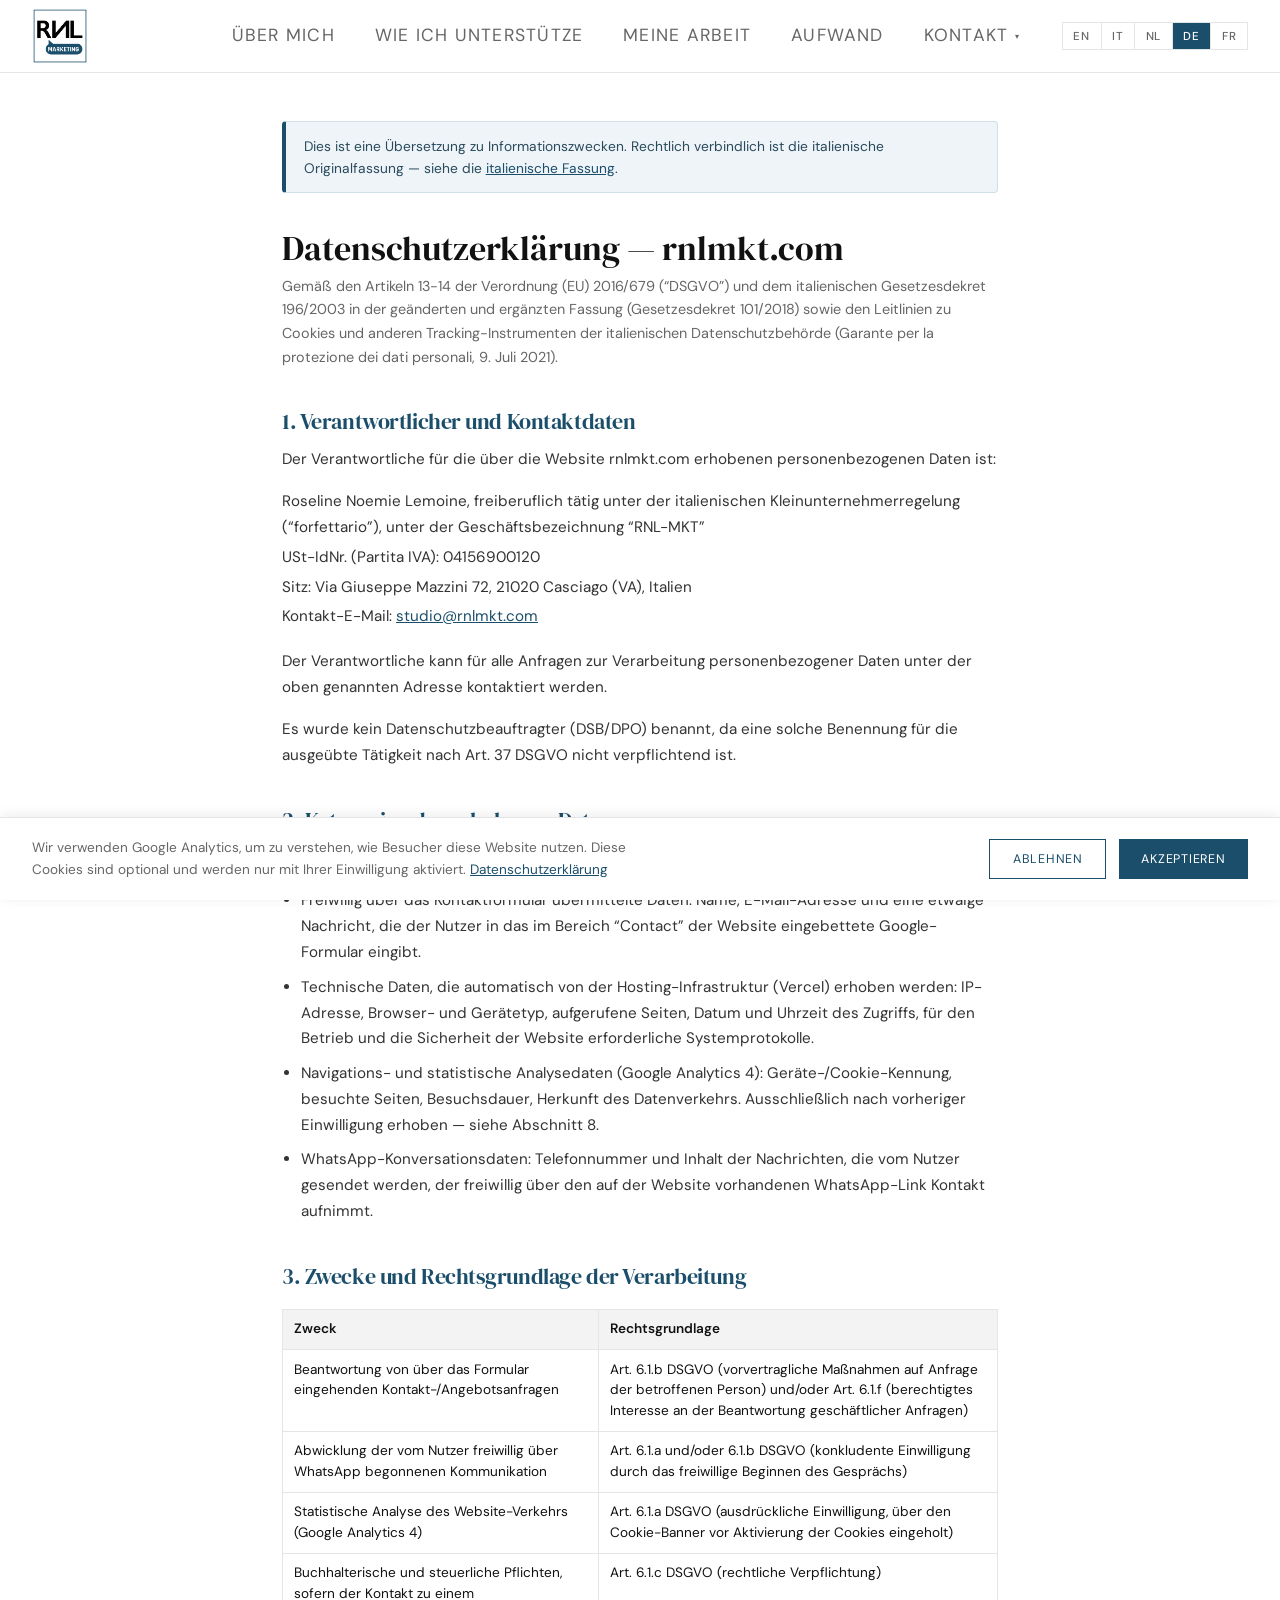
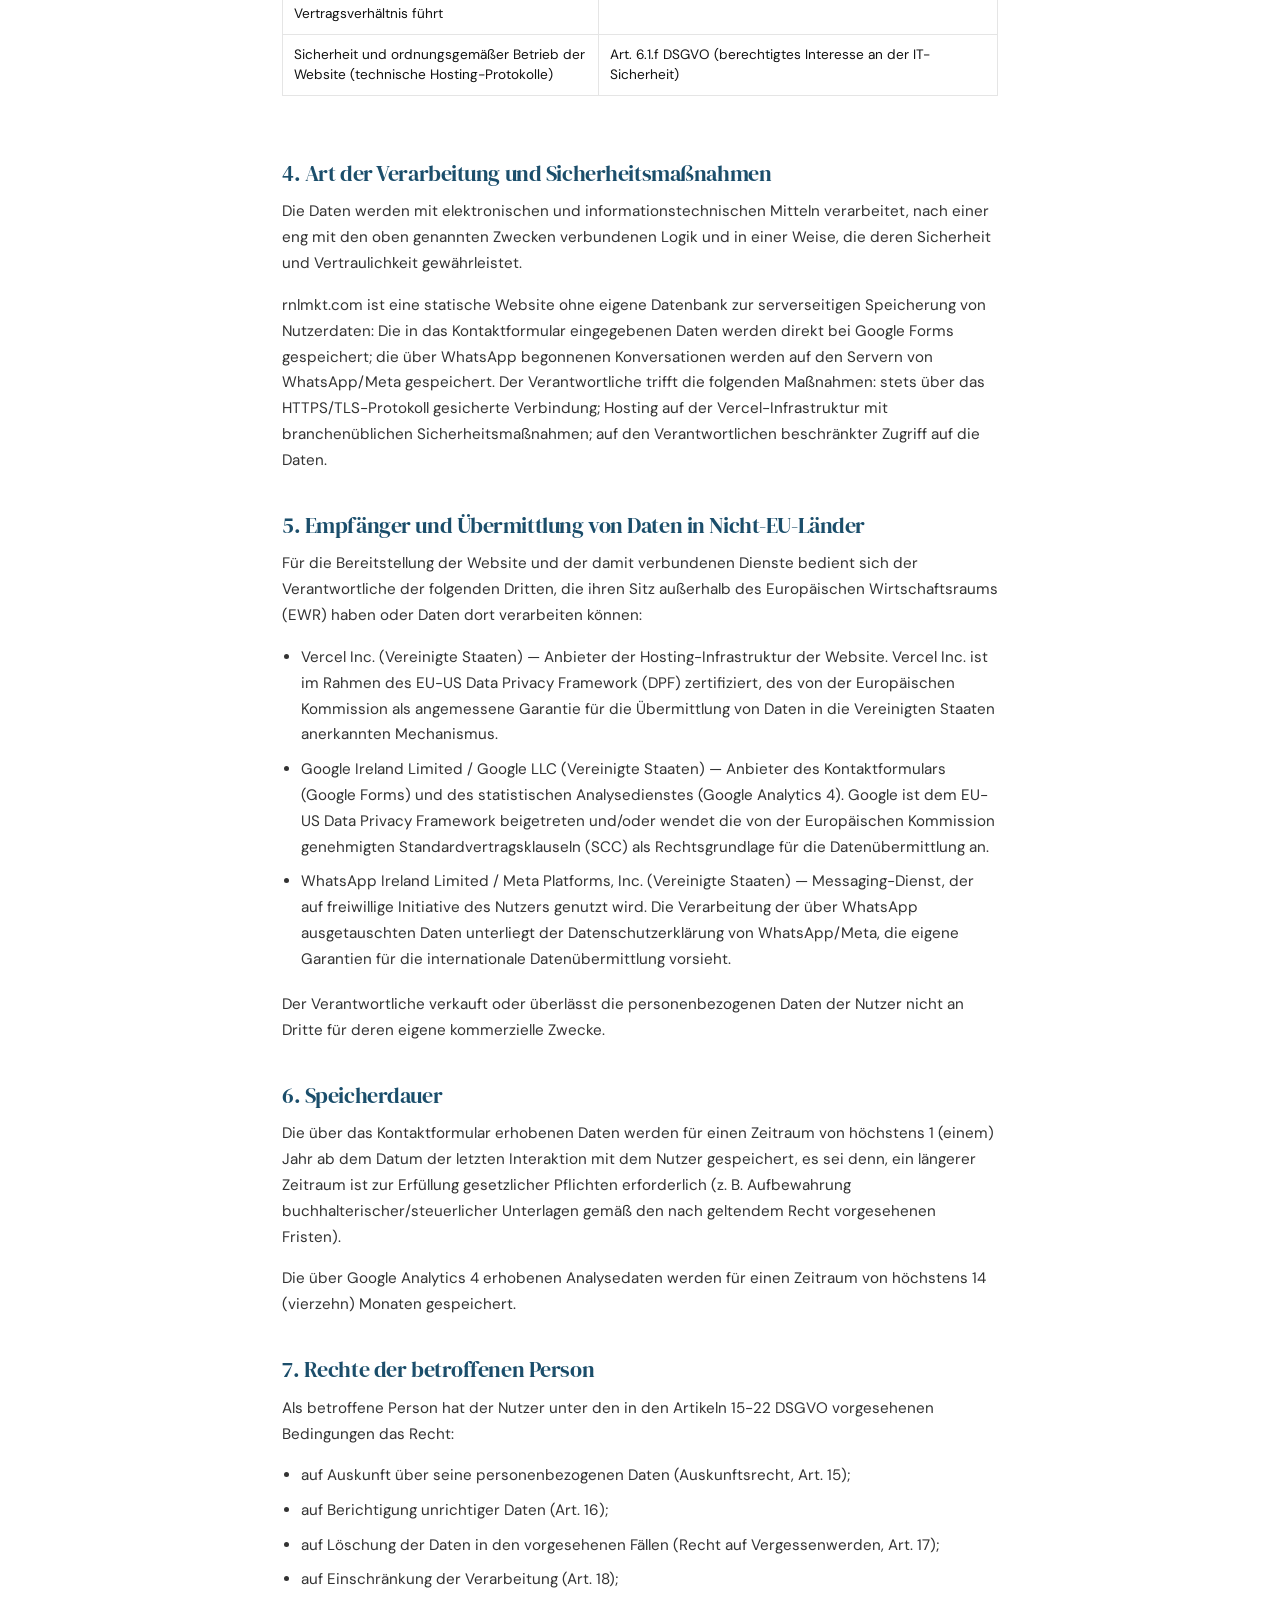
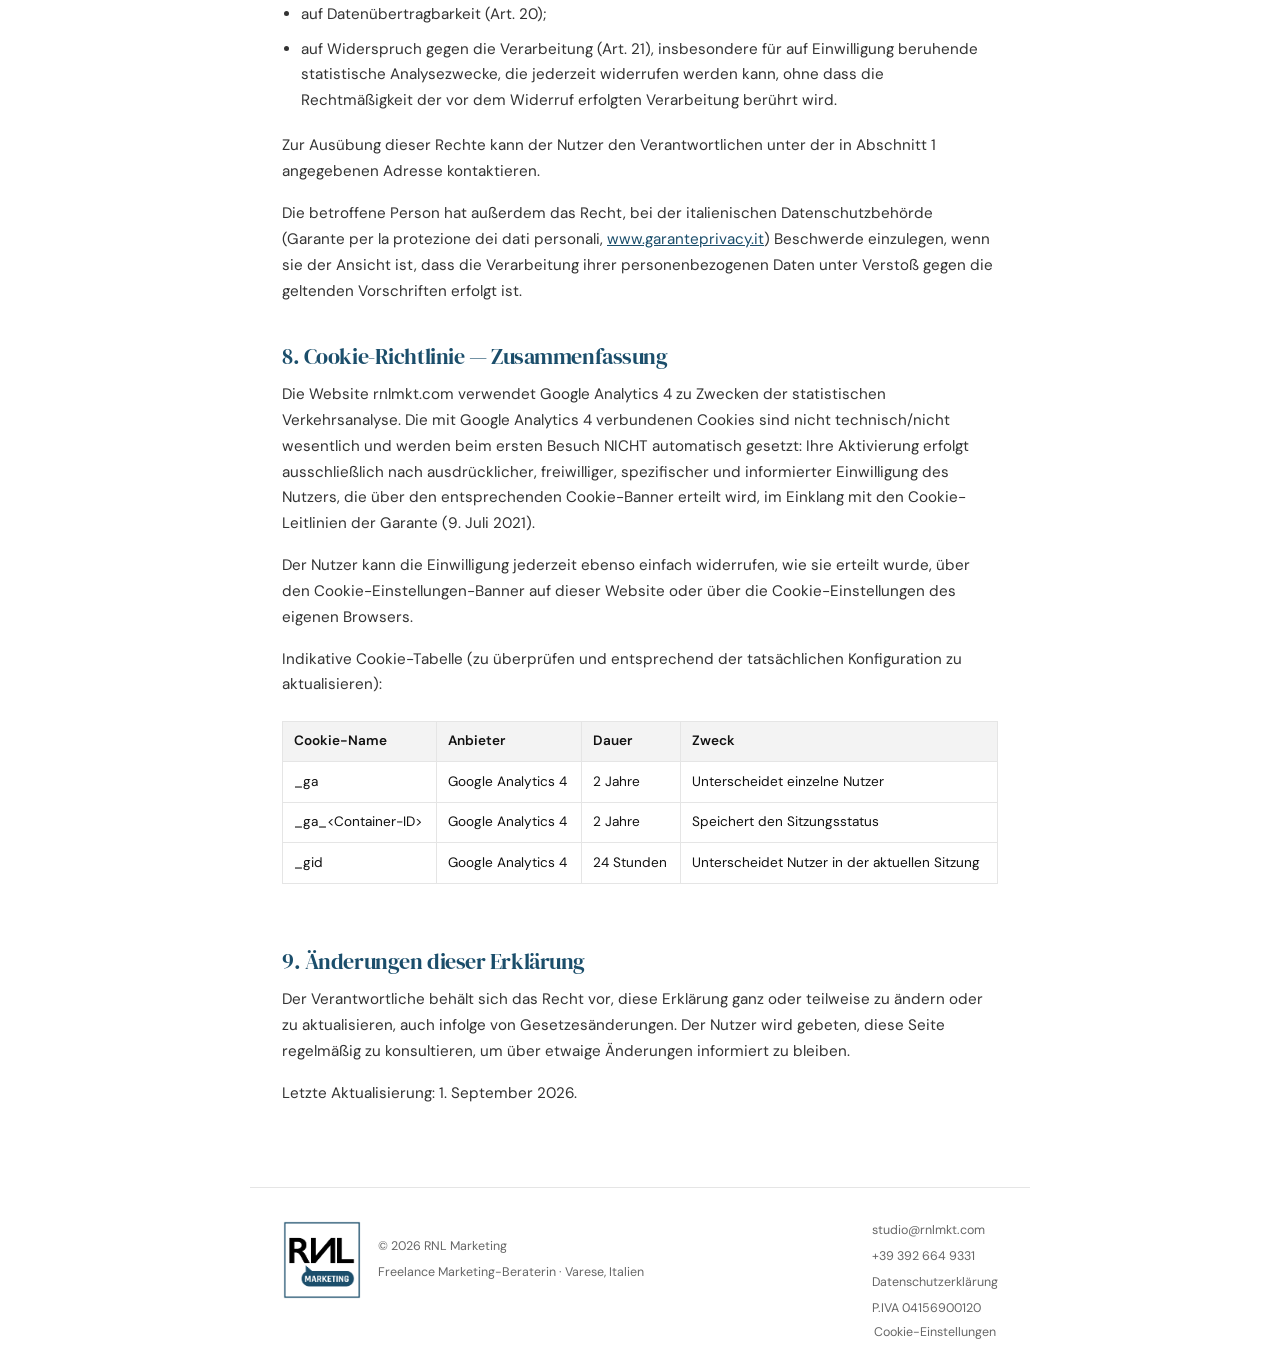
<file: privacy-de.html>
<!DOCTYPE html>
<html lang="de">
<head>
  <!-- Google tag (gtag.js) -->
  <script async src="https://www.googletagmanager.com/gtag/js?id=G-HK5004VRP4"></script>
  <script src="assets/js/analytics-init.js"></script>

  <!-- Google Tag Manager -->
  <script>(function(w,d,s,l,i){w[l]=w[l]||[];w[l].push({'gtm.start':
  new Date().getTime(),event:'gtm.js'});var f=d.getElementsByTagName(s)[0],
  j=d.createElement(s),dl=l!='dataLayer'?'&l='+l:'';j.async=true;j.src=
  'https://www.googletagmanager.com/gtm.js?id='+i+dl;f.parentNode.insertBefore(j,f);
  })(window,document,'script','dataLayer','GTM-M63D8K53');</script>
  <!-- End Google Tag Manager -->

  <meta charset="UTF-8" />
  <meta name="viewport" content="width=device-width, initial-scale=1.0" />
  <title>Datenschutzerklärung — RNL-MKT</title>
  <link rel="preload" href="assets/fonts/dmserifdisplay-regular.woff2" as="font" type="font/woff2" crossorigin />
  <link rel="preload" href="assets/fonts/dmserifdisplay-italic.woff2" as="font" type="font/woff2" crossorigin />
  <link rel="preload" href="assets/fonts/dmsans-variable.woff2" as="font" type="font/woff2" crossorigin />
  <link rel="icon" type="image/png" href="/favicon-96x96.png" sizes="96x96" />
  <link rel="icon" type="image/svg+xml" href="/favicon.svg" />
  <link rel="shortcut icon" href="/favicon.ico" />
  <link rel="apple-touch-icon" sizes="180x180" href="/apple-touch-icon.png" />
  <link rel="manifest" href="/site.webmanifest" />
  <link rel="stylesheet" href="assets/css/site.css">
  <style>
    /* ===== Privacy / legal page (page-scoped; does not touch the shared 5-page layout) ===== */
    .legal { max-width: var(--max-w); margin: 0 auto; padding: 3rem 2rem 4rem; font-family: 'DM Sans', sans-serif; }
    .legal h1 { font-family: 'DM Serif Display', Georgia, serif; font-weight: 400; font-size: 2.1rem; line-height: 1.2; margin: 0 0 0.4rem; color: var(--black); }
    .legal h2 { font-family: 'DM Serif Display', Georgia, serif; font-weight: 400; font-size: 1.35rem; line-height: 1.3; margin: 2.4rem 0 0.7rem; color: var(--accent); }
    .legal p, .legal li { font-size: 0.95rem; line-height: 1.7; color: #333; }
    .legal p { margin: 0 0 1rem; }
    .legal ul { margin: 0 0 1.2rem; padding-left: 1.2rem; }
    .legal li { margin-bottom: 0.55rem; }
    .legal a { color: var(--accent); }
    .legal .legal-lead { font-size: 0.9rem; color: var(--gray); line-height: 1.65; }
    .legal .legal-contact-block { list-style: none; padding-left: 0; margin: 0 0 1.2rem; }
    .legal .legal-contact-block li { margin-bottom: 0.25rem; }
    .legal table { width: 100%; border-collapse: collapse; margin: 0.4rem 0 1.6rem; font-size: 0.85rem; }
    .legal th, .legal td { border: 1px solid var(--border); padding: 0.6rem 0.7rem; text-align: left; vertical-align: top; line-height: 1.5; }
    .legal th { background: var(--light); font-weight: 600; color: var(--black); }
    .legal .table-scroll { overflow-x: auto; }
    .legal hr.legal-divider { border: none; border-top: 1px solid var(--border); margin: 3.5rem 0; }

    /* Authoritative-version / language cross-link */
    .legal-lang-note { background: #eef4f8; border: 1px solid #cfe0ea; border-left: 4px solid var(--accent); border-radius: 4px; padding: 0.8rem 1.1rem; margin: 0 0 2.2rem; font-size: 0.86rem; line-height: 1.6; color: #2a4a5c; }
    .legal-lang-note a { color: var(--accent); }
  </style>
</head>
<body>
  <!-- Google Tag Manager (noscript) -->
  <noscript><iframe src="https://www.googletagmanager.com/ns.html?id=GTM-M63D8K53"
  height="0" width="0" style="display:none;visibility:hidden"></iframe></noscript>
  <!-- End Google Tag Manager (noscript) -->

  <nav>
    <a class="logo" href="portfolio-de.html#hero" aria-label="RNL-MKT">
      <img src="assets/images/brand-logo.png" alt="" width="56" height="56">
    </a>
    <div class="nav-right">
      <ul class="nav-links">
        <li><a href="portfolio-de.html#about">Über mich</a></li>
        <li><a href="portfolio-de.html#services">Wie ich unterstütze</a></li>
        <li><a href="portfolio-de.html#work">Meine Arbeit</a></li>
        <li><a href="portfolio-de.html#pricing">Aufwand</a></li>
        <li class="nav-dropdown">
            <a href="portfolio-de.html#contact" class="nav-dropdown-link">Kontakt</a>
            <button class="nav-dropdown-toggle" type="button" aria-haspopup="true" aria-expanded="false" aria-label="Kontaktoptionen" onclick="toggleContact(this)"><span class="nav-caret" aria-hidden="true">▾</span></button>
            <ul class="nav-dropdown-menu">
              <li><a class="jtel" data-t="KzM5MzkyNjY0OTMzMQ==">Anrufen</a></li>
              <li><a href="https://wa.me/393926649331?text=Hallo%20Roseline%2C%20ich%20melde%20mich%20%C3%BCber%20Ihre%20Website." target="_blank" rel="noopener">Nachricht</a></li>
              <li><a class="jmail" data-e="c3R1ZGlvQHJubG1rdC5jb20=">Mail</a></li>
              <li><a href="https://www.linkedin.com/in/roseline-noemie-lemoine/" target="_blank" rel="noopener">LinkedIn</a></li>
            </ul>
          </li>
      </ul>
      <div class="lang-switcher">
        <button onclick="window.location.href='privacy.html'">EN</button>
        <button onclick="window.location.href='privacy-it.html'">IT</button>
        <button onclick="window.location.href='privacy-nl.html'">NL</button>
        <button class="active">DE</button>
        <button onclick="window.location.href='privacy-fr.html'">FR</button>
      </div>
      <button class="nav-toggle" type="button" aria-label="Menu" aria-expanded="false" aria-controls="mobile-menu" onclick="toggleMenu(this)">
        <span class="nav-toggle-bars" aria-hidden="true"><span></span><span></span><span></span></span>
      </button>
    </div>
    <div class="mobile-menu" id="mobile-menu">
      <ul>
        <li><a href="portfolio-de.html#about">Über mich</a></li>
        <li><a href="portfolio-de.html#services">Wie ich unterstütze</a></li>
        <li><a href="portfolio-de.html#work">Meine Arbeit</a></li>
        <li><a href="portfolio-de.html#pricing">Aufwand</a></li>
        <li><a href="portfolio-de.html#contact">Kontakt</a></li>
        <li><a href="https://www.linkedin.com/in/roseline-noemie-lemoine/" target="_blank" rel="noopener">LinkedIn</a></li>
      </ul>
    </div>
  </nav>

  <main class="legal">

    <div class="legal-lang-note">Dies ist eine Übersetzung zu Informationszwecken. Rechtlich verbindlich ist die italienische Originalfassung — siehe die <a href="privacy-it.html">italienische Fassung</a>.</div>

    <h1>Datenschutzerklärung — rnlmkt.com</h1>

    <p class="legal-lead">Gemäß den Artikeln 13-14 der Verordnung (EU) 2016/679 (“DSGVO”) und dem italienischen Gesetzesdekret 196/2003 in der geänderten und ergänzten Fassung (Gesetzesdekret 101/2018) sowie den Leitlinien zu Cookies und anderen Tracking-Instrumenten der italienischen Datenschutzbehörde (Garante per la protezione dei dati personali, 9. Juli 2021).</p>

    <h2>1. Verantwortlicher und Kontaktdaten</h2>
    <p>Der Verantwortliche für die über die Website rnlmkt.com erhobenen personenbezogenen Daten ist:</p>
    <ul class="legal-contact-block">
  <li>Roseline Noemie Lemoine, freiberuflich tätig unter der italienischen Kleinunternehmerregelung (“forfettario”), unter der Geschäftsbezeichnung “RNL-MKT”</li>
  <li>USt-IdNr. (Partita IVA): 04156900120</li>
  <li>Sitz: Via Giuseppe Mazzini 72, 21020 Casciago (VA), Italien</li>
  <li>Kontakt-E-Mail: <a class="jmail jmail-show" data-e="c3R1ZGlvQHJubG1rdC5jb20="></a></li>
</ul>
    <p>Der Verantwortliche kann für alle Anfragen zur Verarbeitung personenbezogener Daten unter der oben genannten Adresse kontaktiert werden.</p>
    <p>Es wurde kein Datenschutzbeauftragter (DSB/DPO) benannt, da eine solche Benennung für die ausgeübte Tätigkeit nach Art. 37 DSGVO nicht verpflichtend ist.</p>

    <h2>2. Kategorien der erhobenen Daten</h2>
    <p>Die Website rnlmkt.com erhebt die folgenden Kategorien personenbezogener Daten:</p>
    <ul>
  <li>Freiwillig über das Kontaktformular übermittelte Daten: Name, E-Mail-Adresse und eine etwaige Nachricht, die der Nutzer in das im Bereich “Contact” der Website eingebettete Google-Formular eingibt.</li>
  <li>Technische Daten, die automatisch von der Hosting-Infrastruktur (Vercel) erhoben werden: IP-Adresse, Browser- und Gerätetyp, aufgerufene Seiten, Datum und Uhrzeit des Zugriffs, für den Betrieb und die Sicherheit der Website erforderliche Systemprotokolle.</li>
  <li>Navigations- und statistische Analysedaten (Google Analytics 4): Geräte-/Cookie-Kennung, besuchte Seiten, Besuchsdauer, Herkunft des Datenverkehrs. Ausschließlich nach vorheriger Einwilligung erhoben — siehe Abschnitt 8.</li>
  <li>WhatsApp-Konversationsdaten: Telefonnummer und Inhalt der Nachrichten, die vom Nutzer gesendet werden, der freiwillig über den auf der Website vorhandenen WhatsApp-Link Kontakt aufnimmt.</li>
</ul>
    <h2>3. Zwecke und Rechtsgrundlage der Verarbeitung</h2>
    <div class="table-scroll">
  <table>
    <thead><tr><th>Zweck</th><th>Rechtsgrundlage</th></tr></thead>
    <tbody>
    <tr><td>Beantwortung von über das Formular eingehenden Kontakt-/Angebotsanfragen</td><td>Art. 6.1.b DSGVO (vorvertragliche Maßnahmen auf Anfrage der betroffenen Person) und/oder Art. 6.1.f (berechtigtes Interesse an der Beantwortung geschäftlicher Anfragen)</td></tr>
    <tr><td>Abwicklung der vom Nutzer freiwillig über WhatsApp begonnenen Kommunikation</td><td>Art. 6.1.a und/oder 6.1.b DSGVO (konkludente Einwilligung durch das freiwillige Beginnen des Gesprächs)</td></tr>
    <tr><td>Statistische Analyse des Website-Verkehrs (Google Analytics 4)</td><td>Art. 6.1.a DSGVO (ausdrückliche Einwilligung, über den Cookie-Banner vor Aktivierung der Cookies eingeholt)</td></tr>
    <tr><td>Buchhalterische und steuerliche Pflichten, sofern der Kontakt zu einem Vertragsverhältnis führt</td><td>Art. 6.1.c DSGVO (rechtliche Verpflichtung)</td></tr>
    <tr><td>Sicherheit und ordnungsgemäßer Betrieb der Website (technische Hosting-Protokolle)</td><td>Art. 6.1.f DSGVO (berechtigtes Interesse an der IT-Sicherheit)</td></tr>
    </tbody>
  </table>
</div>

    <h2>4. Art der Verarbeitung und Sicherheitsmaßnahmen</h2>
    <p>Die Daten werden mit elektronischen und informationstechnischen Mitteln verarbeitet, nach einer eng mit den oben genannten Zwecken verbundenen Logik und in einer Weise, die deren Sicherheit und Vertraulichkeit gewährleistet.</p>
    <p>rnlmkt.com ist eine statische Website ohne eigene Datenbank zur serverseitigen Speicherung von Nutzerdaten: Die in das Kontaktformular eingegebenen Daten werden direkt bei Google Forms gespeichert; die über WhatsApp begonnenen Konversationen werden auf den Servern von WhatsApp/Meta gespeichert. Der Verantwortliche trifft die folgenden Maßnahmen: stets über das HTTPS/TLS-Protokoll gesicherte Verbindung; Hosting auf der Vercel-Infrastruktur mit branchenüblichen Sicherheitsmaßnahmen; auf den Verantwortlichen beschränkter Zugriff auf die Daten.</p>

    <h2>5. Empfänger und Übermittlung von Daten in Nicht-EU-Länder</h2>
    <p>Für die Bereitstellung der Website und der damit verbundenen Dienste bedient sich der Verantwortliche der folgenden Dritten, die ihren Sitz außerhalb des Europäischen Wirtschaftsraums (EWR) haben oder Daten dort verarbeiten können:</p>
    <ul>
  <li>Vercel Inc. (Vereinigte Staaten) — Anbieter der Hosting-Infrastruktur der Website. Vercel Inc. ist im Rahmen des EU-US Data Privacy Framework (DPF) zertifiziert, des von der Europäischen Kommission als angemessene Garantie für die Übermittlung von Daten in die Vereinigten Staaten anerkannten Mechanismus.</li>
  <li>Google Ireland Limited / Google LLC (Vereinigte Staaten) — Anbieter des Kontaktformulars (Google Forms) und des statistischen Analysedienstes (Google Analytics 4). Google ist dem EU-US Data Privacy Framework beigetreten und/oder wendet die von der Europäischen Kommission genehmigten Standardvertragsklauseln (SCC) als Rechtsgrundlage für die Datenübermittlung an.</li>
  <li>WhatsApp Ireland Limited / Meta Platforms, Inc. (Vereinigte Staaten) — Messaging-Dienst, der auf freiwillige Initiative des Nutzers genutzt wird. Die Verarbeitung der über WhatsApp ausgetauschten Daten unterliegt der Datenschutzerklärung von WhatsApp/Meta, die eigene Garantien für die internationale Datenübermittlung vorsieht.</li>
</ul>
    <p>Der Verantwortliche verkauft oder überlässt die personenbezogenen Daten der Nutzer nicht an Dritte für deren eigene kommerzielle Zwecke.</p>
    <h2>6. Speicherdauer</h2>
    <p>Die über das Kontaktformular erhobenen Daten werden für einen Zeitraum von höchstens 1 (einem) Jahr ab dem Datum der letzten Interaktion mit dem Nutzer gespeichert, es sei denn, ein längerer Zeitraum ist zur Erfüllung gesetzlicher Pflichten erforderlich (z. B. Aufbewahrung buchhalterischer/steuerlicher Unterlagen gemäß den nach geltendem Recht vorgesehenen Fristen).</p>
    <p>Die über Google Analytics 4 erhobenen Analysedaten werden für einen Zeitraum von höchstens 14 (vierzehn) Monaten gespeichert.</p>
    <h2>7. Rechte der betroffenen Person</h2>
    <p>Als betroffene Person hat der Nutzer unter den in den Artikeln 15-22 DSGVO vorgesehenen Bedingungen das Recht:</p>
    <ul>
  <li>auf Auskunft über seine personenbezogenen Daten (Auskunftsrecht, Art. 15);</li>
  <li>auf Berichtigung unrichtiger Daten (Art. 16);</li>
  <li>auf Löschung der Daten in den vorgesehenen Fällen (Recht auf Vergessenwerden, Art. 17);</li>
  <li>auf Einschränkung der Verarbeitung (Art. 18);</li>
  <li>auf Datenübertragbarkeit (Art. 20);</li>
  <li>auf Widerspruch gegen die Verarbeitung (Art. 21), insbesondere für auf Einwilligung beruhende statistische Analysezwecke, die jederzeit widerrufen werden kann, ohne dass die Rechtmäßigkeit der vor dem Widerruf erfolgten Verarbeitung berührt wird.</li>
</ul>
    <p>Zur Ausübung dieser Rechte kann der Nutzer den Verantwortlichen unter der in Abschnitt 1 angegebenen Adresse kontaktieren.</p>
    <p>Die betroffene Person hat außerdem das Recht, bei der italienischen Datenschutzbehörde (Garante per la protezione dei dati personali, <a href="https://www.garanteprivacy.it" target="_blank" rel="noopener">www.garanteprivacy.it</a>) Beschwerde einzulegen, wenn sie der Ansicht ist, dass die Verarbeitung ihrer personenbezogenen Daten unter Verstoß gegen die geltenden Vorschriften erfolgt ist.</p>

    <h2>8. Cookie-Richtlinie — Zusammenfassung</h2>
    <p>Die Website rnlmkt.com verwendet Google Analytics 4 zu Zwecken der statistischen Verkehrsanalyse. Die mit Google Analytics 4 verbundenen Cookies sind nicht technisch/nicht wesentlich und werden beim ersten Besuch NICHT automatisch gesetzt: Ihre Aktivierung erfolgt ausschließlich nach ausdrücklicher, freiwilliger, spezifischer und informierter Einwilligung des Nutzers, die über den entsprechenden Cookie-Banner erteilt wird, im Einklang mit den Cookie-Leitlinien der Garante (9. Juli 2021).</p>
    <p>Der Nutzer kann die Einwilligung jederzeit ebenso einfach widerrufen, wie sie erteilt wurde, über den Cookie-Einstellungen-Banner auf dieser Website oder über die Cookie-Einstellungen des eigenen Browsers.</p>
    <p>Indikative Cookie-Tabelle (zu überprüfen und entsprechend der tatsächlichen Konfiguration zu aktualisieren):</p>
    <div class="table-scroll">
  <table>
    <thead><tr><th>Cookie-Name</th><th>Anbieter</th><th>Dauer</th><th>Zweck</th></tr></thead>
    <tbody>
    <tr><td>_ga</td><td>Google Analytics 4</td><td>2 Jahre</td><td>Unterscheidet einzelne Nutzer</td></tr>
    <tr><td>_ga_&lt;Container-ID&gt;</td><td>Google Analytics 4</td><td>2 Jahre</td><td>Speichert den Sitzungsstatus</td></tr>
    <tr><td>_gid</td><td>Google Analytics 4</td><td>24 Stunden</td><td>Unterscheidet Nutzer in der aktuellen Sitzung</td></tr>
    </tbody>
  </table>
</div>
    <h2>9. Änderungen dieser Erklärung</h2>
    <p>Der Verantwortliche behält sich das Recht vor, diese Erklärung ganz oder teilweise zu ändern oder zu aktualisieren, auch infolge von Gesetzesänderungen. Der Nutzer wird gebeten, diese Seite regelmäßig zu konsultieren, um über etwaige Änderungen informiert zu bleiben.</p>
    <p>Letzte Aktualisierung: 1. September 2026.</p>

  </main>

  <footer>
    <div class="footer-brand">
      <img src="assets/images/brand-logo.png" alt="" width="40" height="40" class="footer-logo">
      <div class="footer-left">
      <span>© 2026 RNL Marketing</span>
      <span>Freelance Marketing-Beraterin · Varese, Italien</span>
      </div>
    </div>
    <div class="footer-right">
      <a class="jmail jmail-show" data-e="c3R1ZGlvQHJubG1rdC5jb20=">Email</a>
      <a class="jtel jtel-show" data-t="KzM5MzkyNjY0OTMzMQ==" data-d="KzM5IDM5MiA2NjQgOTMzMQ==">Phone</a>
      <a href="privacy-de.html">Datenschutzerklärung</a>
      <span>P.IVA 04156900120</span>
    </div>
  </footer>

  <script src="assets/js/site.js"></script>
</body>
</html>
</file>
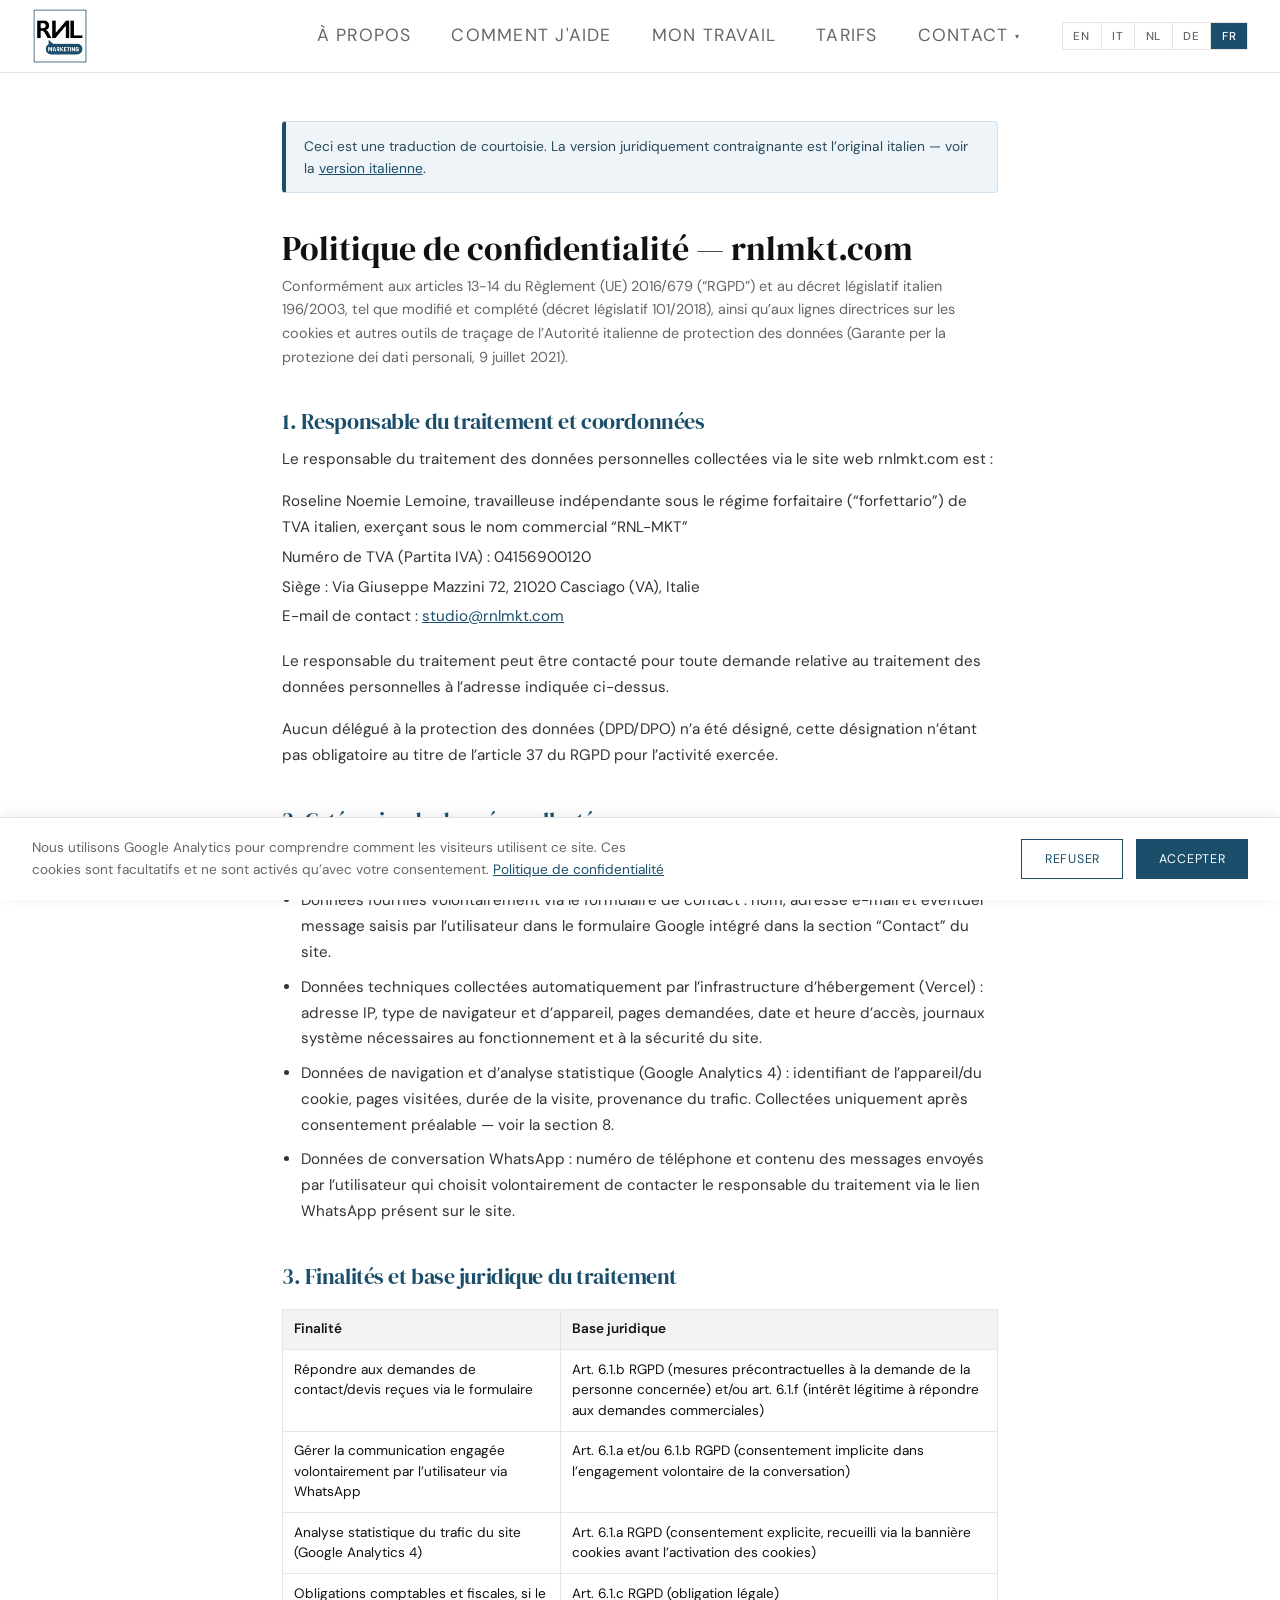
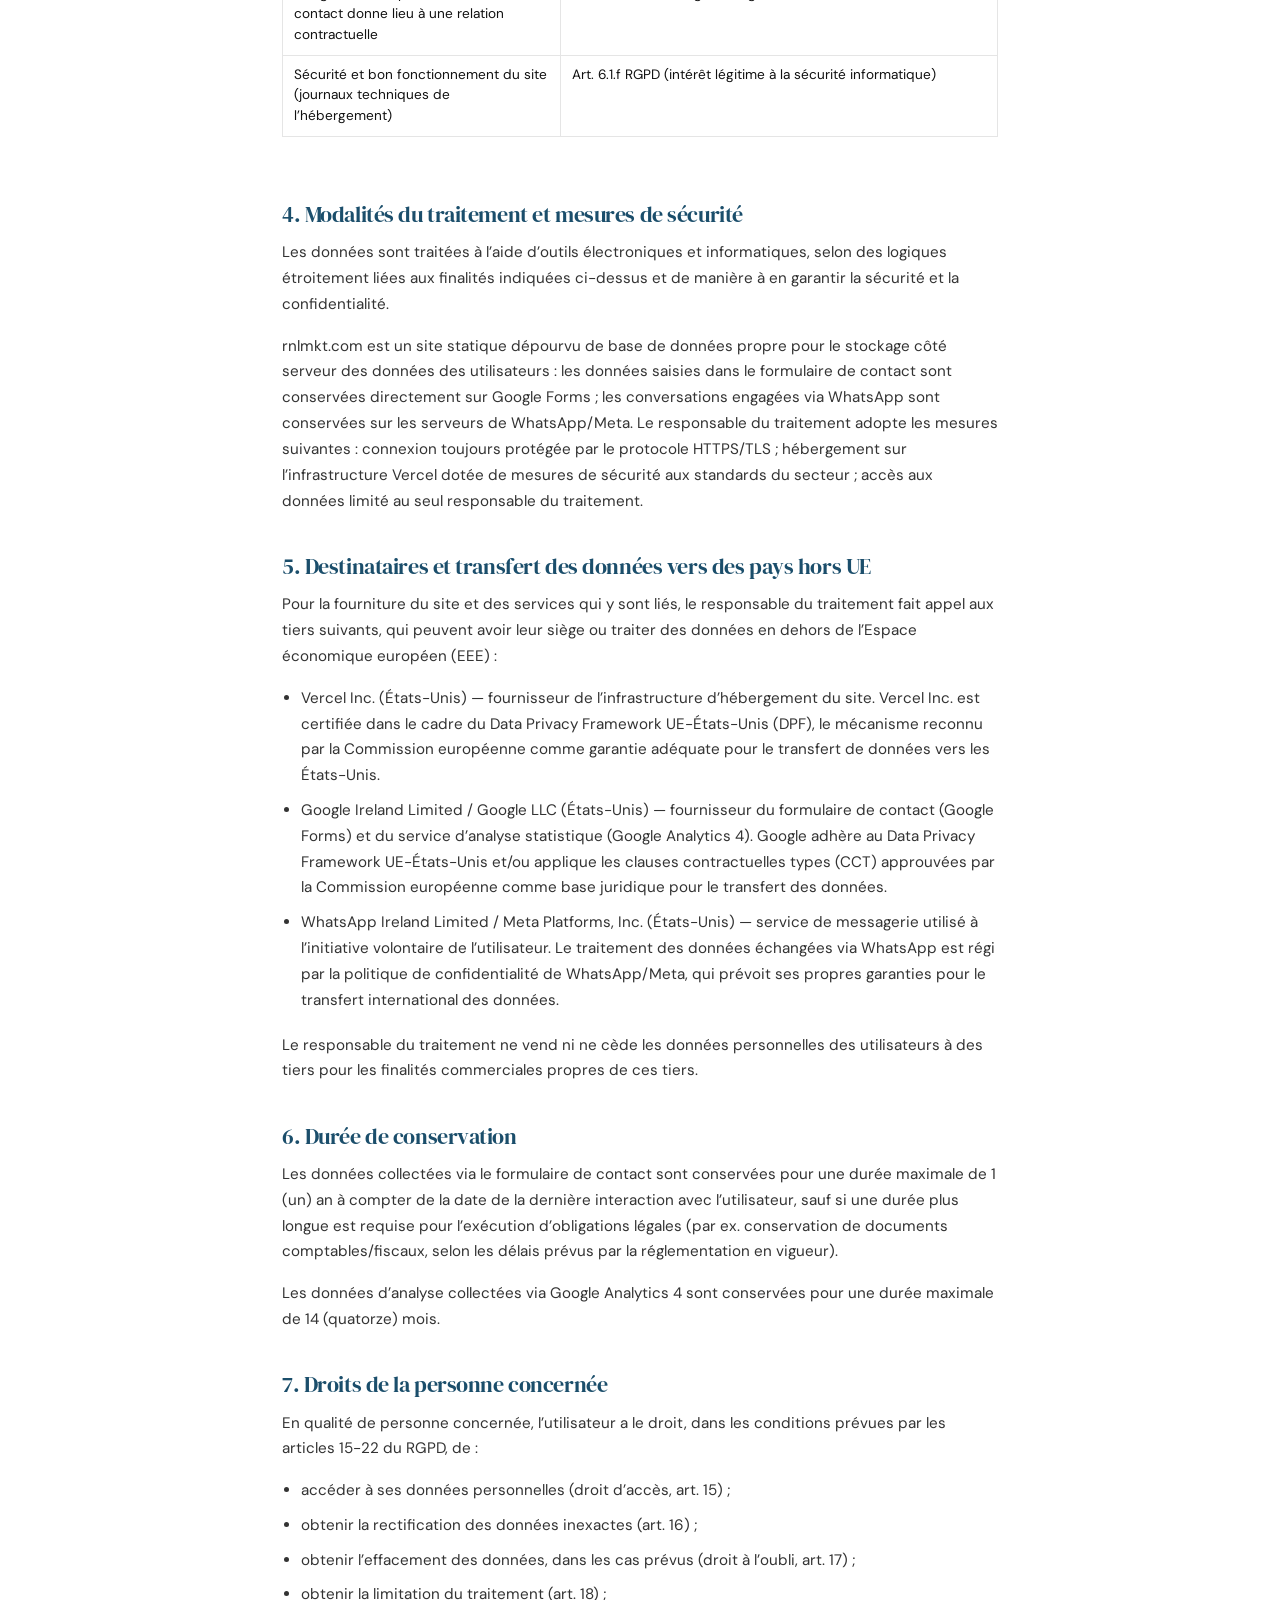
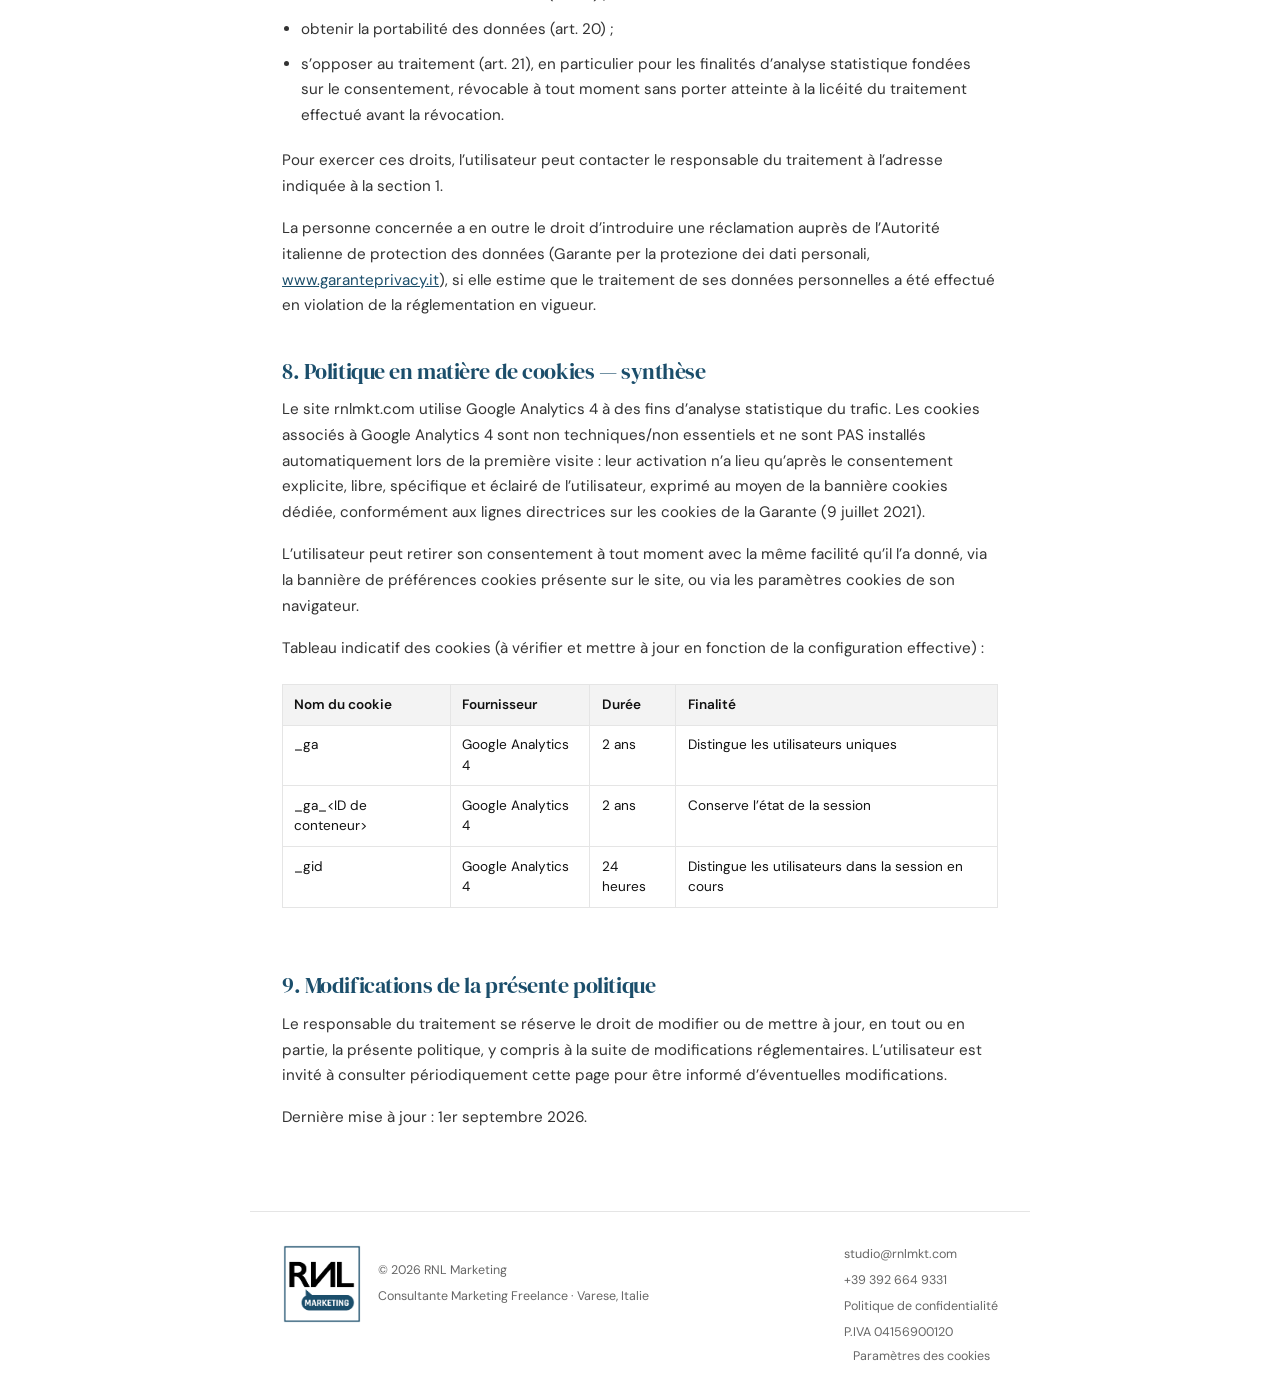
<file: privacy-fr.html>
<!DOCTYPE html>
<html lang="fr">
<head>
  <!-- Google tag (gtag.js) -->
  <script async src="https://www.googletagmanager.com/gtag/js?id=G-HK5004VRP4"></script>
  <script src="assets/js/analytics-init.js"></script>

  <!-- Google Tag Manager -->
  <script>(function(w,d,s,l,i){w[l]=w[l]||[];w[l].push({'gtm.start':
  new Date().getTime(),event:'gtm.js'});var f=d.getElementsByTagName(s)[0],
  j=d.createElement(s),dl=l!='dataLayer'?'&l='+l:'';j.async=true;j.src=
  'https://www.googletagmanager.com/gtm.js?id='+i+dl;f.parentNode.insertBefore(j,f);
  })(window,document,'script','dataLayer','GTM-M63D8K53');</script>
  <!-- End Google Tag Manager -->

  <meta charset="UTF-8" />
  <meta name="viewport" content="width=device-width, initial-scale=1.0" />
  <title>Politique de confidentialité — RNL-MKT</title>
  <link rel="preload" href="assets/fonts/dmserifdisplay-regular.woff2" as="font" type="font/woff2" crossorigin />
  <link rel="preload" href="assets/fonts/dmserifdisplay-italic.woff2" as="font" type="font/woff2" crossorigin />
  <link rel="preload" href="assets/fonts/dmsans-variable.woff2" as="font" type="font/woff2" crossorigin />
  <link rel="icon" type="image/png" href="/favicon-96x96.png" sizes="96x96" />
  <link rel="icon" type="image/svg+xml" href="/favicon.svg" />
  <link rel="shortcut icon" href="/favicon.ico" />
  <link rel="apple-touch-icon" sizes="180x180" href="/apple-touch-icon.png" />
  <link rel="manifest" href="/site.webmanifest" />
  <link rel="stylesheet" href="assets/css/site.css">
  <style>
    /* ===== Privacy / legal page (page-scoped; does not touch the shared 5-page layout) ===== */
    .legal { max-width: var(--max-w); margin: 0 auto; padding: 3rem 2rem 4rem; font-family: 'DM Sans', sans-serif; }
    .legal h1 { font-family: 'DM Serif Display', Georgia, serif; font-weight: 400; font-size: 2.1rem; line-height: 1.2; margin: 0 0 0.4rem; color: var(--black); }
    .legal h2 { font-family: 'DM Serif Display', Georgia, serif; font-weight: 400; font-size: 1.35rem; line-height: 1.3; margin: 2.4rem 0 0.7rem; color: var(--accent); }
    .legal p, .legal li { font-size: 0.95rem; line-height: 1.7; color: #333; }
    .legal p { margin: 0 0 1rem; }
    .legal ul { margin: 0 0 1.2rem; padding-left: 1.2rem; }
    .legal li { margin-bottom: 0.55rem; }
    .legal a { color: var(--accent); }
    .legal .legal-lead { font-size: 0.9rem; color: var(--gray); line-height: 1.65; }
    .legal .legal-contact-block { list-style: none; padding-left: 0; margin: 0 0 1.2rem; }
    .legal .legal-contact-block li { margin-bottom: 0.25rem; }
    .legal table { width: 100%; border-collapse: collapse; margin: 0.4rem 0 1.6rem; font-size: 0.85rem; }
    .legal th, .legal td { border: 1px solid var(--border); padding: 0.6rem 0.7rem; text-align: left; vertical-align: top; line-height: 1.5; }
    .legal th { background: var(--light); font-weight: 600; color: var(--black); }
    .legal .table-scroll { overflow-x: auto; }
    .legal hr.legal-divider { border: none; border-top: 1px solid var(--border); margin: 3.5rem 0; }

    /* Authoritative-version / language cross-link */
    .legal-lang-note { background: #eef4f8; border: 1px solid #cfe0ea; border-left: 4px solid var(--accent); border-radius: 4px; padding: 0.8rem 1.1rem; margin: 0 0 2.2rem; font-size: 0.86rem; line-height: 1.6; color: #2a4a5c; }
    .legal-lang-note a { color: var(--accent); }
  </style>
</head>
<body>
  <!-- Google Tag Manager (noscript) -->
  <noscript><iframe src="https://www.googletagmanager.com/ns.html?id=GTM-M63D8K53"
  height="0" width="0" style="display:none;visibility:hidden"></iframe></noscript>
  <!-- End Google Tag Manager (noscript) -->

  <nav>
    <a class="logo" href="portfolio-fr.html#hero" aria-label="RNL-MKT">
      <img src="assets/images/brand-logo.png" alt="" width="56" height="56">
    </a>
    <div class="nav-right">
      <ul class="nav-links">
        <li><a href="portfolio-fr.html#about">À propos</a></li>
        <li><a href="portfolio-fr.html#services">Comment j'aide</a></li>
        <li><a href="portfolio-fr.html#work">Mon travail</a></li>
        <li><a href="portfolio-fr.html#pricing">Tarifs</a></li>
        <li class="nav-dropdown">
            <a href="portfolio-fr.html#contact" class="nav-dropdown-link">Contact</a>
            <button class="nav-dropdown-toggle" type="button" aria-haspopup="true" aria-expanded="false" aria-label="Options de contact" onclick="toggleContact(this)"><span class="nav-caret" aria-hidden="true">▾</span></button>
            <ul class="nav-dropdown-menu">
              <li><a class="jtel" data-t="KzM5MzkyNjY0OTMzMQ==">Appeler</a></li>
              <li><a href="https://wa.me/393926649331?text=Bonjour%20Roseline%2C%20je%20vous%20contacte%20depuis%20votre%20site." target="_blank" rel="noopener">Message</a></li>
              <li><a class="jmail" data-e="c3R1ZGlvQHJubG1rdC5jb20=">Mail</a></li>
              <li><a href="https://www.linkedin.com/in/roseline-noemie-lemoine/" target="_blank" rel="noopener">LinkedIn</a></li>
            </ul>
          </li>
      </ul>
      <div class="lang-switcher">
        <button onclick="window.location.href='privacy.html'">EN</button>
        <button onclick="window.location.href='privacy-it.html'">IT</button>
        <button onclick="window.location.href='privacy-nl.html'">NL</button>
        <button onclick="window.location.href='privacy-de.html'">DE</button>
        <button class="active">FR</button>
      </div>
      <button class="nav-toggle" type="button" aria-label="Menu" aria-expanded="false" aria-controls="mobile-menu" onclick="toggleMenu(this)">
        <span class="nav-toggle-bars" aria-hidden="true"><span></span><span></span><span></span></span>
      </button>
    </div>
    <div class="mobile-menu" id="mobile-menu">
      <ul>
        <li><a href="portfolio-fr.html#about">À propos</a></li>
        <li><a href="portfolio-fr.html#services">Comment j'aide</a></li>
        <li><a href="portfolio-fr.html#work">Mon travail</a></li>
        <li><a href="portfolio-fr.html#pricing">Tarifs</a></li>
        <li><a href="portfolio-fr.html#contact">Contact</a></li>
        <li><a href="https://www.linkedin.com/in/roseline-noemie-lemoine/" target="_blank" rel="noopener">LinkedIn</a></li>
      </ul>
    </div>
  </nav>

  <main class="legal">

    <div class="legal-lang-note">Ceci est une traduction de courtoisie. La version juridiquement contraignante est l’original italien — voir la <a href="privacy-it.html">version italienne</a>.</div>

    <h1>Politique de confidentialité — rnlmkt.com</h1>

    <p class="legal-lead">Conformément aux articles 13-14 du Règlement (UE) 2016/679 (“RGPD”) et au décret législatif italien 196/2003, tel que modifié et complété (décret législatif 101/2018), ainsi qu’aux lignes directrices sur les cookies et autres outils de traçage de l’Autorité italienne de protection des données (Garante per la protezione dei dati personali, 9 juillet 2021).</p>

    <h2>1. Responsable du traitement et coordonnées</h2>
    <p>Le responsable du traitement des données personnelles collectées via le site web rnlmkt.com est :</p>
    <ul class="legal-contact-block">
  <li>Roseline Noemie Lemoine, travailleuse indépendante sous le régime forfaitaire (“forfettario”) de TVA italien, exerçant sous le nom commercial “RNL-MKT”</li>
  <li>Numéro de TVA (Partita IVA) : 04156900120</li>
  <li>Siège : Via Giuseppe Mazzini 72, 21020 Casciago (VA), Italie</li>
  <li>E-mail de contact : <a class="jmail jmail-show" data-e="c3R1ZGlvQHJubG1rdC5jb20="></a></li>
</ul>
    <p>Le responsable du traitement peut être contacté pour toute demande relative au traitement des données personnelles à l’adresse indiquée ci-dessus.</p>
    <p>Aucun délégué à la protection des données (DPD/DPO) n’a été désigné, cette désignation n’étant pas obligatoire au titre de l’article 37 du RGPD pour l’activité exercée.</p>

    <h2>2. Catégories de données collectées</h2>
    <p>Le site rnlmkt.com collecte les catégories de données personnelles suivantes :</p>
    <ul>
  <li>Données fournies volontairement via le formulaire de contact : nom, adresse e-mail et éventuel message saisis par l’utilisateur dans le formulaire Google intégré dans la section “Contact” du site.</li>
  <li>Données techniques collectées automatiquement par l’infrastructure d’hébergement (Vercel) : adresse IP, type de navigateur et d’appareil, pages demandées, date et heure d’accès, journaux système nécessaires au fonctionnement et à la sécurité du site.</li>
  <li>Données de navigation et d’analyse statistique (Google Analytics 4) : identifiant de l’appareil/du cookie, pages visitées, durée de la visite, provenance du trafic. Collectées uniquement après consentement préalable — voir la section 8.</li>
  <li>Données de conversation WhatsApp : numéro de téléphone et contenu des messages envoyés par l’utilisateur qui choisit volontairement de contacter le responsable du traitement via le lien WhatsApp présent sur le site.</li>
</ul>
    <h2>3. Finalités et base juridique du traitement</h2>
    <div class="table-scroll">
  <table>
    <thead><tr><th>Finalité</th><th>Base juridique</th></tr></thead>
    <tbody>
    <tr><td>Répondre aux demandes de contact/devis reçues via le formulaire</td><td>Art. 6.1.b RGPD (mesures précontractuelles à la demande de la personne concernée) et/ou art. 6.1.f (intérêt légitime à répondre aux demandes commerciales)</td></tr>
    <tr><td>Gérer la communication engagée volontairement par l’utilisateur via WhatsApp</td><td>Art. 6.1.a et/ou 6.1.b RGPD (consentement implicite dans l’engagement volontaire de la conversation)</td></tr>
    <tr><td>Analyse statistique du trafic du site (Google Analytics 4)</td><td>Art. 6.1.a RGPD (consentement explicite, recueilli via la bannière cookies avant l’activation des cookies)</td></tr>
    <tr><td>Obligations comptables et fiscales, si le contact donne lieu à une relation contractuelle</td><td>Art. 6.1.c RGPD (obligation légale)</td></tr>
    <tr><td>Sécurité et bon fonctionnement du site (journaux techniques de l’hébergement)</td><td>Art. 6.1.f RGPD (intérêt légitime à la sécurité informatique)</td></tr>
    </tbody>
  </table>
</div>

    <h2>4. Modalités du traitement et mesures de sécurité</h2>
    <p>Les données sont traitées à l’aide d’outils électroniques et informatiques, selon des logiques étroitement liées aux finalités indiquées ci-dessus et de manière à en garantir la sécurité et la confidentialité.</p>
    <p>rnlmkt.com est un site statique dépourvu de base de données propre pour le stockage côté serveur des données des utilisateurs : les données saisies dans le formulaire de contact sont conservées directement sur Google Forms ; les conversations engagées via WhatsApp sont conservées sur les serveurs de WhatsApp/Meta. Le responsable du traitement adopte les mesures suivantes : connexion toujours protégée par le protocole HTTPS/TLS ; hébergement sur l’infrastructure Vercel dotée de mesures de sécurité aux standards du secteur ; accès aux données limité au seul responsable du traitement.</p>

    <h2>5. Destinataires et transfert des données vers des pays hors UE</h2>
    <p>Pour la fourniture du site et des services qui y sont liés, le responsable du traitement fait appel aux tiers suivants, qui peuvent avoir leur siège ou traiter des données en dehors de l’Espace économique européen (EEE) :</p>
    <ul>
  <li>Vercel Inc. (États-Unis) — fournisseur de l’infrastructure d’hébergement du site. Vercel Inc. est certifiée dans le cadre du Data Privacy Framework UE-États-Unis (DPF), le mécanisme reconnu par la Commission européenne comme garantie adéquate pour le transfert de données vers les États-Unis.</li>
  <li>Google Ireland Limited / Google LLC (États-Unis) — fournisseur du formulaire de contact (Google Forms) et du service d’analyse statistique (Google Analytics 4). Google adhère au Data Privacy Framework UE-États-Unis et/ou applique les clauses contractuelles types (CCT) approuvées par la Commission européenne comme base juridique pour le transfert des données.</li>
  <li>WhatsApp Ireland Limited / Meta Platforms, Inc. (États-Unis) — service de messagerie utilisé à l’initiative volontaire de l’utilisateur. Le traitement des données échangées via WhatsApp est régi par la politique de confidentialité de WhatsApp/Meta, qui prévoit ses propres garanties pour le transfert international des données.</li>
</ul>
    <p>Le responsable du traitement ne vend ni ne cède les données personnelles des utilisateurs à des tiers pour les finalités commerciales propres de ces tiers.</p>
    <h2>6. Durée de conservation</h2>
    <p>Les données collectées via le formulaire de contact sont conservées pour une durée maximale de 1 (un) an à compter de la date de la dernière interaction avec l’utilisateur, sauf si une durée plus longue est requise pour l’exécution d’obligations légales (par ex. conservation de documents comptables/fiscaux, selon les délais prévus par la réglementation en vigueur).</p>
    <p>Les données d’analyse collectées via Google Analytics 4 sont conservées pour une durée maximale de 14 (quatorze) mois.</p>
    <h2>7. Droits de la personne concernée</h2>
    <p>En qualité de personne concernée, l’utilisateur a le droit, dans les conditions prévues par les articles 15-22 du RGPD, de :</p>
    <ul>
  <li>accéder à ses données personnelles (droit d’accès, art. 15) ;</li>
  <li>obtenir la rectification des données inexactes (art. 16) ;</li>
  <li>obtenir l’effacement des données, dans les cas prévus (droit à l’oubli, art. 17) ;</li>
  <li>obtenir la limitation du traitement (art. 18) ;</li>
  <li>obtenir la portabilité des données (art. 20) ;</li>
  <li>s’opposer au traitement (art. 21), en particulier pour les finalités d’analyse statistique fondées sur le consentement, révocable à tout moment sans porter atteinte à la licéité du traitement effectué avant la révocation.</li>
</ul>
    <p>Pour exercer ces droits, l’utilisateur peut contacter le responsable du traitement à l’adresse indiquée à la section 1.</p>
    <p>La personne concernée a en outre le droit d’introduire une réclamation auprès de l’Autorité italienne de protection des données (Garante per la protezione dei dati personali, <a href="https://www.garanteprivacy.it" target="_blank" rel="noopener">www.garanteprivacy.it</a>), si elle estime que le traitement de ses données personnelles a été effectué en violation de la réglementation en vigueur.</p>

    <h2>8. Politique en matière de cookies — synthèse</h2>
    <p>Le site rnlmkt.com utilise Google Analytics 4 à des fins d’analyse statistique du trafic. Les cookies associés à Google Analytics 4 sont non techniques/non essentiels et ne sont PAS installés automatiquement lors de la première visite : leur activation n’a lieu qu’après le consentement explicite, libre, spécifique et éclairé de l’utilisateur, exprimé au moyen de la bannière cookies dédiée, conformément aux lignes directrices sur les cookies de la Garante (9 juillet 2021).</p>
    <p>L’utilisateur peut retirer son consentement à tout moment avec la même facilité qu’il l’a donné, via la bannière de préférences cookies présente sur le site, ou via les paramètres cookies de son navigateur.</p>
    <p>Tableau indicatif des cookies (à vérifier et mettre à jour en fonction de la configuration effective) :</p>
    <div class="table-scroll">
  <table>
    <thead><tr><th>Nom du cookie</th><th>Fournisseur</th><th>Durée</th><th>Finalité</th></tr></thead>
    <tbody>
    <tr><td>_ga</td><td>Google Analytics 4</td><td>2 ans</td><td>Distingue les utilisateurs uniques</td></tr>
    <tr><td>_ga_&lt;ID de conteneur&gt;</td><td>Google Analytics 4</td><td>2 ans</td><td>Conserve l’état de la session</td></tr>
    <tr><td>_gid</td><td>Google Analytics 4</td><td>24 heures</td><td>Distingue les utilisateurs dans la session en cours</td></tr>
    </tbody>
  </table>
</div>
    <h2>9. Modifications de la présente politique</h2>
    <p>Le responsable du traitement se réserve le droit de modifier ou de mettre à jour, en tout ou en partie, la présente politique, y compris à la suite de modifications réglementaires. L’utilisateur est invité à consulter périodiquement cette page pour être informé d’éventuelles modifications.</p>
    <p>Dernière mise à jour : 1er septembre 2026.</p>

  </main>

  <footer>
    <div class="footer-brand">
      <img src="assets/images/brand-logo.png" alt="" width="40" height="40" class="footer-logo">
      <div class="footer-left">
      <span>© 2026 RNL Marketing</span>
      <span>Consultante Marketing Freelance · Varese, Italie</span>
      </div>
    </div>
    <div class="footer-right">
      <a class="jmail jmail-show" data-e="c3R1ZGlvQHJubG1rdC5jb20=">Email</a>
      <a class="jtel jtel-show" data-t="KzM5MzkyNjY0OTMzMQ==" data-d="KzM5IDM5MiA2NjQgOTMzMQ==">Phone</a>
      <a href="privacy-fr.html">Politique de confidentialité</a>
      <span>P.IVA 04156900120</span>
    </div>
  </footer>

  <script src="assets/js/site.js"></script>
</body>
</html>
</file>
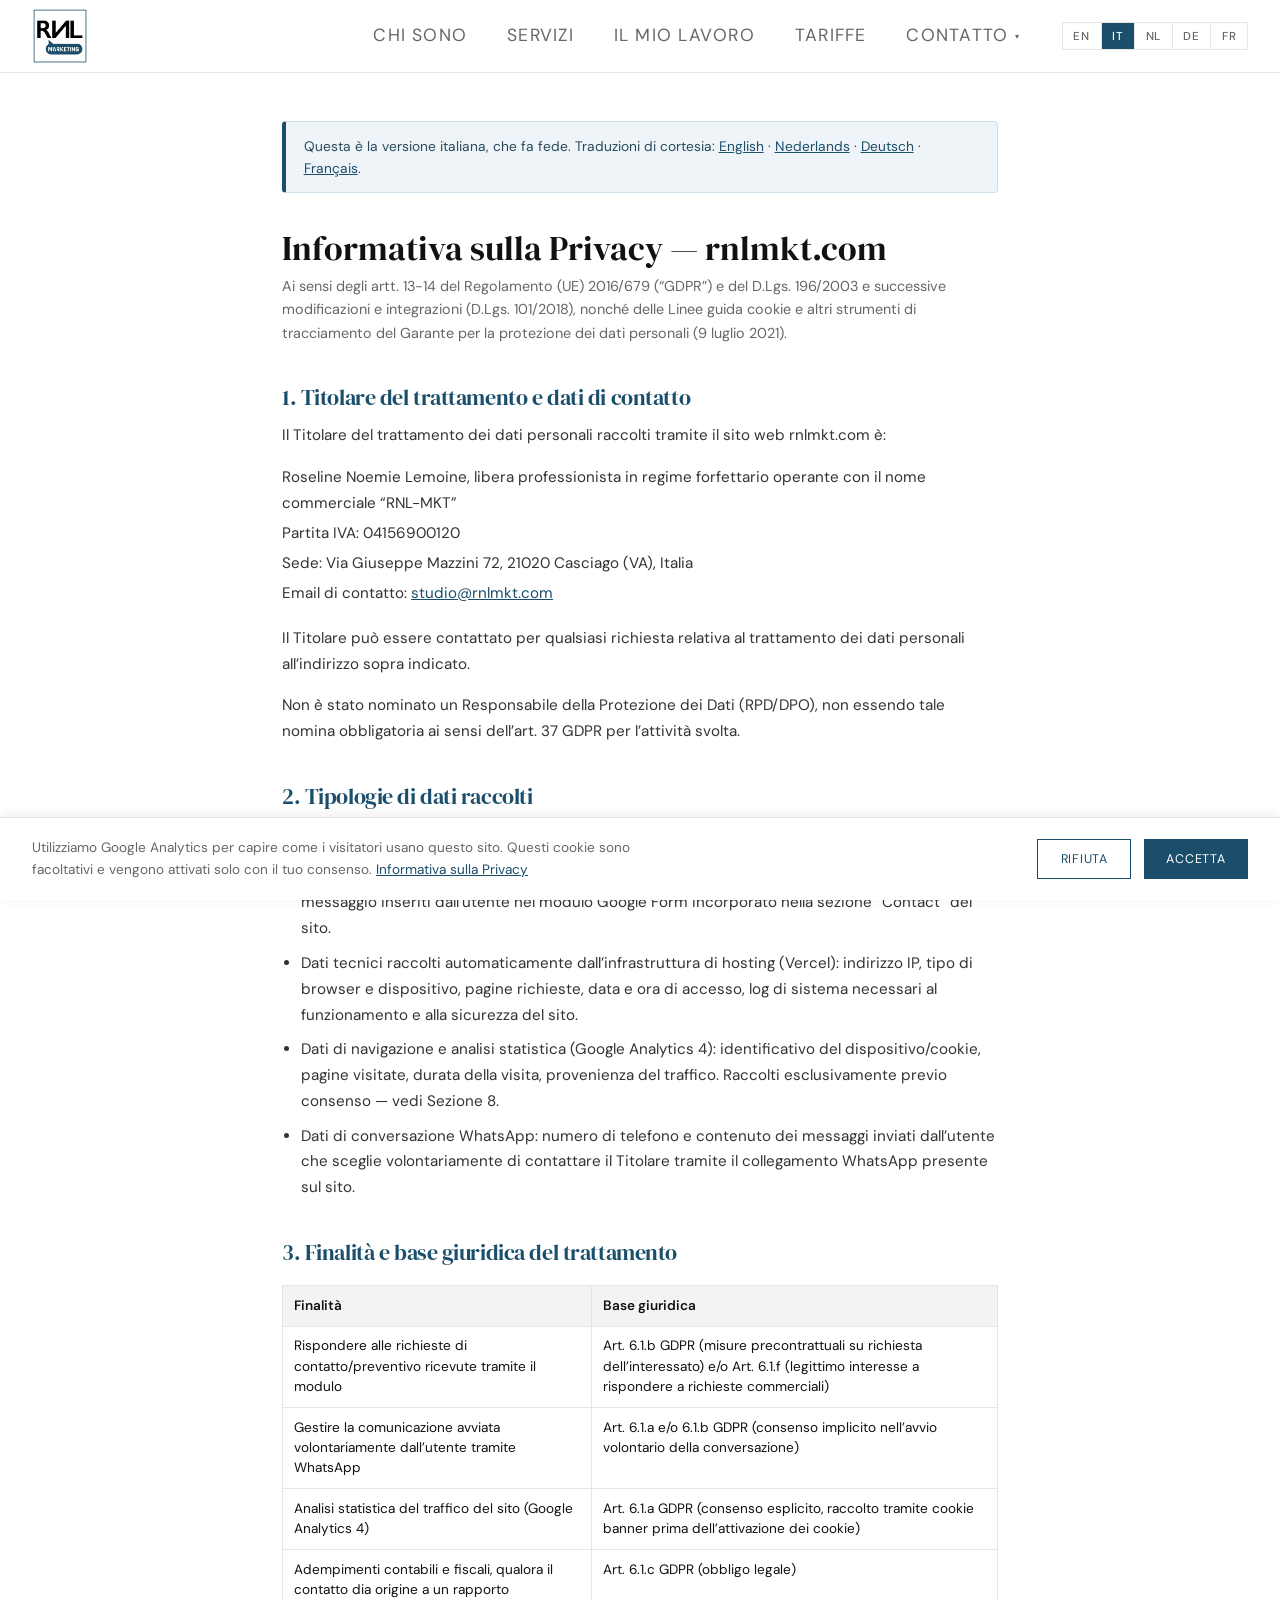
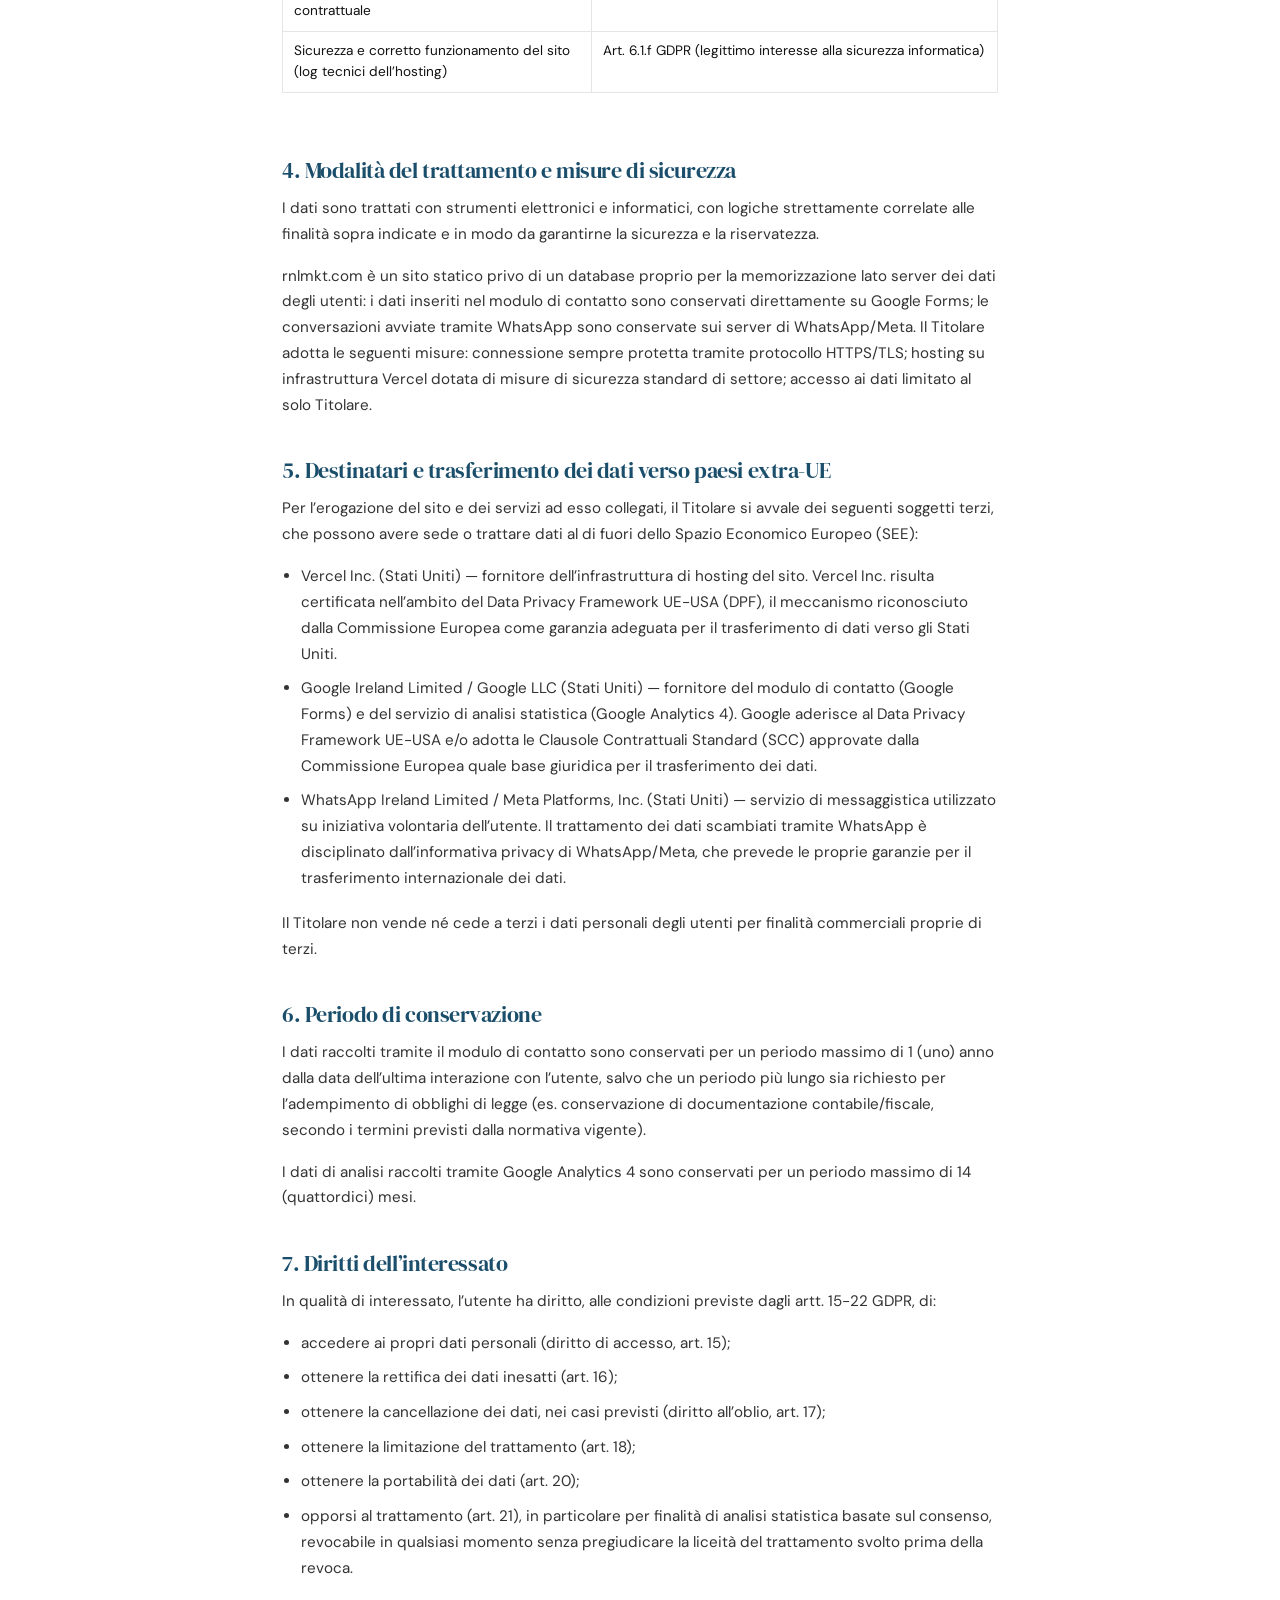
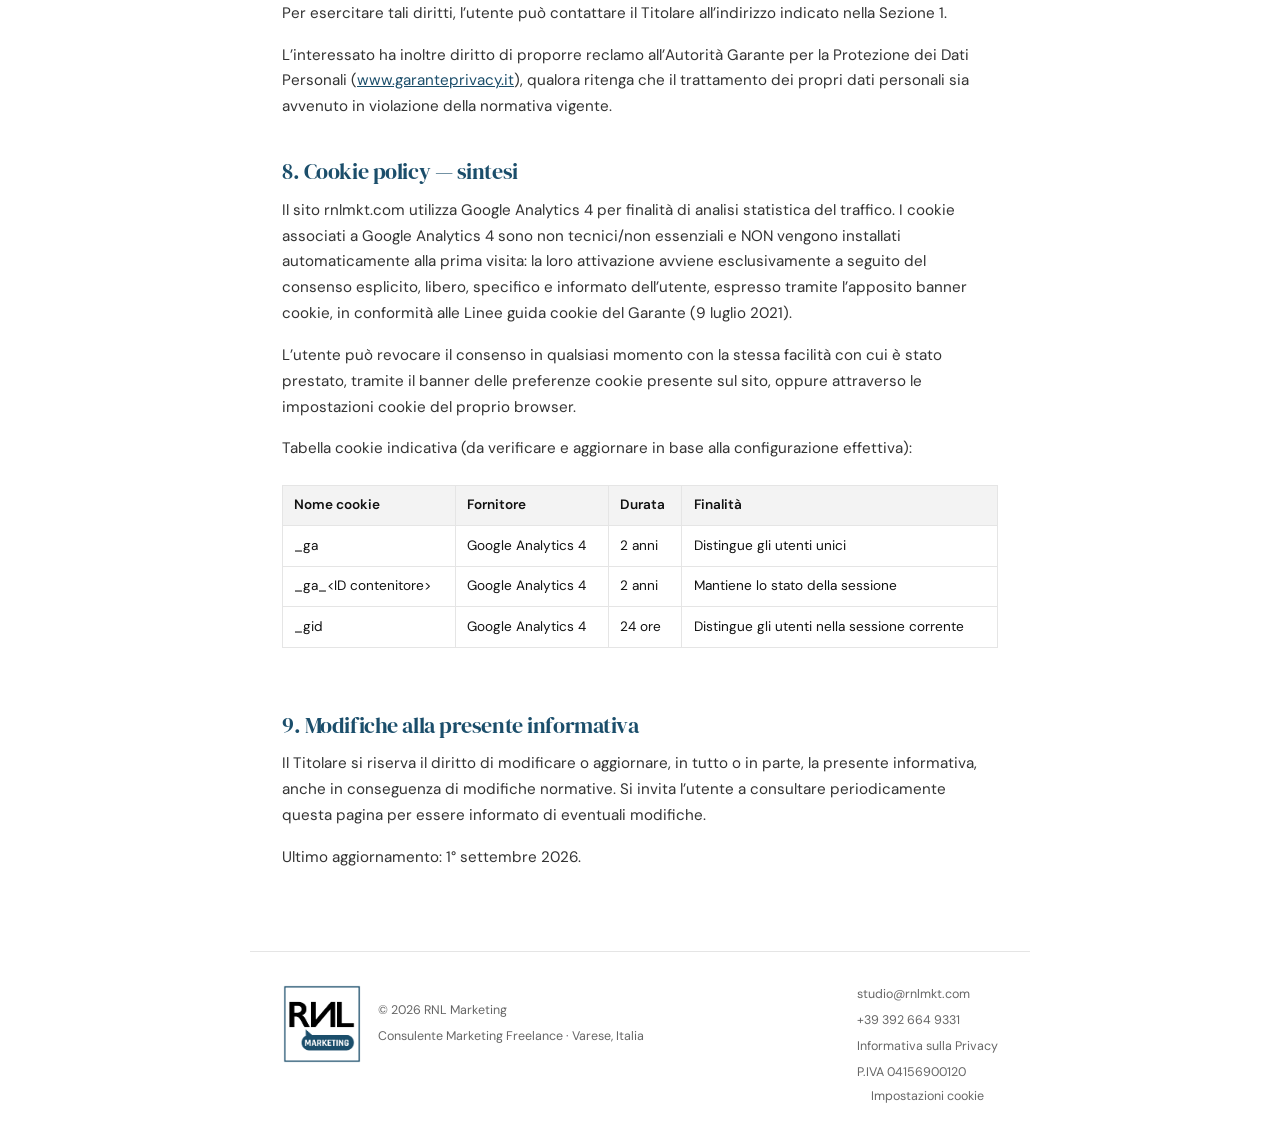
<file: privacy-it.html>
<!DOCTYPE html>
<html lang="it">
<head>
  <!-- Google tag (gtag.js) -->
  <script async src="https://www.googletagmanager.com/gtag/js?id=G-HK5004VRP4"></script>
  <script src="assets/js/analytics-init.js"></script>

  <!-- Google Tag Manager -->
  <script>(function(w,d,s,l,i){w[l]=w[l]||[];w[l].push({'gtm.start':
  new Date().getTime(),event:'gtm.js'});var f=d.getElementsByTagName(s)[0],
  j=d.createElement(s),dl=l!='dataLayer'?'&l='+l:'';j.async=true;j.src=
  'https://www.googletagmanager.com/gtm.js?id='+i+dl;f.parentNode.insertBefore(j,f);
  })(window,document,'script','dataLayer','GTM-M63D8K53');</script>
  <!-- End Google Tag Manager -->

  <meta charset="UTF-8" />
  <meta name="viewport" content="width=device-width, initial-scale=1.0" />
  <title>Informativa sulla Privacy — RNL-MKT</title>
  <link rel="preload" href="assets/fonts/dmserifdisplay-regular.woff2" as="font" type="font/woff2" crossorigin />
  <link rel="preload" href="assets/fonts/dmserifdisplay-italic.woff2" as="font" type="font/woff2" crossorigin />
  <link rel="preload" href="assets/fonts/dmsans-variable.woff2" as="font" type="font/woff2" crossorigin />
  <link rel="icon" type="image/png" href="/favicon-96x96.png" sizes="96x96" />
  <link rel="icon" type="image/svg+xml" href="/favicon.svg" />
  <link rel="shortcut icon" href="/favicon.ico" />
  <link rel="apple-touch-icon" sizes="180x180" href="/apple-touch-icon.png" />
  <link rel="manifest" href="/site.webmanifest" />
  <link rel="stylesheet" href="assets/css/site.css">
  <style>
    /* ===== Privacy / legal page (page-scoped; does not touch the shared 5-page layout) ===== */
    .legal { max-width: var(--max-w); margin: 0 auto; padding: 3rem 2rem 4rem; font-family: 'DM Sans', sans-serif; }
    .legal h1 { font-family: 'DM Serif Display', Georgia, serif; font-weight: 400; font-size: 2.1rem; line-height: 1.2; margin: 0 0 0.4rem; color: var(--black); }
    .legal h2 { font-family: 'DM Serif Display', Georgia, serif; font-weight: 400; font-size: 1.35rem; line-height: 1.3; margin: 2.4rem 0 0.7rem; color: var(--accent); }
    .legal p, .legal li { font-size: 0.95rem; line-height: 1.7; color: #333; }
    .legal p { margin: 0 0 1rem; }
    .legal ul { margin: 0 0 1.2rem; padding-left: 1.2rem; }
    .legal li { margin-bottom: 0.55rem; }
    .legal a { color: var(--accent); }
    .legal .legal-lead { font-size: 0.9rem; color: var(--gray); line-height: 1.65; }
    .legal .legal-contact-block { list-style: none; padding-left: 0; margin: 0 0 1.2rem; }
    .legal .legal-contact-block li { margin-bottom: 0.25rem; }
    .legal table { width: 100%; border-collapse: collapse; margin: 0.4rem 0 1.6rem; font-size: 0.85rem; }
    .legal th, .legal td { border: 1px solid var(--border); padding: 0.6rem 0.7rem; text-align: left; vertical-align: top; line-height: 1.5; }
    .legal th { background: var(--light); font-weight: 600; color: var(--black); }
    .legal .table-scroll { overflow-x: auto; }
    .legal hr.legal-divider { border: none; border-top: 1px solid var(--border); margin: 3.5rem 0; }

    /* Authoritative-version / language cross-link */
    .legal-lang-note { background: #eef4f8; border: 1px solid #cfe0ea; border-left: 4px solid var(--accent); border-radius: 4px; padding: 0.8rem 1.1rem; margin: 0 0 2.2rem; font-size: 0.86rem; line-height: 1.6; color: #2a4a5c; }
    .legal-lang-note a { color: var(--accent); }
  </style>
</head>
<body>
  <!-- Google Tag Manager (noscript) -->
  <noscript><iframe src="https://www.googletagmanager.com/ns.html?id=GTM-M63D8K53"
  height="0" width="0" style="display:none;visibility:hidden"></iframe></noscript>
  <!-- End Google Tag Manager (noscript) -->

  <nav>
    <a class="logo" href="portfolio-it.html#hero" aria-label="RNL-MKT">
      <img src="assets/images/brand-logo.png" alt="" width="56" height="56">
    </a>
    <div class="nav-right">
      <ul class="nav-links">
        <li><a href="portfolio-it.html#about">Chi sono</a></li>
        <li><a href="portfolio-it.html#services">Servizi</a></li>
        <li><a href="portfolio-it.html#work">Il mio lavoro</a></li>
        <li><a href="portfolio-it.html#pricing">Tariffe</a></li>
        <li class="nav-dropdown">
            <a href="portfolio-it.html#contact" class="nav-dropdown-link">Contatto</a>
            <button class="nav-dropdown-toggle" type="button" aria-haspopup="true" aria-expanded="false" aria-label="Opzioni di contatto" onclick="toggleContact(this)"><span class="nav-caret" aria-hidden="true">▾</span></button>
            <ul class="nav-dropdown-menu">
              <li><a class="jtel" data-t="KzM5MzkyNjY0OTMzMQ==">Chiama</a></li>
              <li><a href="https://wa.me/393926649331?text=Ciao%20Roseline%2C%20ti%20scrivo%20dal%20tuo%20sito." target="_blank" rel="noopener">Messaggio</a></li>
              <li><a class="jmail" data-e="c3R1ZGlvQHJubG1rdC5jb20=">Email</a></li>
              <li><a href="https://www.linkedin.com/in/roseline-noemie-lemoine/" target="_blank" rel="noopener">LinkedIn</a></li>
            </ul>
          </li>
      </ul>
      <div class="lang-switcher">
        <button onclick="window.location.href='privacy.html'">EN</button>
        <button class="active">IT</button>
        <button onclick="window.location.href='privacy-nl.html'">NL</button>
        <button onclick="window.location.href='privacy-de.html'">DE</button>
        <button onclick="window.location.href='privacy-fr.html'">FR</button>
      </div>
      <button class="nav-toggle" type="button" aria-label="Menu" aria-expanded="false" aria-controls="mobile-menu" onclick="toggleMenu(this)">
        <span class="nav-toggle-bars" aria-hidden="true"><span></span><span></span><span></span></span>
      </button>
    </div>
    <div class="mobile-menu" id="mobile-menu">
      <ul>
        <li><a href="portfolio-it.html#about">Chi sono</a></li>
        <li><a href="portfolio-it.html#services">Servizi</a></li>
        <li><a href="portfolio-it.html#work">Il mio lavoro</a></li>
        <li><a href="portfolio-it.html#pricing">Tariffe</a></li>
        <li><a href="portfolio-it.html#contact">Contatto</a></li>
        <li><a href="https://www.linkedin.com/in/roseline-noemie-lemoine/" target="_blank" rel="noopener">LinkedIn</a></li>
      </ul>
    </div>
  </nav>

  <main class="legal">

    <div class="legal-lang-note">Questa è la versione italiana, che fa fede. Traduzioni di cortesia: <a href="privacy.html">English</a> · <a href="privacy-nl.html">Nederlands</a> · <a href="privacy-de.html">Deutsch</a> · <a href="privacy-fr.html">Français</a>.</div>

    <h1>Informativa sulla Privacy — rnlmkt.com</h1>

    <p class="legal-lead">Ai sensi degli artt. 13-14 del Regolamento (UE) 2016/679 (“GDPR”) e del D.Lgs. 196/2003 e successive modificazioni e integrazioni (D.Lgs. 101/2018), nonché delle Linee guida cookie e altri strumenti di tracciamento del Garante per la protezione dei dati personali (9 luglio 2021).</p>

    <h2>1. Titolare del trattamento e dati di contatto</h2>
    <p>Il Titolare del trattamento dei dati personali raccolti tramite il sito web rnlmkt.com è:</p>
    <ul class="legal-contact-block">
  <li>Roseline Noemie Lemoine, libera professionista in regime forfettario operante con il nome commerciale “RNL-MKT”</li>
  <li>Partita IVA: 04156900120</li>
  <li>Sede: Via Giuseppe Mazzini 72, 21020 Casciago (VA), Italia</li>
  <li>Email di contatto: <a class="jmail jmail-show" data-e="c3R1ZGlvQHJubG1rdC5jb20="></a></li>
</ul>
    <p>Il Titolare può essere contattato per qualsiasi richiesta relativa al trattamento dei dati personali all’indirizzo sopra indicato.</p>
    <p>Non è stato nominato un Responsabile della Protezione dei Dati (RPD/DPO), non essendo tale nomina obbligatoria ai sensi dell’art. 37 GDPR per l’attività svolta.</p>

    <h2>2. Tipologie di dati raccolti</h2>
    <p>Il sito rnlmkt.com raccoglie le seguenti categorie di dati personali:</p>
    <ul>
  <li>Dati forniti volontariamente tramite il modulo di contatto: nome, indirizzo email ed eventuale messaggio inseriti dall’utente nel modulo Google Form incorporato nella sezione “Contact” del sito.</li>
  <li>Dati tecnici raccolti automaticamente dall’infrastruttura di hosting (Vercel): indirizzo IP, tipo di browser e dispositivo, pagine richieste, data e ora di accesso, log di sistema necessari al funzionamento e alla sicurezza del sito.</li>
  <li>Dati di navigazione e analisi statistica (Google Analytics 4): identificativo del dispositivo/cookie, pagine visitate, durata della visita, provenienza del traffico. Raccolti esclusivamente previo consenso — vedi Sezione 8.</li>
  <li>Dati di conversazione WhatsApp: numero di telefono e contenuto dei messaggi inviati dall’utente che sceglie volontariamente di contattare il Titolare tramite il collegamento WhatsApp presente sul sito.</li>
</ul>
    <h2>3. Finalità e base giuridica del trattamento</h2>
    <div class="table-scroll">
  <table>
    <thead><tr><th>Finalità</th><th>Base giuridica</th></tr></thead>
    <tbody>
    <tr><td>Rispondere alle richieste di contatto/preventivo ricevute tramite il modulo</td><td>Art. 6.1.b GDPR (misure precontrattuali su richiesta dell’interessato) e/o Art. 6.1.f (legittimo interesse a rispondere a richieste commerciali)</td></tr>
    <tr><td>Gestire la comunicazione avviata volontariamente dall’utente tramite WhatsApp</td><td>Art. 6.1.a e/o 6.1.b GDPR (consenso implicito nell’avvio volontario della conversazione)</td></tr>
    <tr><td>Analisi statistica del traffico del sito (Google Analytics 4)</td><td>Art. 6.1.a GDPR (consenso esplicito, raccolto tramite cookie banner prima dell’attivazione dei cookie)</td></tr>
    <tr><td>Adempimenti contabili e fiscali, qualora il contatto dia origine a un rapporto contrattuale</td><td>Art. 6.1.c GDPR (obbligo legale)</td></tr>
    <tr><td>Sicurezza e corretto funzionamento del sito (log tecnici dell’hosting)</td><td>Art. 6.1.f GDPR (legittimo interesse alla sicurezza informatica)</td></tr>
    </tbody>
  </table>
</div>

    <h2>4. Modalità del trattamento e misure di sicurezza</h2>
    <p>I dati sono trattati con strumenti elettronici e informatici, con logiche strettamente correlate alle finalità sopra indicate e in modo da garantirne la sicurezza e la riservatezza.</p>
    <p>rnlmkt.com è un sito statico privo di un database proprio per la memorizzazione lato server dei dati degli utenti: i dati inseriti nel modulo di contatto sono conservati direttamente su Google Forms; le conversazioni avviate tramite WhatsApp sono conservate sui server di WhatsApp/Meta. Il Titolare adotta le seguenti misure: connessione sempre protetta tramite protocollo HTTPS/TLS; hosting su infrastruttura Vercel dotata di misure di sicurezza standard di settore; accesso ai dati limitato al solo Titolare.</p>

    <h2>5. Destinatari e trasferimento dei dati verso paesi extra-UE</h2>
    <p>Per l’erogazione del sito e dei servizi ad esso collegati, il Titolare si avvale dei seguenti soggetti terzi, che possono avere sede o trattare dati al di fuori dello Spazio Economico Europeo (SEE):</p>
    <ul>
  <li>Vercel Inc. (Stati Uniti) — fornitore dell’infrastruttura di hosting del sito. Vercel Inc. risulta certificata nell’ambito del Data Privacy Framework UE-USA (DPF), il meccanismo riconosciuto dalla Commissione Europea come garanzia adeguata per il trasferimento di dati verso gli Stati Uniti.</li>
  <li>Google Ireland Limited / Google LLC (Stati Uniti) — fornitore del modulo di contatto (Google Forms) e del servizio di analisi statistica (Google Analytics 4). Google aderisce al Data Privacy Framework UE-USA e/o adotta le Clausole Contrattuali Standard (SCC) approvate dalla Commissione Europea quale base giuridica per il trasferimento dei dati.</li>
  <li>WhatsApp Ireland Limited / Meta Platforms, Inc. (Stati Uniti) — servizio di messaggistica utilizzato su iniziativa volontaria dell’utente. Il trattamento dei dati scambiati tramite WhatsApp è disciplinato dall’informativa privacy di WhatsApp/Meta, che prevede le proprie garanzie per il trasferimento internazionale dei dati.</li>
</ul>
    <p>Il Titolare non vende né cede a terzi i dati personali degli utenti per finalità commerciali proprie di terzi.</p>
    <h2>6. Periodo di conservazione</h2>
    <p>I dati raccolti tramite il modulo di contatto sono conservati per un periodo massimo di 1 (uno) anno dalla data dell’ultima interazione con l’utente, salvo che un periodo più lungo sia richiesto per l’adempimento di obblighi di legge (es. conservazione di documentazione contabile/fiscale, secondo i termini previsti dalla normativa vigente).</p>
    <p>I dati di analisi raccolti tramite Google Analytics 4 sono conservati per un periodo massimo di 14 (quattordici) mesi.</p>
    <h2>7. Diritti dell’interessato</h2>
    <p>In qualità di interessato, l’utente ha diritto, alle condizioni previste dagli artt. 15-22 GDPR, di:</p>
    <ul>
  <li>accedere ai propri dati personali (diritto di accesso, art. 15);</li>
  <li>ottenere la rettifica dei dati inesatti (art. 16);</li>
  <li>ottenere la cancellazione dei dati, nei casi previsti (diritto all’oblio, art. 17);</li>
  <li>ottenere la limitazione del trattamento (art. 18);</li>
  <li>ottenere la portabilità dei dati (art. 20);</li>
  <li>opporsi al trattamento (art. 21), in particolare per finalità di analisi statistica basate sul consenso, revocabile in qualsiasi momento senza pregiudicare la liceità del trattamento svolto prima della revoca.</li>
</ul>
    <p>Per esercitare tali diritti, l’utente può contattare il Titolare all’indirizzo indicato nella Sezione 1.</p>
    <p>L’interessato ha inoltre diritto di proporre reclamo all’Autorità Garante per la Protezione dei Dati Personali (<a href="https://www.garanteprivacy.it" target="_blank" rel="noopener">www.garanteprivacy.it</a>), qualora ritenga che il trattamento dei propri dati personali sia avvenuto in violazione della normativa vigente.</p>

    <h2>8. Cookie policy — sintesi</h2>
    <p>Il sito rnlmkt.com utilizza Google Analytics 4 per finalità di analisi statistica del traffico. I cookie associati a Google Analytics 4 sono non tecnici/non essenziali e NON vengono installati automaticamente alla prima visita: la loro attivazione avviene esclusivamente a seguito del consenso esplicito, libero, specifico e informato dell’utente, espresso tramite l’apposito banner cookie, in conformità alle Linee guida cookie del Garante (9 luglio 2021).</p>
    <p>L’utente può revocare il consenso in qualsiasi momento con la stessa facilità con cui è stato prestato, tramite il banner delle preferenze cookie presente sul sito, oppure attraverso le impostazioni cookie del proprio browser.</p>
    <p>Tabella cookie indicativa (da verificare e aggiornare in base alla configurazione effettiva):</p>
    <div class="table-scroll">
  <table>
    <thead><tr><th>Nome cookie</th><th>Fornitore</th><th>Durata</th><th>Finalità</th></tr></thead>
    <tbody>
    <tr><td>_ga</td><td>Google Analytics 4</td><td>2 anni</td><td>Distingue gli utenti unici</td></tr>
    <tr><td>_ga_&lt;ID contenitore&gt;</td><td>Google Analytics 4</td><td>2 anni</td><td>Mantiene lo stato della sessione</td></tr>
    <tr><td>_gid</td><td>Google Analytics 4</td><td>24 ore</td><td>Distingue gli utenti nella sessione corrente</td></tr>
    </tbody>
  </table>
</div>
    <h2>9. Modifiche alla presente informativa</h2>
    <p>Il Titolare si riserva il diritto di modificare o aggiornare, in tutto o in parte, la presente informativa, anche in conseguenza di modifiche normative. Si invita l’utente a consultare periodicamente questa pagina per essere informato di eventuali modifiche.</p>
    <p>Ultimo aggiornamento: 1° settembre 2026.</p>

  </main>

  <footer>
    <div class="footer-brand">
      <img src="assets/images/brand-logo.png" alt="" width="40" height="40" class="footer-logo">
      <div class="footer-left">
      <span>© 2026 RNL Marketing</span>
      <span>Consulente Marketing Freelance · Varese, Italia</span>
      </div>
    </div>
    <div class="footer-right">
      <a class="jmail jmail-show" data-e="c3R1ZGlvQHJubG1rdC5jb20=">Email</a>
      <a class="jtel jtel-show" data-t="KzM5MzkyNjY0OTMzMQ==" data-d="KzM5IDM5MiA2NjQgOTMzMQ==">Phone</a>
      <a href="privacy-it.html">Informativa sulla Privacy</a>
      <span>P.IVA 04156900120</span>
    </div>
  </footer>

  <script src="assets/js/site.js"></script>
</body>
</html>
</file>
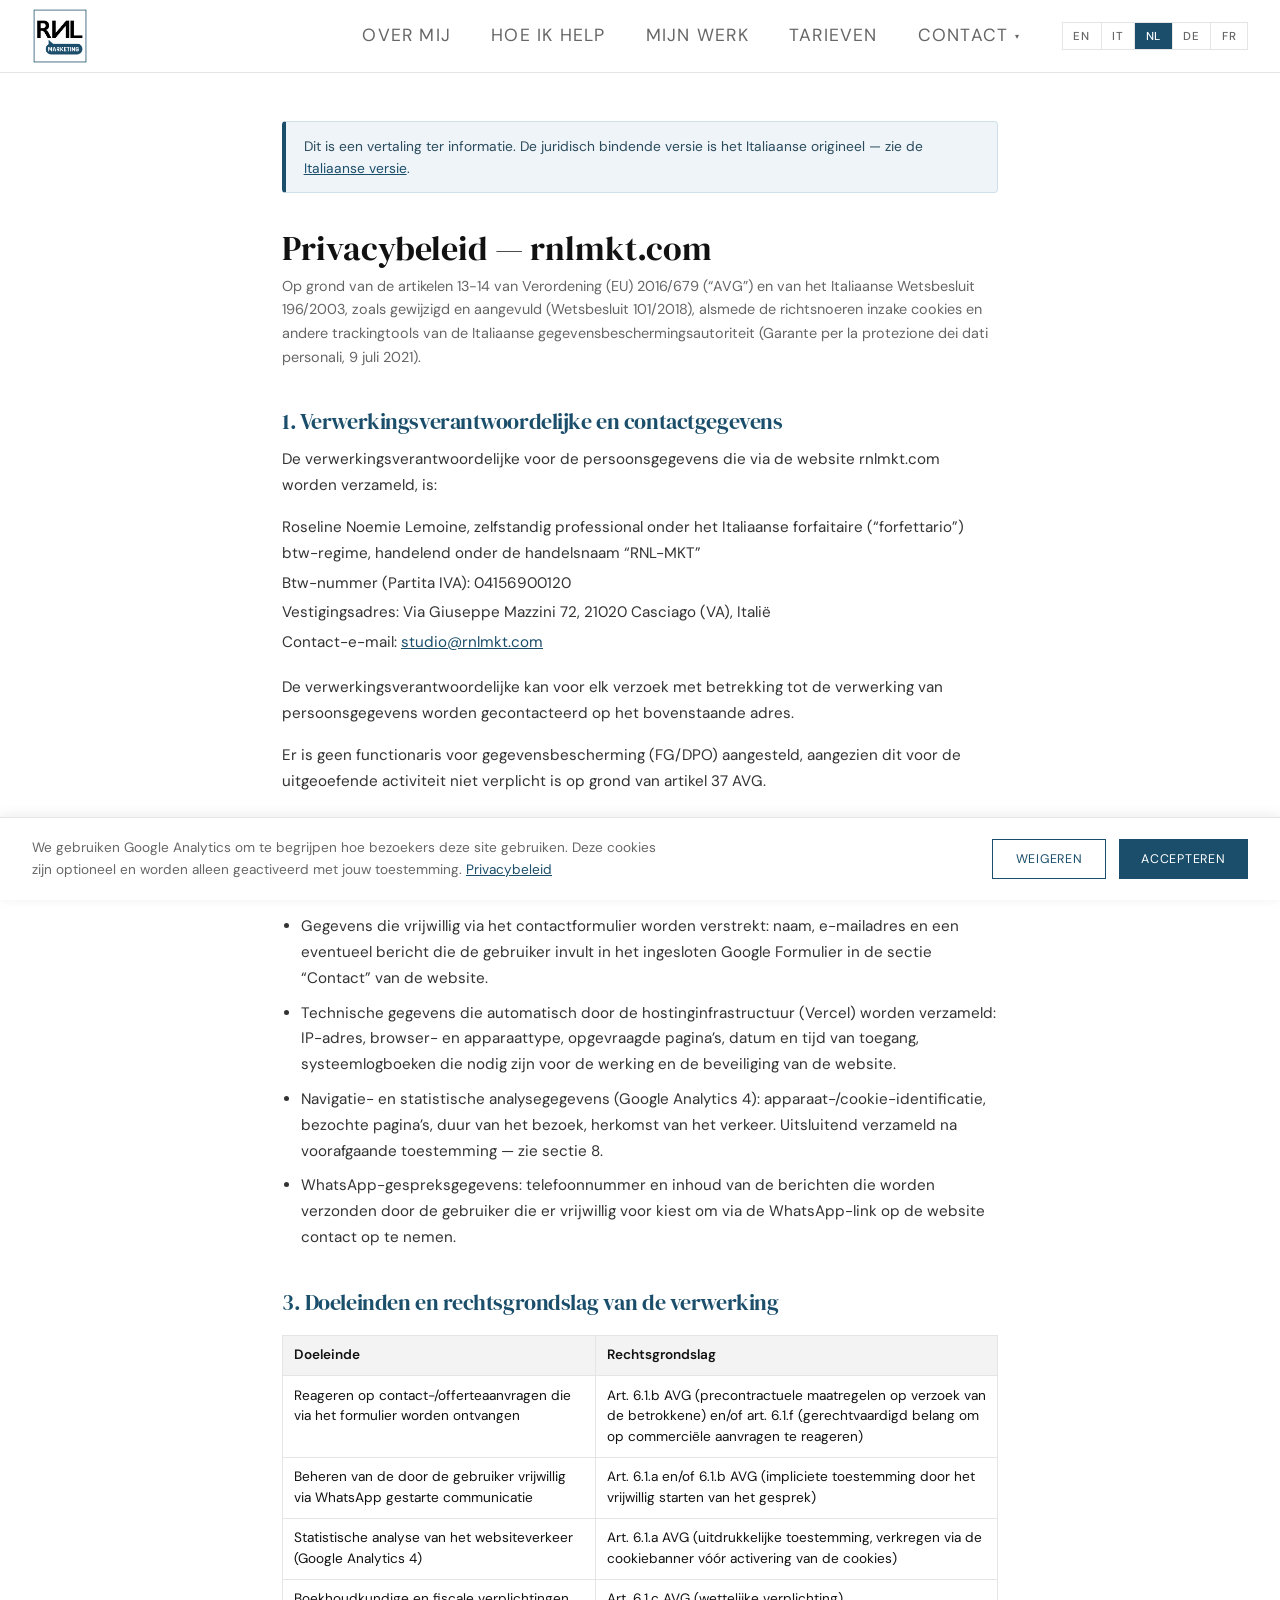
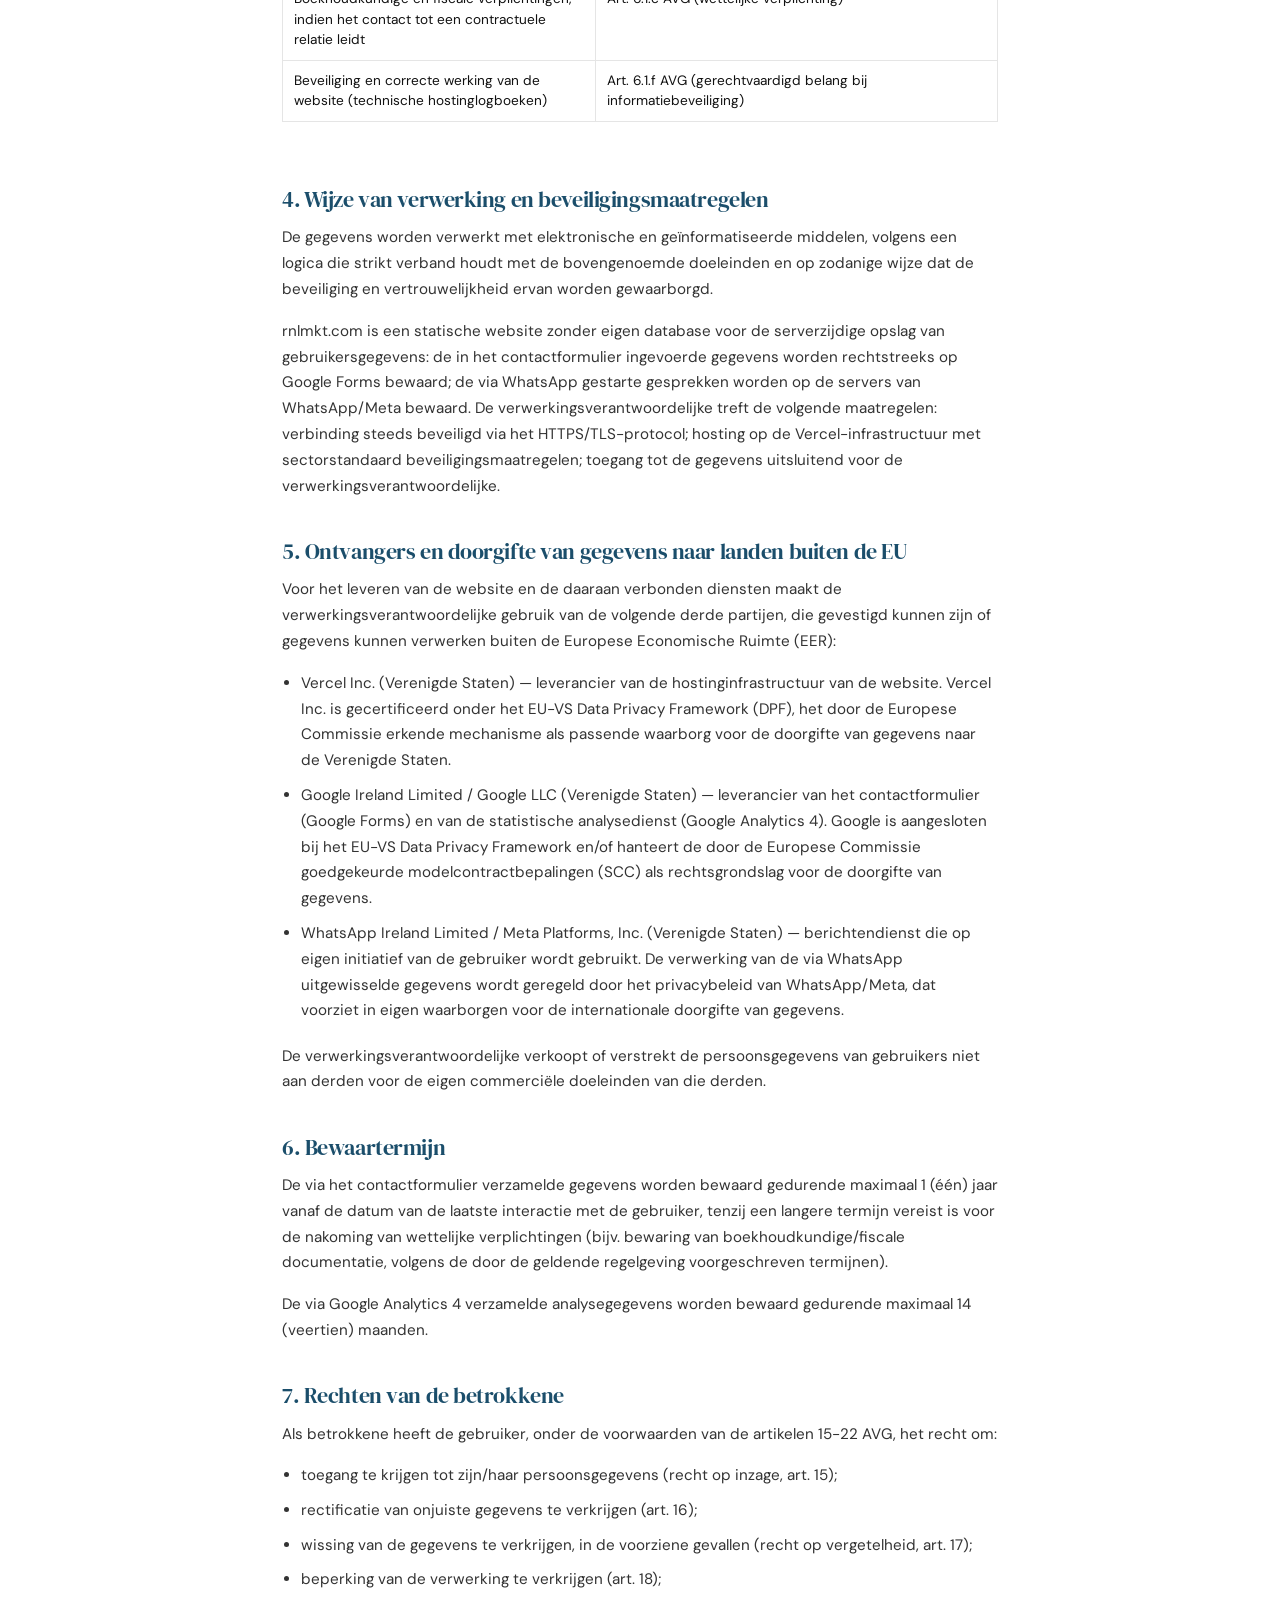
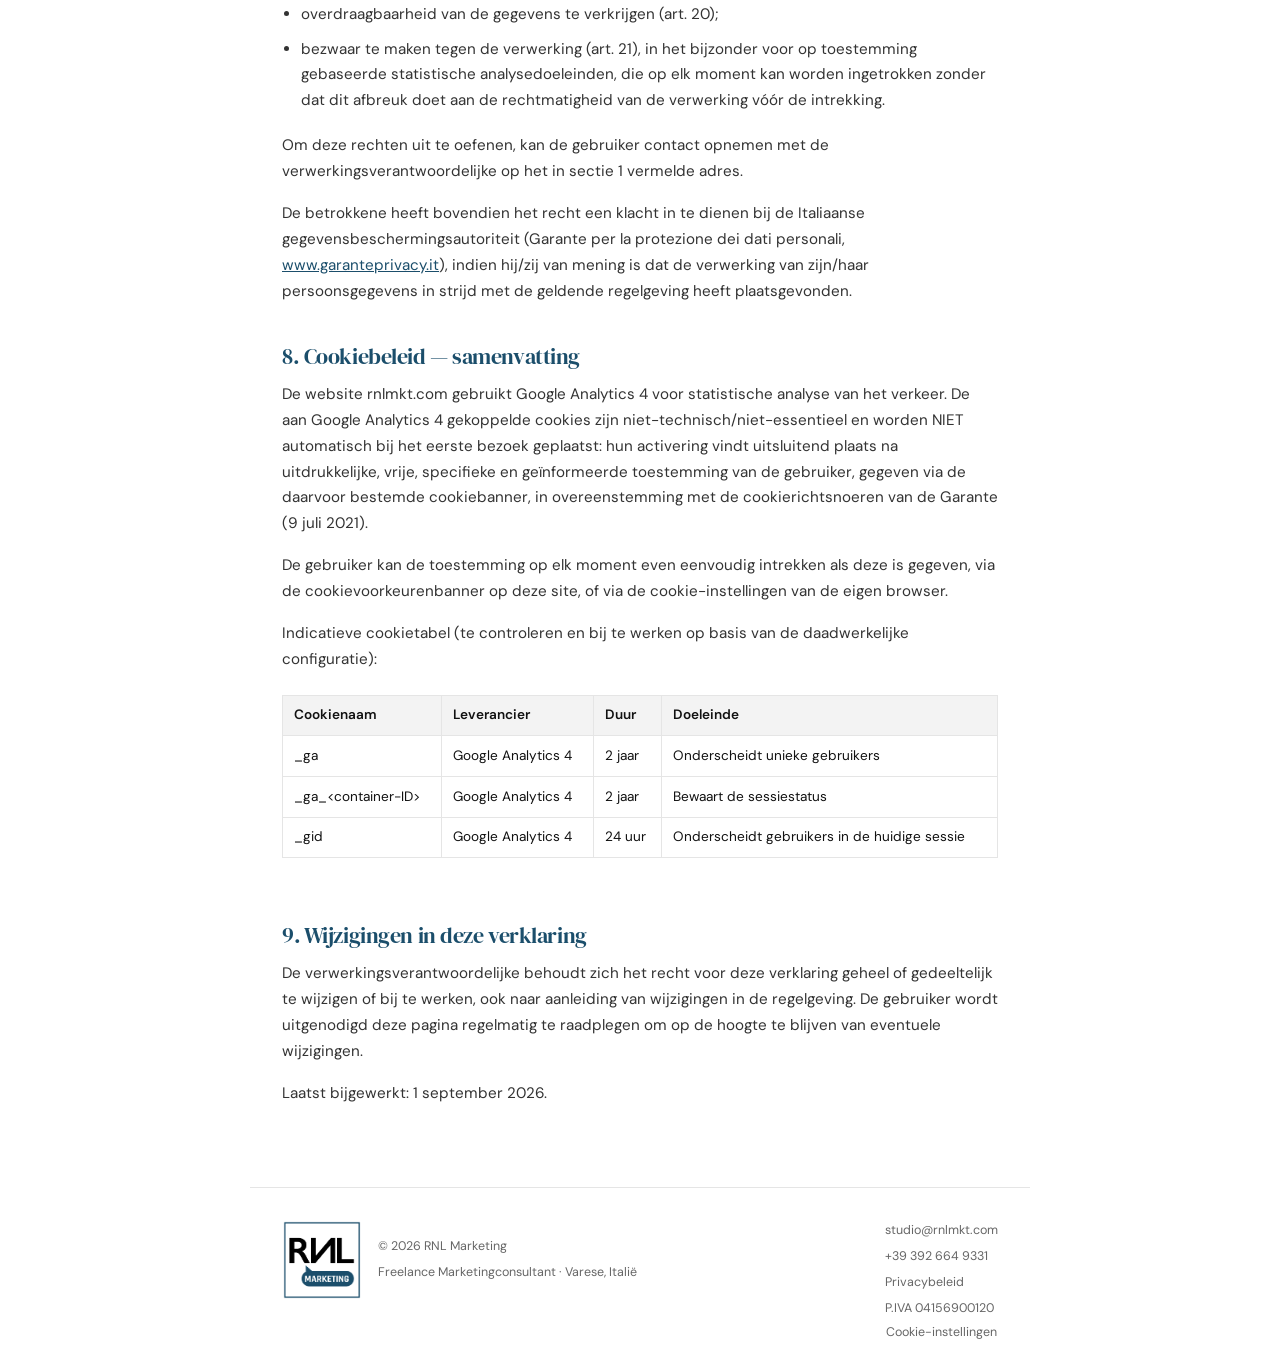
<file: privacy-nl.html>
<!DOCTYPE html>
<html lang="nl">
<head>
  <!-- Google tag (gtag.js) -->
  <script async src="https://www.googletagmanager.com/gtag/js?id=G-HK5004VRP4"></script>
  <script src="assets/js/analytics-init.js"></script>

  <!-- Google Tag Manager -->
  <script>(function(w,d,s,l,i){w[l]=w[l]||[];w[l].push({'gtm.start':
  new Date().getTime(),event:'gtm.js'});var f=d.getElementsByTagName(s)[0],
  j=d.createElement(s),dl=l!='dataLayer'?'&l='+l:'';j.async=true;j.src=
  'https://www.googletagmanager.com/gtm.js?id='+i+dl;f.parentNode.insertBefore(j,f);
  })(window,document,'script','dataLayer','GTM-M63D8K53');</script>
  <!-- End Google Tag Manager -->

  <meta charset="UTF-8" />
  <meta name="viewport" content="width=device-width, initial-scale=1.0" />
  <title>Privacybeleid — RNL-MKT</title>
  <link rel="preload" href="assets/fonts/dmserifdisplay-regular.woff2" as="font" type="font/woff2" crossorigin />
  <link rel="preload" href="assets/fonts/dmserifdisplay-italic.woff2" as="font" type="font/woff2" crossorigin />
  <link rel="preload" href="assets/fonts/dmsans-variable.woff2" as="font" type="font/woff2" crossorigin />
  <link rel="icon" type="image/png" href="/favicon-96x96.png" sizes="96x96" />
  <link rel="icon" type="image/svg+xml" href="/favicon.svg" />
  <link rel="shortcut icon" href="/favicon.ico" />
  <link rel="apple-touch-icon" sizes="180x180" href="/apple-touch-icon.png" />
  <link rel="manifest" href="/site.webmanifest" />
  <link rel="stylesheet" href="assets/css/site.css">
  <style>
    /* ===== Privacy / legal page (page-scoped; does not touch the shared 5-page layout) ===== */
    .legal { max-width: var(--max-w); margin: 0 auto; padding: 3rem 2rem 4rem; font-family: 'DM Sans', sans-serif; }
    .legal h1 { font-family: 'DM Serif Display', Georgia, serif; font-weight: 400; font-size: 2.1rem; line-height: 1.2; margin: 0 0 0.4rem; color: var(--black); }
    .legal h2 { font-family: 'DM Serif Display', Georgia, serif; font-weight: 400; font-size: 1.35rem; line-height: 1.3; margin: 2.4rem 0 0.7rem; color: var(--accent); }
    .legal p, .legal li { font-size: 0.95rem; line-height: 1.7; color: #333; }
    .legal p { margin: 0 0 1rem; }
    .legal ul { margin: 0 0 1.2rem; padding-left: 1.2rem; }
    .legal li { margin-bottom: 0.55rem; }
    .legal a { color: var(--accent); }
    .legal .legal-lead { font-size: 0.9rem; color: var(--gray); line-height: 1.65; }
    .legal .legal-contact-block { list-style: none; padding-left: 0; margin: 0 0 1.2rem; }
    .legal .legal-contact-block li { margin-bottom: 0.25rem; }
    .legal table { width: 100%; border-collapse: collapse; margin: 0.4rem 0 1.6rem; font-size: 0.85rem; }
    .legal th, .legal td { border: 1px solid var(--border); padding: 0.6rem 0.7rem; text-align: left; vertical-align: top; line-height: 1.5; }
    .legal th { background: var(--light); font-weight: 600; color: var(--black); }
    .legal .table-scroll { overflow-x: auto; }
    .legal hr.legal-divider { border: none; border-top: 1px solid var(--border); margin: 3.5rem 0; }

    /* Authoritative-version / language cross-link */
    .legal-lang-note { background: #eef4f8; border: 1px solid #cfe0ea; border-left: 4px solid var(--accent); border-radius: 4px; padding: 0.8rem 1.1rem; margin: 0 0 2.2rem; font-size: 0.86rem; line-height: 1.6; color: #2a4a5c; }
    .legal-lang-note a { color: var(--accent); }
  </style>
</head>
<body>
  <!-- Google Tag Manager (noscript) -->
  <noscript><iframe src="https://www.googletagmanager.com/ns.html?id=GTM-M63D8K53"
  height="0" width="0" style="display:none;visibility:hidden"></iframe></noscript>
  <!-- End Google Tag Manager (noscript) -->

  <nav>
    <a class="logo" href="portfolio-nl.html#hero" aria-label="RNL-MKT">
      <img src="assets/images/brand-logo.png" alt="" width="56" height="56">
    </a>
    <div class="nav-right">
      <ul class="nav-links">
        <li><a href="portfolio-nl.html#about">Over mij</a></li>
        <li><a href="portfolio-nl.html#services">Hoe ik help</a></li>
        <li><a href="portfolio-nl.html#work">Mijn werk</a></li>
        <li><a href="portfolio-nl.html#pricing">Tarieven</a></li>
        <li class="nav-dropdown">
            <a href="portfolio-nl.html#contact" class="nav-dropdown-link">Contact</a>
            <button class="nav-dropdown-toggle" type="button" aria-haspopup="true" aria-expanded="false" aria-label="Contactopties" onclick="toggleContact(this)"><span class="nav-caret" aria-hidden="true">▾</span></button>
            <ul class="nav-dropdown-menu">
              <li><a class="jtel" data-t="KzM5MzkyNjY0OTMzMQ==">Bellen</a></li>
              <li><a href="https://wa.me/393926649331?text=Hoi%20Roseline%2C%20ik%20neem%20contact%20op%20via%20je%20website." target="_blank" rel="noopener">Bericht</a></li>
              <li><a class="jmail" data-e="c3R1ZGlvQHJubG1rdC5jb20=">Mail</a></li>
              <li><a href="https://www.linkedin.com/in/roseline-noemie-lemoine/" target="_blank" rel="noopener">LinkedIn</a></li>
            </ul>
          </li>
      </ul>
      <div class="lang-switcher">
        <button onclick="window.location.href='privacy.html'">EN</button>
        <button onclick="window.location.href='privacy-it.html'">IT</button>
        <button class="active">NL</button>
        <button onclick="window.location.href='privacy-de.html'">DE</button>
        <button onclick="window.location.href='privacy-fr.html'">FR</button>
      </div>
      <button class="nav-toggle" type="button" aria-label="Menu" aria-expanded="false" aria-controls="mobile-menu" onclick="toggleMenu(this)">
        <span class="nav-toggle-bars" aria-hidden="true"><span></span><span></span><span></span></span>
      </button>
    </div>
    <div class="mobile-menu" id="mobile-menu">
      <ul>
        <li><a href="portfolio-nl.html#about">Over mij</a></li>
        <li><a href="portfolio-nl.html#services">Hoe ik help</a></li>
        <li><a href="portfolio-nl.html#work">Mijn werk</a></li>
        <li><a href="portfolio-nl.html#pricing">Tarieven</a></li>
        <li><a href="portfolio-nl.html#contact">Contact</a></li>
        <li><a href="https://www.linkedin.com/in/roseline-noemie-lemoine/" target="_blank" rel="noopener">LinkedIn</a></li>
      </ul>
    </div>
  </nav>

  <main class="legal">

    <div class="legal-lang-note">Dit is een vertaling ter informatie. De juridisch bindende versie is het Italiaanse origineel — zie de <a href="privacy-it.html">Italiaanse versie</a>.</div>

    <h1>Privacybeleid — rnlmkt.com</h1>

    <p class="legal-lead">Op grond van de artikelen 13-14 van Verordening (EU) 2016/679 (“AVG”) en van het Italiaanse Wetsbesluit 196/2003, zoals gewijzigd en aangevuld (Wetsbesluit 101/2018), alsmede de richtsnoeren inzake cookies en andere trackingtools van de Italiaanse gegevensbeschermingsautoriteit (Garante per la protezione dei dati personali, 9 juli 2021).</p>

    <h2>1. Verwerkingsverantwoordelijke en contactgegevens</h2>
    <p>De verwerkingsverantwoordelijke voor de persoonsgegevens die via de website rnlmkt.com worden verzameld, is:</p>
    <ul class="legal-contact-block">
  <li>Roseline Noemie Lemoine, zelfstandig professional onder het Italiaanse forfaitaire (“forfettario”) btw-regime, handelend onder de handelsnaam “RNL-MKT”</li>
  <li>Btw-nummer (Partita IVA): 04156900120</li>
  <li>Vestigingsadres: Via Giuseppe Mazzini 72, 21020 Casciago (VA), Italië</li>
  <li>Contact-e-mail: <a class="jmail jmail-show" data-e="c3R1ZGlvQHJubG1rdC5jb20="></a></li>
</ul>
    <p>De verwerkingsverantwoordelijke kan voor elk verzoek met betrekking tot de verwerking van persoonsgegevens worden gecontacteerd op het bovenstaande adres.</p>
    <p>Er is geen functionaris voor gegevensbescherming (FG/DPO) aangesteld, aangezien dit voor de uitgeoefende activiteit niet verplicht is op grond van artikel 37 AVG.</p>

    <h2>2. Categorieën van verzamelde gegevens</h2>
    <p>De website rnlmkt.com verzamelt de volgende categorieën persoonsgegevens:</p>
    <ul>
  <li>Gegevens die vrijwillig via het contactformulier worden verstrekt: naam, e-mailadres en een eventueel bericht die de gebruiker invult in het ingesloten Google Formulier in de sectie “Contact” van de website.</li>
  <li>Technische gegevens die automatisch door de hostinginfrastructuur (Vercel) worden verzameld: IP-adres, browser- en apparaattype, opgevraagde pagina’s, datum en tijd van toegang, systeemlogboeken die nodig zijn voor de werking en de beveiliging van de website.</li>
  <li>Navigatie- en statistische analysegegevens (Google Analytics 4): apparaat-/cookie-identificatie, bezochte pagina’s, duur van het bezoek, herkomst van het verkeer. Uitsluitend verzameld na voorafgaande toestemming — zie sectie 8.</li>
  <li>WhatsApp-gespreksgegevens: telefoonnummer en inhoud van de berichten die worden verzonden door de gebruiker die er vrijwillig voor kiest om via de WhatsApp-link op de website contact op te nemen.</li>
</ul>
    <h2>3. Doeleinden en rechtsgrondslag van de verwerking</h2>
    <div class="table-scroll">
  <table>
    <thead><tr><th>Doeleinde</th><th>Rechtsgrondslag</th></tr></thead>
    <tbody>
    <tr><td>Reageren op contact-/offerteaanvragen die via het formulier worden ontvangen</td><td>Art. 6.1.b AVG (precontractuele maatregelen op verzoek van de betrokkene) en/of art. 6.1.f (gerechtvaardigd belang om op commerciële aanvragen te reageren)</td></tr>
    <tr><td>Beheren van de door de gebruiker vrijwillig via WhatsApp gestarte communicatie</td><td>Art. 6.1.a en/of 6.1.b AVG (impliciete toestemming door het vrijwillig starten van het gesprek)</td></tr>
    <tr><td>Statistische analyse van het websiteverkeer (Google Analytics 4)</td><td>Art. 6.1.a AVG (uitdrukkelijke toestemming, verkregen via de cookiebanner vóór activering van de cookies)</td></tr>
    <tr><td>Boekhoudkundige en fiscale verplichtingen, indien het contact tot een contractuele relatie leidt</td><td>Art. 6.1.c AVG (wettelijke verplichting)</td></tr>
    <tr><td>Beveiliging en correcte werking van de website (technische hostinglogboeken)</td><td>Art. 6.1.f AVG (gerechtvaardigd belang bij informatiebeveiliging)</td></tr>
    </tbody>
  </table>
</div>

    <h2>4. Wijze van verwerking en beveiligingsmaatregelen</h2>
    <p>De gegevens worden verwerkt met elektronische en geïnformatiseerde middelen, volgens een logica die strikt verband houdt met de bovengenoemde doeleinden en op zodanige wijze dat de beveiliging en vertrouwelijkheid ervan worden gewaarborgd.</p>
    <p>rnlmkt.com is een statische website zonder eigen database voor de serverzijdige opslag van gebruikersgegevens: de in het contactformulier ingevoerde gegevens worden rechtstreeks op Google Forms bewaard; de via WhatsApp gestarte gesprekken worden op de servers van WhatsApp/Meta bewaard. De verwerkingsverantwoordelijke treft de volgende maatregelen: verbinding steeds beveiligd via het HTTPS/TLS-protocol; hosting op de Vercel-infrastructuur met sectorstandaard beveiligingsmaatregelen; toegang tot de gegevens uitsluitend voor de verwerkingsverantwoordelijke.</p>

    <h2>5. Ontvangers en doorgifte van gegevens naar landen buiten de EU</h2>
    <p>Voor het leveren van de website en de daaraan verbonden diensten maakt de verwerkingsverantwoordelijke gebruik van de volgende derde partijen, die gevestigd kunnen zijn of gegevens kunnen verwerken buiten de Europese Economische Ruimte (EER):</p>
    <ul>
  <li>Vercel Inc. (Verenigde Staten) — leverancier van de hostinginfrastructuur van de website. Vercel Inc. is gecertificeerd onder het EU-VS Data Privacy Framework (DPF), het door de Europese Commissie erkende mechanisme als passende waarborg voor de doorgifte van gegevens naar de Verenigde Staten.</li>
  <li>Google Ireland Limited / Google LLC (Verenigde Staten) — leverancier van het contactformulier (Google Forms) en van de statistische analysedienst (Google Analytics 4). Google is aangesloten bij het EU-VS Data Privacy Framework en/of hanteert de door de Europese Commissie goedgekeurde modelcontractbepalingen (SCC) als rechtsgrondslag voor de doorgifte van gegevens.</li>
  <li>WhatsApp Ireland Limited / Meta Platforms, Inc. (Verenigde Staten) — berichtendienst die op eigen initiatief van de gebruiker wordt gebruikt. De verwerking van de via WhatsApp uitgewisselde gegevens wordt geregeld door het privacybeleid van WhatsApp/Meta, dat voorziet in eigen waarborgen voor de internationale doorgifte van gegevens.</li>
</ul>
    <p>De verwerkingsverantwoordelijke verkoopt of verstrekt de persoonsgegevens van gebruikers niet aan derden voor de eigen commerciële doeleinden van die derden.</p>
    <h2>6. Bewaartermijn</h2>
    <p>De via het contactformulier verzamelde gegevens worden bewaard gedurende maximaal 1 (één) jaar vanaf de datum van de laatste interactie met de gebruiker, tenzij een langere termijn vereist is voor de nakoming van wettelijke verplichtingen (bijv. bewaring van boekhoudkundige/fiscale documentatie, volgens de door de geldende regelgeving voorgeschreven termijnen).</p>
    <p>De via Google Analytics 4 verzamelde analysegegevens worden bewaard gedurende maximaal 14 (veertien) maanden.</p>
    <h2>7. Rechten van de betrokkene</h2>
    <p>Als betrokkene heeft de gebruiker, onder de voorwaarden van de artikelen 15-22 AVG, het recht om:</p>
    <ul>
  <li>toegang te krijgen tot zijn/haar persoonsgegevens (recht op inzage, art. 15);</li>
  <li>rectificatie van onjuiste gegevens te verkrijgen (art. 16);</li>
  <li>wissing van de gegevens te verkrijgen, in de voorziene gevallen (recht op vergetelheid, art. 17);</li>
  <li>beperking van de verwerking te verkrijgen (art. 18);</li>
  <li>overdraagbaarheid van de gegevens te verkrijgen (art. 20);</li>
  <li>bezwaar te maken tegen de verwerking (art. 21), in het bijzonder voor op toestemming gebaseerde statistische analysedoeleinden, die op elk moment kan worden ingetrokken zonder dat dit afbreuk doet aan de rechtmatigheid van de verwerking vóór de intrekking.</li>
</ul>
    <p>Om deze rechten uit te oefenen, kan de gebruiker contact opnemen met de verwerkingsverantwoordelijke op het in sectie 1 vermelde adres.</p>
    <p>De betrokkene heeft bovendien het recht een klacht in te dienen bij de Italiaanse gegevensbeschermingsautoriteit (Garante per la protezione dei dati personali, <a href="https://www.garanteprivacy.it" target="_blank" rel="noopener">www.garanteprivacy.it</a>), indien hij/zij van mening is dat de verwerking van zijn/haar persoonsgegevens in strijd met de geldende regelgeving heeft plaatsgevonden.</p>

    <h2>8. Cookiebeleid — samenvatting</h2>
    <p>De website rnlmkt.com gebruikt Google Analytics 4 voor statistische analyse van het verkeer. De aan Google Analytics 4 gekoppelde cookies zijn niet-technisch/niet-essentieel en worden NIET automatisch bij het eerste bezoek geplaatst: hun activering vindt uitsluitend plaats na uitdrukkelijke, vrije, specifieke en geïnformeerde toestemming van de gebruiker, gegeven via de daarvoor bestemde cookiebanner, in overeenstemming met de cookierichtsnoeren van de Garante (9 juli 2021).</p>
    <p>De gebruiker kan de toestemming op elk moment even eenvoudig intrekken als deze is gegeven, via de cookievoorkeurenbanner op deze site, of via de cookie-instellingen van de eigen browser.</p>
    <p>Indicatieve cookietabel (te controleren en bij te werken op basis van de daadwerkelijke configuratie):</p>
    <div class="table-scroll">
  <table>
    <thead><tr><th>Cookienaam</th><th>Leverancier</th><th>Duur</th><th>Doeleinde</th></tr></thead>
    <tbody>
    <tr><td>_ga</td><td>Google Analytics 4</td><td>2 jaar</td><td>Onderscheidt unieke gebruikers</td></tr>
    <tr><td>_ga_&lt;container-ID&gt;</td><td>Google Analytics 4</td><td>2 jaar</td><td>Bewaart de sessiestatus</td></tr>
    <tr><td>_gid</td><td>Google Analytics 4</td><td>24 uur</td><td>Onderscheidt gebruikers in de huidige sessie</td></tr>
    </tbody>
  </table>
</div>
    <h2>9. Wijzigingen in deze verklaring</h2>
    <p>De verwerkingsverantwoordelijke behoudt zich het recht voor deze verklaring geheel of gedeeltelijk te wijzigen of bij te werken, ook naar aanleiding van wijzigingen in de regelgeving. De gebruiker wordt uitgenodigd deze pagina regelmatig te raadplegen om op de hoogte te blijven van eventuele wijzigingen.</p>
    <p>Laatst bijgewerkt: 1 september 2026.</p>

  </main>

  <footer>
    <div class="footer-brand">
      <img src="assets/images/brand-logo.png" alt="" width="40" height="40" class="footer-logo">
      <div class="footer-left">
      <span>© 2026 RNL Marketing</span>
      <span>Freelance Marketingconsultant · Varese, Italië</span>
      </div>
    </div>
    <div class="footer-right">
      <a class="jmail jmail-show" data-e="c3R1ZGlvQHJubG1rdC5jb20=">Email</a>
      <a class="jtel jtel-show" data-t="KzM5MzkyNjY0OTMzMQ==" data-d="KzM5IDM5MiA2NjQgOTMzMQ==">Phone</a>
      <a href="privacy-nl.html">Privacybeleid</a>
      <span>P.IVA 04156900120</span>
    </div>
  </footer>

  <script src="assets/js/site.js"></script>
</body>
</html>
</file>
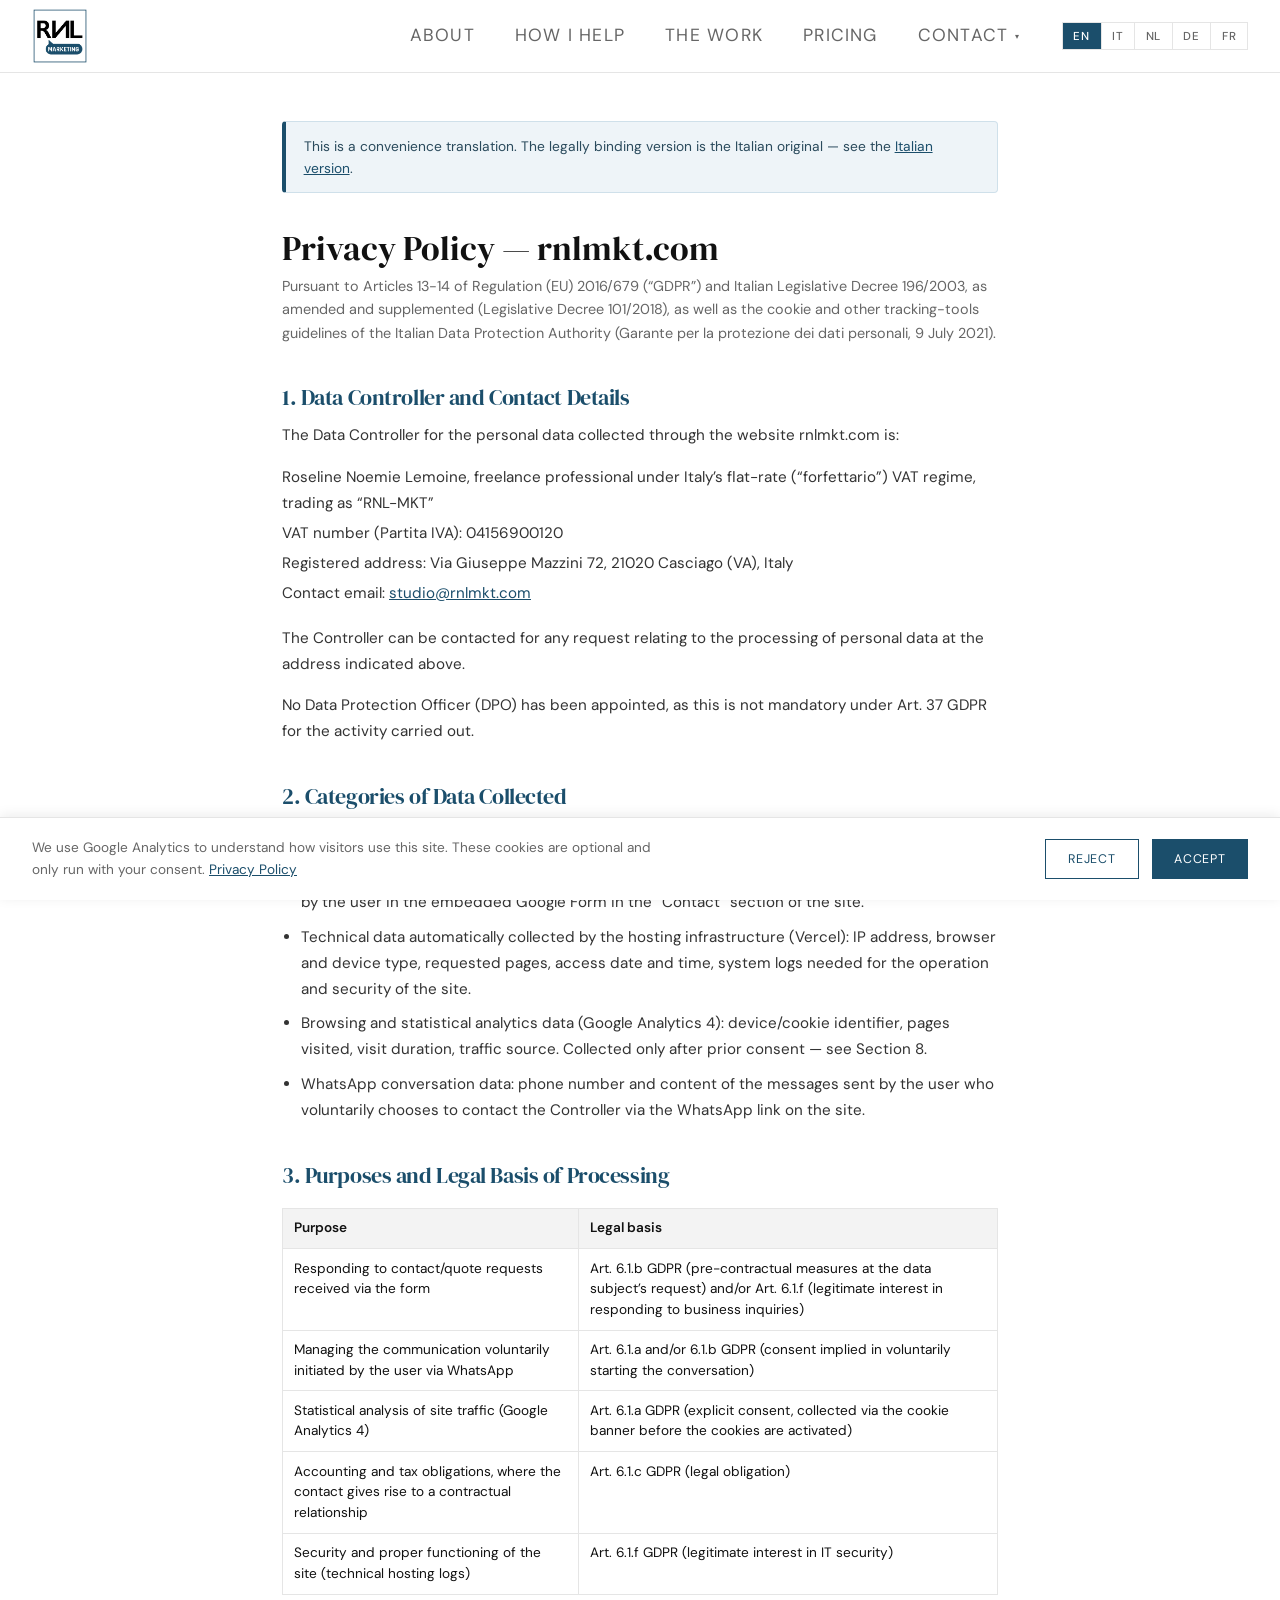
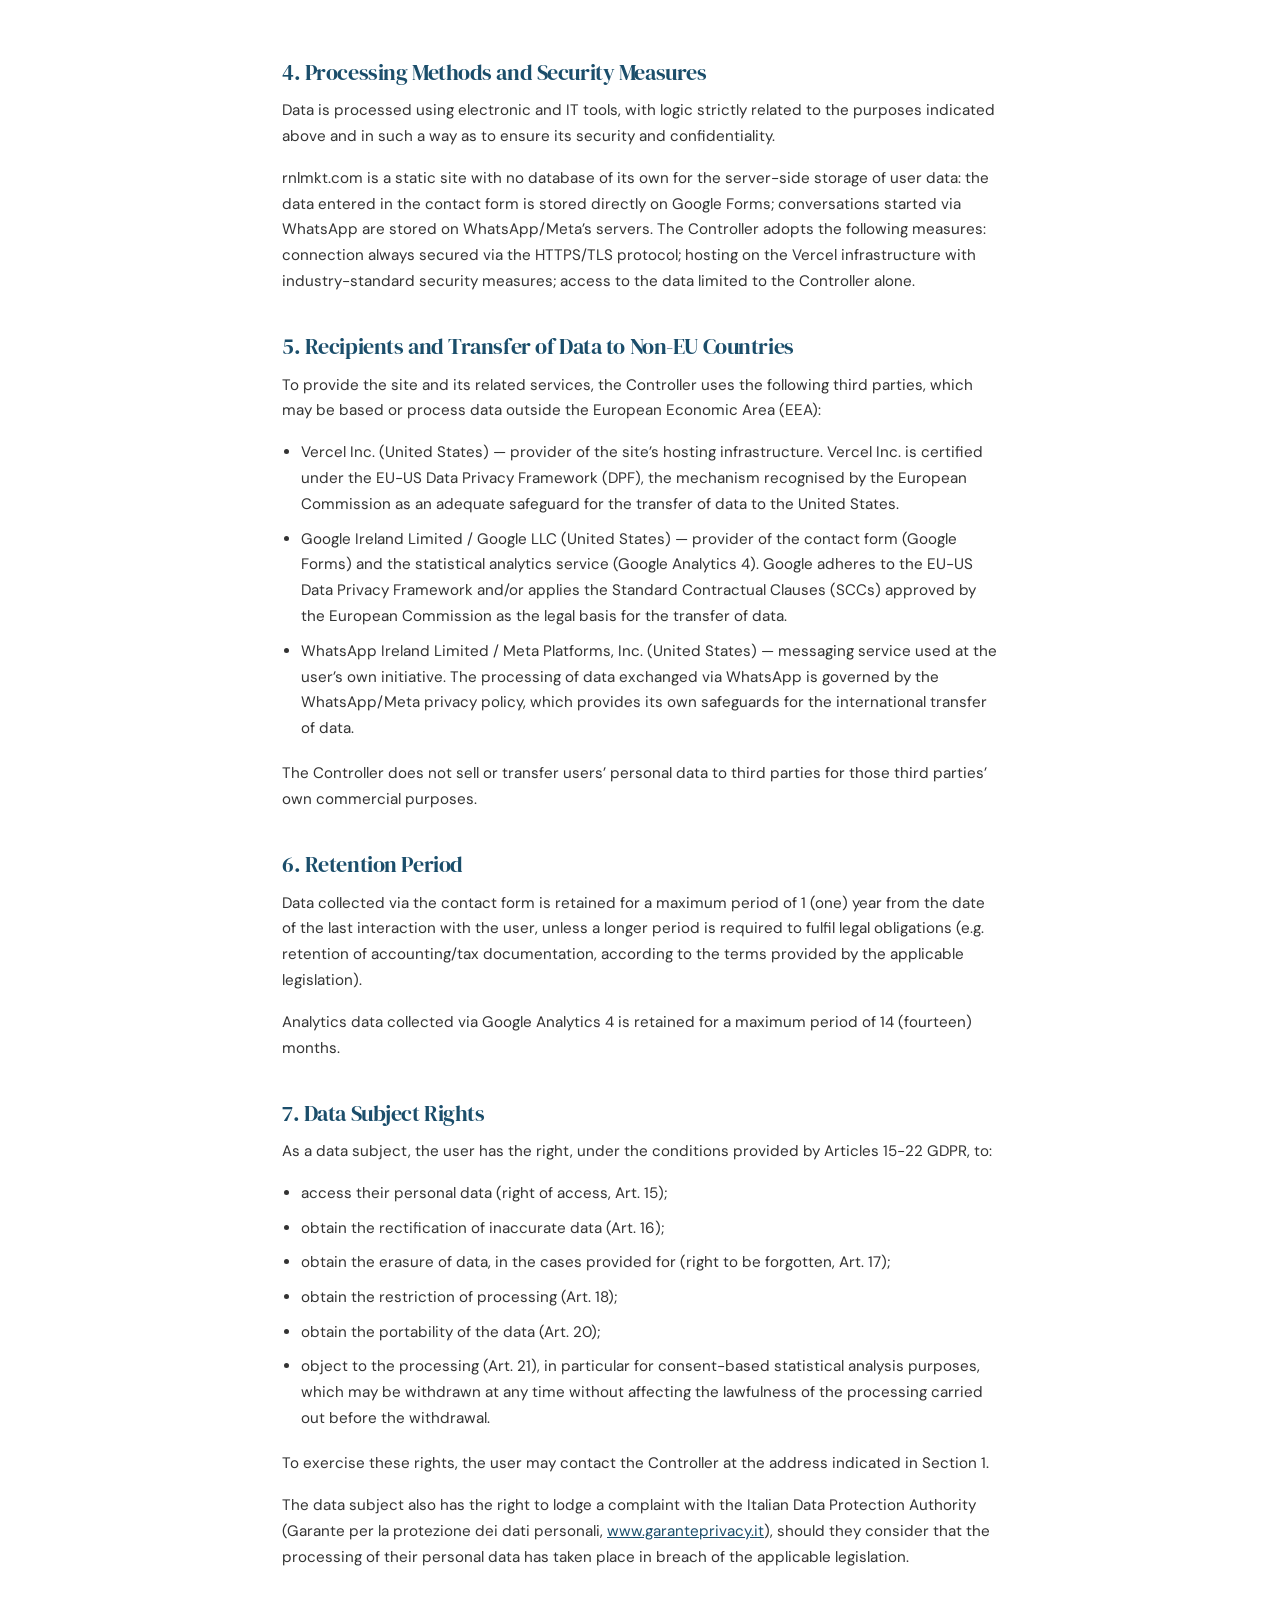
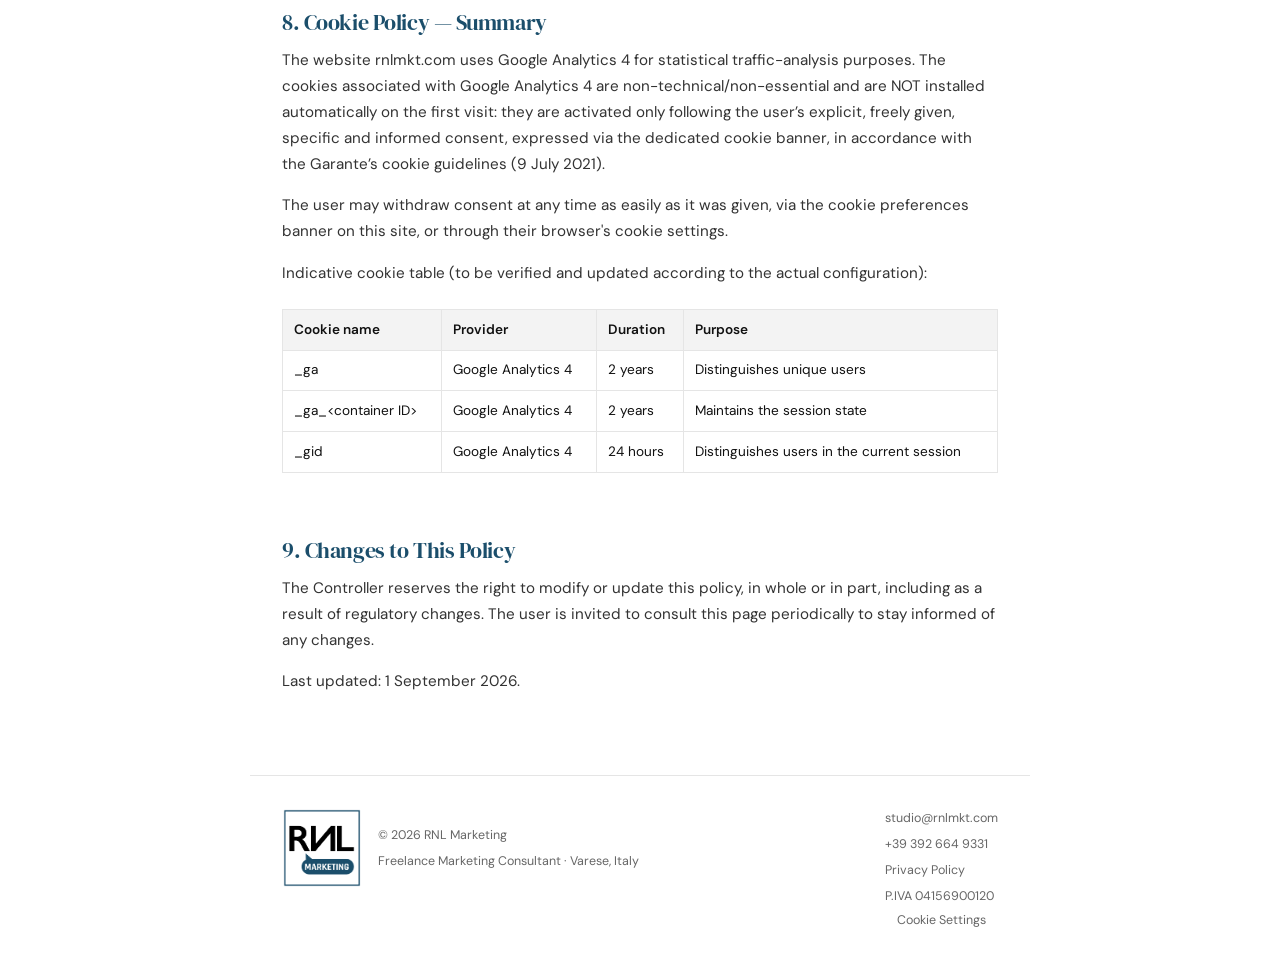
<file: privacy.html>
<!DOCTYPE html>
<html lang="en">
<head>
  <!-- Google tag (gtag.js) -->
  <script async src="https://www.googletagmanager.com/gtag/js?id=G-HK5004VRP4"></script>
  <script src="assets/js/analytics-init.js"></script>

  <!-- Google Tag Manager -->
  <script>(function(w,d,s,l,i){w[l]=w[l]||[];w[l].push({'gtm.start':
  new Date().getTime(),event:'gtm.js'});var f=d.getElementsByTagName(s)[0],
  j=d.createElement(s),dl=l!='dataLayer'?'&l='+l:'';j.async=true;j.src=
  'https://www.googletagmanager.com/gtm.js?id='+i+dl;f.parentNode.insertBefore(j,f);
  })(window,document,'script','dataLayer','GTM-M63D8K53');</script>
  <!-- End Google Tag Manager -->

  <meta charset="UTF-8" />
  <meta name="viewport" content="width=device-width, initial-scale=1.0" />
  <title>Privacy Policy — RNL-MKT</title>
  <link rel="preload" href="assets/fonts/dmserifdisplay-regular.woff2" as="font" type="font/woff2" crossorigin />
  <link rel="preload" href="assets/fonts/dmserifdisplay-italic.woff2" as="font" type="font/woff2" crossorigin />
  <link rel="preload" href="assets/fonts/dmsans-variable.woff2" as="font" type="font/woff2" crossorigin />
  <link rel="icon" type="image/png" href="/favicon-96x96.png" sizes="96x96" />
  <link rel="icon" type="image/svg+xml" href="/favicon.svg" />
  <link rel="shortcut icon" href="/favicon.ico" />
  <link rel="apple-touch-icon" sizes="180x180" href="/apple-touch-icon.png" />
  <link rel="manifest" href="/site.webmanifest" />
  <link rel="stylesheet" href="assets/css/site.css">
  <style>
    /* ===== Privacy / legal page (page-scoped; does not touch the shared 5-page layout) ===== */
    .legal { max-width: var(--max-w); margin: 0 auto; padding: 3rem 2rem 4rem; font-family: 'DM Sans', sans-serif; }
    .legal h1 { font-family: 'DM Serif Display', Georgia, serif; font-weight: 400; font-size: 2.1rem; line-height: 1.2; margin: 0 0 0.4rem; color: var(--black); }
    .legal h2 { font-family: 'DM Serif Display', Georgia, serif; font-weight: 400; font-size: 1.35rem; line-height: 1.3; margin: 2.4rem 0 0.7rem; color: var(--accent); }
    .legal p, .legal li { font-size: 0.95rem; line-height: 1.7; color: #333; }
    .legal p { margin: 0 0 1rem; }
    .legal ul { margin: 0 0 1.2rem; padding-left: 1.2rem; }
    .legal li { margin-bottom: 0.55rem; }
    .legal a { color: var(--accent); }
    .legal .legal-lead { font-size: 0.9rem; color: var(--gray); line-height: 1.65; }
    .legal .legal-contact-block { list-style: none; padding-left: 0; margin: 0 0 1.2rem; }
    .legal .legal-contact-block li { margin-bottom: 0.25rem; }
    .legal table { width: 100%; border-collapse: collapse; margin: 0.4rem 0 1.6rem; font-size: 0.85rem; }
    .legal th, .legal td { border: 1px solid var(--border); padding: 0.6rem 0.7rem; text-align: left; vertical-align: top; line-height: 1.5; }
    .legal th { background: var(--light); font-weight: 600; color: var(--black); }
    .legal .table-scroll { overflow-x: auto; }
    .legal hr.legal-divider { border: none; border-top: 1px solid var(--border); margin: 3.5rem 0; }

    /* Authoritative-version / language cross-link */
    .legal-lang-note { background: #eef4f8; border: 1px solid #cfe0ea; border-left: 4px solid var(--accent); border-radius: 4px; padding: 0.8rem 1.1rem; margin: 0 0 2.2rem; font-size: 0.86rem; line-height: 1.6; color: #2a4a5c; }
    .legal-lang-note a { color: var(--accent); }
  </style>
</head>
<body>
  <!-- Google Tag Manager (noscript) -->
  <noscript><iframe src="https://www.googletagmanager.com/ns.html?id=GTM-M63D8K53"
  height="0" width="0" style="display:none;visibility:hidden"></iframe></noscript>
  <!-- End Google Tag Manager (noscript) -->

  <nav>
    <a class="logo" href="index.html#hero" aria-label="RNL-MKT">
      <img src="assets/images/brand-logo.png" alt="" width="56" height="56">
    </a>
    <div class="nav-right">
      <ul class="nav-links">
        <li><a href="index.html#about">About</a></li>
        <li><a href="index.html#services">How I Help</a></li>
        <li><a href="index.html#work">The Work</a></li>
        <li><a href="index.html#pricing">Pricing</a></li>
        <li class="nav-dropdown">
            <a href="index.html#contact" class="nav-dropdown-link">Contact</a>
            <button class="nav-dropdown-toggle" type="button" aria-haspopup="true" aria-expanded="false" aria-label="Contact options" onclick="toggleContact(this)"><span class="nav-caret" aria-hidden="true">▾</span></button>
            <ul class="nav-dropdown-menu">
              <li><a class="jtel" data-t="KzM5MzkyNjY0OTMzMQ==">Call</a></li>
              <li><a href="https://wa.me/393926649331?text=Hi%20Roseline%2C%20I%27m%20reaching%20out%20from%20your%20website." target="_blank" rel="noopener">Message</a></li>
              <li><a class="jmail" data-e="c3R1ZGlvQHJubG1rdC5jb20=">Mail</a></li>
              <li><a href="https://www.linkedin.com/in/roseline-noemie-lemoine/" target="_blank" rel="noopener">LinkedIn</a></li>
            </ul>
          </li>
      </ul>
      <div class="lang-switcher">
        <button class="active">EN</button>
        <button onclick="window.location.href='privacy-it.html'">IT</button>
        <button onclick="window.location.href='privacy-nl.html'">NL</button>
        <button onclick="window.location.href='privacy-de.html'">DE</button>
        <button onclick="window.location.href='privacy-fr.html'">FR</button>
      </div>
      <button class="nav-toggle" type="button" aria-label="Menu" aria-expanded="false" aria-controls="mobile-menu" onclick="toggleMenu(this)">
        <span class="nav-toggle-bars" aria-hidden="true"><span></span><span></span><span></span></span>
      </button>
    </div>
    <div class="mobile-menu" id="mobile-menu">
      <ul>
        <li><a href="index.html#about">About</a></li>
        <li><a href="index.html#services">How I Help</a></li>
        <li><a href="index.html#work">The Work</a></li>
        <li><a href="index.html#pricing">Pricing</a></li>
        <li><a href="index.html#contact">Contact</a></li>
        <li><a href="https://www.linkedin.com/in/roseline-noemie-lemoine/" target="_blank" rel="noopener">LinkedIn</a></li>
      </ul>
    </div>
  </nav>

  <main class="legal">

    <div class="legal-lang-note">This is a convenience translation. The legally binding version is the Italian original — see the <a href="privacy-it.html">Italian version</a>.</div>

    <h1>Privacy Policy — rnlmkt.com</h1>

    <p class="legal-lead">Pursuant to Articles 13-14 of Regulation (EU) 2016/679 (“GDPR”) and Italian Legislative Decree 196/2003, as amended and supplemented (Legislative Decree 101/2018), as well as the cookie and other tracking-tools guidelines of the Italian Data Protection Authority (Garante per la protezione dei dati personali, 9 July 2021).</p>

    <h2>1. Data Controller and Contact Details</h2>
    <p>The Data Controller for the personal data collected through the website rnlmkt.com is:</p>
    <ul class="legal-contact-block">
  <li>Roseline Noemie Lemoine, freelance professional under Italy’s flat-rate (“forfettario”) VAT regime, trading as “RNL-MKT”</li>
  <li>VAT number (Partita IVA): 04156900120</li>
  <li>Registered address: Via Giuseppe Mazzini 72, 21020 Casciago (VA), Italy</li>
  <li>Contact email: <a class="jmail jmail-show" data-e="c3R1ZGlvQHJubG1rdC5jb20="></a></li>
</ul>
    <p>The Controller can be contacted for any request relating to the processing of personal data at the address indicated above.</p>
    <p>No Data Protection Officer (DPO) has been appointed, as this is not mandatory under Art. 37 GDPR for the activity carried out.</p>

    <h2>2. Categories of Data Collected</h2>
    <p>The website rnlmkt.com collects the following categories of personal data:</p>
    <ul>
  <li>Data voluntarily submitted via the contact form: name, email address, and any message entered by the user in the embedded Google Form in the “Contact” section of the site.</li>
  <li>Technical data automatically collected by the hosting infrastructure (Vercel): IP address, browser and device type, requested pages, access date and time, system logs needed for the operation and security of the site.</li>
  <li>Browsing and statistical analytics data (Google Analytics 4): device/cookie identifier, pages visited, visit duration, traffic source. Collected only after prior consent — see Section 8.</li>
  <li>WhatsApp conversation data: phone number and content of the messages sent by the user who voluntarily chooses to contact the Controller via the WhatsApp link on the site.</li>
</ul>
    <h2>3. Purposes and Legal Basis of Processing</h2>
    <div class="table-scroll">
  <table>
    <thead><tr><th>Purpose</th><th>Legal basis</th></tr></thead>
    <tbody>
    <tr><td>Responding to contact/quote requests received via the form</td><td>Art. 6.1.b GDPR (pre-contractual measures at the data subject’s request) and/or Art. 6.1.f (legitimate interest in responding to business inquiries)</td></tr>
    <tr><td>Managing the communication voluntarily initiated by the user via WhatsApp</td><td>Art. 6.1.a and/or 6.1.b GDPR (consent implied in voluntarily starting the conversation)</td></tr>
    <tr><td>Statistical analysis of site traffic (Google Analytics 4)</td><td>Art. 6.1.a GDPR (explicit consent, collected via the cookie banner before the cookies are activated)</td></tr>
    <tr><td>Accounting and tax obligations, where the contact gives rise to a contractual relationship</td><td>Art. 6.1.c GDPR (legal obligation)</td></tr>
    <tr><td>Security and proper functioning of the site (technical hosting logs)</td><td>Art. 6.1.f GDPR (legitimate interest in IT security)</td></tr>
    </tbody>
  </table>
</div>

    <h2>4. Processing Methods and Security Measures</h2>
    <p>Data is processed using electronic and IT tools, with logic strictly related to the purposes indicated above and in such a way as to ensure its security and confidentiality.</p>
    <p>rnlmkt.com is a static site with no database of its own for the server-side storage of user data: the data entered in the contact form is stored directly on Google Forms; conversations started via WhatsApp are stored on WhatsApp/Meta’s servers. The Controller adopts the following measures: connection always secured via the HTTPS/TLS protocol; hosting on the Vercel infrastructure with industry-standard security measures; access to the data limited to the Controller alone.</p>

    <h2>5. Recipients and Transfer of Data to Non-EU Countries</h2>
    <p>To provide the site and its related services, the Controller uses the following third parties, which may be based or process data outside the European Economic Area (EEA):</p>
    <ul>
  <li>Vercel Inc. (United States) — provider of the site’s hosting infrastructure. Vercel Inc. is certified under the EU-US Data Privacy Framework (DPF), the mechanism recognised by the European Commission as an adequate safeguard for the transfer of data to the United States.</li>
  <li>Google Ireland Limited / Google LLC (United States) — provider of the contact form (Google Forms) and the statistical analytics service (Google Analytics 4). Google adheres to the EU-US Data Privacy Framework and/or applies the Standard Contractual Clauses (SCCs) approved by the European Commission as the legal basis for the transfer of data.</li>
  <li>WhatsApp Ireland Limited / Meta Platforms, Inc. (United States) — messaging service used at the user’s own initiative. The processing of data exchanged via WhatsApp is governed by the WhatsApp/Meta privacy policy, which provides its own safeguards for the international transfer of data.</li>
</ul>
    <p>The Controller does not sell or transfer users’ personal data to third parties for those third parties’ own commercial purposes.</p>
    <h2>6. Retention Period</h2>
    <p>Data collected via the contact form is retained for a maximum period of 1 (one) year from the date of the last interaction with the user, unless a longer period is required to fulfil legal obligations (e.g. retention of accounting/tax documentation, according to the terms provided by the applicable legislation).</p>
    <p>Analytics data collected via Google Analytics 4 is retained for a maximum period of 14 (fourteen) months.</p>
    <h2>7. Data Subject Rights</h2>
    <p>As a data subject, the user has the right, under the conditions provided by Articles 15-22 GDPR, to:</p>
    <ul>
  <li>access their personal data (right of access, Art. 15);</li>
  <li>obtain the rectification of inaccurate data (Art. 16);</li>
  <li>obtain the erasure of data, in the cases provided for (right to be forgotten, Art. 17);</li>
  <li>obtain the restriction of processing (Art. 18);</li>
  <li>obtain the portability of the data (Art. 20);</li>
  <li>object to the processing (Art. 21), in particular for consent-based statistical analysis purposes, which may be withdrawn at any time without affecting the lawfulness of the processing carried out before the withdrawal.</li>
</ul>
    <p>To exercise these rights, the user may contact the Controller at the address indicated in Section 1.</p>
    <p>The data subject also has the right to lodge a complaint with the Italian Data Protection Authority (Garante per la protezione dei dati personali, <a href="https://www.garanteprivacy.it" target="_blank" rel="noopener">www.garanteprivacy.it</a>), should they consider that the processing of their personal data has taken place in breach of the applicable legislation.</p>

    <h2>8. Cookie Policy — Summary</h2>
    <p>The website rnlmkt.com uses Google Analytics 4 for statistical traffic-analysis purposes. The cookies associated with Google Analytics 4 are non-technical/non-essential and are NOT installed automatically on the first visit: they are activated only following the user’s explicit, freely given, specific and informed consent, expressed via the dedicated cookie banner, in accordance with the Garante’s cookie guidelines (9 July 2021).</p>
    <p>The user may withdraw consent at any time as easily as it was given, via the cookie preferences banner on this site, or through their browser's cookie settings.</p>
    <p>Indicative cookie table (to be verified and updated according to the actual configuration):</p>
    <div class="table-scroll">
  <table>
    <thead><tr><th>Cookie name</th><th>Provider</th><th>Duration</th><th>Purpose</th></tr></thead>
    <tbody>
    <tr><td>_ga</td><td>Google Analytics 4</td><td>2 years</td><td>Distinguishes unique users</td></tr>
    <tr><td>_ga_&lt;container ID&gt;</td><td>Google Analytics 4</td><td>2 years</td><td>Maintains the session state</td></tr>
    <tr><td>_gid</td><td>Google Analytics 4</td><td>24 hours</td><td>Distinguishes users in the current session</td></tr>
    </tbody>
  </table>
</div>
    <h2>9. Changes to This Policy</h2>
    <p>The Controller reserves the right to modify or update this policy, in whole or in part, including as a result of regulatory changes. The user is invited to consult this page periodically to stay informed of any changes.</p>
    <p>Last updated: 1 September 2026.</p>

  </main>

  <footer>
    <div class="footer-brand">
      <img src="assets/images/brand-logo.png" alt="" width="40" height="40" class="footer-logo">
      <div class="footer-left">
      <span>© 2026 RNL Marketing</span>
      <span>Freelance Marketing Consultant · Varese, Italy</span>
      </div>
    </div>
    <div class="footer-right">
      <a class="jmail jmail-show" data-e="c3R1ZGlvQHJubG1rdC5jb20=">Email</a>
      <a class="jtel jtel-show" data-t="KzM5MzkyNjY0OTMzMQ==" data-d="KzM5IDM5MiA2NjQgOTMzMQ==">Phone</a>
      <a href="privacy.html">Privacy Policy</a>
      <span>P.IVA 04156900120</span>
    </div>
  </footer>

  <script src="assets/js/site.js"></script>
</body>
</html>
</file>
<file: assets/css/site.css>
/* ─── FONTS ─── */
@font-face {
  font-family: 'DM Serif Display';
  src: url('../fonts/dmserifdisplay-regular.woff2') format('woff2');
  font-weight: 400;
  font-style: normal;
  font-display: swap;
}

@font-face {
  font-family: 'DM Serif Display';
  src: url('../fonts/dmserifdisplay-italic.woff2') format('woff2');
  font-weight: 400;
  font-style: italic;
  font-display: swap;
}

/* Variable font: covers every weight from 100–1000 in one file */
@font-face {
  font-family: 'DM Sans';
  src: url('../fonts/dmsans-variable.woff2') format('woff2');
  font-weight: 100 1000;
  font-style: normal;
  font-display: swap;
}

*, *::before, *::after { box-sizing: border-box; margin: 0; padding: 0; }

html { scroll-behavior: smooth; scroll-padding-top: 80px; }

:root {
  --black: #111111;
  --gray: #666666;
  --light: #F3F3F3;
  --white: #FFFFFF;
  --accent: #1B4E6B;
  --accent-light: #3a7a9d;
  --border: #E5E5E5;
  --max-w: 780px;
}

body {
  font-family: 'DM Serif Display', serif;
  background: var(--white);
  color: var(--black);
  line-height: 1.7;
}

/* ─── NAV ─── */
nav {
  position: sticky;
  top: 0;
  z-index: 10;
  background: #ffffff;
  border-bottom: 1px solid var(--border);
  padding: 0.5rem 2rem;
  display: flex;
  justify-content: space-between;
  align-items: center;
}

nav .logo {
  text-decoration: none;
  display: flex;
  align-items: center;
}

.nav-links {
  list-style: none;
  display: flex;
  gap: 2.5rem;
  align-items: center;
}

nav a {
  font-family: 'DM Sans', sans-serif;
  font-size: 1.1rem;
  letter-spacing: 0.07em;
  text-transform: uppercase;
  text-decoration: none;
  color: var(--gray);
  transition: color 0.2s;
  white-space: nowrap;
}

nav a:hover { color: var(--black); }

/* Nav "tighten" breakpoint is per-language — label lengths differ (measured,
   not guessed; see HANDOFF.md). EN 970px · IT 1010px · NL 1020px · DE 1150px · FR 1070px */
@media (max-width: 970px) { html:lang(en) nav { padding: 0.5rem 1.5rem; } html:lang(en) .nav-links { gap: 1.2rem; } html:lang(en) .nav-right { gap: 1.2rem; } html:lang(en) nav a { font-size: 0.92rem; } }
@media (max-width: 1010px) { html:lang(it) nav { padding: 0.5rem 1.5rem; } html:lang(it) .nav-links { gap: 1.2rem; } html:lang(it) .nav-right { gap: 1.2rem; } html:lang(it) nav a { font-size: 0.92rem; } }
@media (max-width: 1020px) { html:lang(nl) nav { padding: 0.5rem 1.5rem; } html:lang(nl) .nav-links { gap: 1.2rem; } html:lang(nl) .nav-right { gap: 1.2rem; } html:lang(nl) nav a { font-size: 0.92rem; } }
@media (max-width: 1150px) { html:lang(de) nav { padding: 0.5rem 1.5rem; } html:lang(de) .nav-links { gap: 1.2rem; } html:lang(de) .nav-right { gap: 1.2rem; } html:lang(de) nav a { font-size: 0.92rem; } }
@media (max-width: 1070px) { html:lang(fr) nav { padding: 0.5rem 1.5rem; } html:lang(fr) .nav-links { gap: 1.2rem; } html:lang(fr) .nav-right { gap: 1.2rem; } html:lang(fr) nav a { font-size: 0.92rem; } }

/* ─── MOBILE MENU ─── */
.nav-toggle {
  display: none;
  width: 44px;
  height: 44px;
  align-items: center;
  justify-content: center;
  background: none;
  border: none;
  color: var(--gray);
  cursor: pointer;
  transition: color 0.2s;
}

.nav-toggle:hover { color: var(--black); }

.nav-toggle-bars {
  position: relative;
  width: 22px;
  height: 13px;
}

.nav-toggle-bars span {
  position: absolute;
  left: 0;
  width: 22px;
  height: 1px;
  background: currentColor;
  transition: transform 0.25s ease, opacity 0.2s ease;
}

.nav-toggle-bars span:nth-child(1) { top: 0; }
.nav-toggle-bars span:nth-child(2) { top: 6px; }
.nav-toggle-bars span:nth-child(3) { top: 12px; }

nav.menu-open .nav-toggle-bars span:nth-child(1) { transform: translateY(6px) rotate(45deg); }
nav.menu-open .nav-toggle-bars span:nth-child(2) { opacity: 0; }
nav.menu-open .nav-toggle-bars span:nth-child(3) { transform: translateY(-6px) rotate(-45deg); }

/* nav is sticky with z-index:10, so this whole subtree already paints above the page.
   display:none here means the panel can't leak onto the desktop nav even if it was
   left open across the breakpoint — the JS below only has to keep the ARIA state honest. */
.mobile-menu {
  display: none;
  position: absolute;
  top: 100%;
  left: 0;
  right: 0;
  background: var(--white);
  border-bottom: 1px solid var(--border);
  overflow: hidden;
  max-height: 0;
  /* max-height:0 alone would leave the links tabbable; visibility takes them out of the tree */
  visibility: hidden;
  transition: max-height 0.3s ease, visibility 0s linear 0.3s;
}

nav.menu-open .mobile-menu {
  visibility: visible;
  transition: max-height 0.3s ease, visibility 0s;
}

.mobile-menu ul {
  list-style: none;
  padding: 0 1.5rem 0.5rem;
}

.mobile-menu li + li { border-top: 1px solid var(--border); }

/* Inherits family/spacing/uppercase from `nav a`; 44px is the tap-target floor */
.mobile-menu a {
  display: flex;
  align-items: center;
  min-height: 44px;
  font-size: 0.95rem;
}

@media (prefers-reduced-motion: reduce) {
  html { scroll-behavior: auto; }
  .nav-toggle-bars span { transition: none; }
  .mobile-menu, nav.menu-open .mobile-menu { transition-duration: 0s; transition-delay: 0s; }
}

/* ─── CONTACT DROPDOWN ─── */
.nav-dropdown { position: relative; display: flex; align-items: center; gap: 0.3em; }

/* "Contact" is a real link to #contact — nav a styling + the tighten query already apply */
.nav-dropdown-link { white-space: nowrap; }

/* Separate control so the caret toggles the popup without hijacking the link's navigation */
.nav-dropdown-toggle {
  display: inline-flex;
  align-items: center;
  background: none;
  border: none;
  margin: 0;
  padding: 0.25rem 0.15rem;
  color: var(--gray);
  cursor: pointer;
  transition: color 0.2s;
}

/* Hovering anywhere on the pair darkens both, so they read as one control */
.nav-dropdown:hover .nav-dropdown-link,
.nav-dropdown.open .nav-dropdown-link,
.nav-dropdown:hover .nav-dropdown-toggle,
.nav-dropdown.open .nav-dropdown-toggle,
.nav-dropdown-toggle:focus-visible { color: var(--black); }

.nav-caret { font-size: 0.6em; transition: transform 0.2s ease; }
.nav-dropdown:hover .nav-caret,
.nav-dropdown.open .nav-caret { transform: rotate(180deg); }

.nav-dropdown-menu {
  list-style: none;
  position: absolute;
  top: calc(100% + 0.6rem);
  right: 0;
  margin: 0;
  padding: 0.4rem 0;
  min-width: 170px;
  background: var(--white);
  border: 1px solid var(--border);
  /* nav is sticky z-index:10; keep the menu above the page below it */
  z-index: 20;
  opacity: 0;
  visibility: hidden;
  transform: translateY(-6px);
  transition: opacity 0.18s ease, transform 0.18s ease, visibility 0s linear 0.18s;
}

/* Opens on mouse hover, and on click/tap or keyboard activation (.open via JS) */
.nav-dropdown:hover .nav-dropdown-menu,
.nav-dropdown.open .nav-dropdown-menu {
  opacity: 1;
  visibility: visible;
  transform: translateY(0);
  transition: opacity 0.18s ease, transform 0.18s ease, visibility 0s;
}

.nav-dropdown-menu a {
  display: block;
  padding: 0.55rem 1.3rem;
  font-family: 'DM Sans', sans-serif;
  font-size: 0.8rem;
  letter-spacing: 0.07em;
  text-transform: uppercase;
  color: var(--gray);
  white-space: nowrap;
  transition: color 0.15s, background 0.15s;
}

.nav-dropdown-menu a:hover,
.nav-dropdown-menu a:focus { color: var(--black); background: var(--light); }


/* ─── HERO ─── */
#hero {
  min-height: 88vh;
  display: grid;
  grid-template-columns: 1fr 1fr;
  align-items: center;
  gap: 3rem;
  padding: 6rem 2rem;
  max-width: 1100px;
  margin: 0 auto;
}

.hero-logo {
  display: flex;
  align-items: center;
  justify-content: center;
  height: 520px;
}

.hero-logo img {
  width: 100%;
  max-width: 420px;
  height: auto;
}

@media (max-width: 700px) {
  #hero {
    grid-template-columns: 1fr;
    min-height: auto;
    padding: 3rem 1.5rem 4rem;
  }
  /* The nav already carries the logo; repeating it costs a screen of scrolling */
  .hero-logo { display: none; }
}

#hero .inner h1 {
  font-family: 'DM Sans', sans-serif;
  font-size: clamp(2.4rem, 6vw, 4rem);
  font-weight: normal;
  line-height: 1.15;
  letter-spacing: -0.02em;
  margin-bottom: 1.5rem;
}

#hero .inner h1 em,
#contact h2 em {
  font-family: 'DM Serif Display', serif;
  font-style: italic;
  color: var(--accent);
}

#hero .inner p {
  font-family: 'DM Sans', sans-serif;
  font-size: 1.05rem;
  color: var(--gray);
  max-width: 520px;
  margin-bottom: 2.5rem;
}

.btn {
  display: inline-block;
  font-family: 'DM Sans', sans-serif;
  font-size: 0.8rem;
  letter-spacing: 0.1em;
  text-transform: uppercase;
  text-decoration: none;
  color: var(--white);
  background: var(--accent);
  padding: 0.9rem 2rem;
  transition: background 0.2s;
}

.btn:hover { background: var(--accent-light); }

/* Two hero CTAs side by side; wraps to stacked on narrow screens */
.hero-cta {
  display: flex;
  flex-wrap: wrap;
  gap: 0.7rem;
}

/* Outlined secondary CTA — supports the primary rather than competing with it.
   Padding subtracts the 1px border so both buttons stay exactly the same height. */
.btn-secondary {
  color: var(--accent);
  background: none;
  border: 1px solid var(--accent);
  /* slightly tighter than the primary so longer localized labels (IT/FR) still fit on one row */
  padding: calc(0.9rem - 1px) calc(1.6rem - 1px);
  transition: background 0.2s, color 0.2s;
}

.btn-secondary:hover { background: var(--accent); color: var(--white); }

/* ─── SECTIONS ─── */
section {
  padding: 6rem 2rem;
  max-width: var(--max-w);
  margin: 0 auto;
}

#about { padding-top: 2rem; max-width: 1000px; }

section + section {
  border-top: 1px solid var(--border);
}

.section-label {
  font-family: 'DM Sans', sans-serif;
  font-size: 0.72rem;
  letter-spacing: 0.14em;
  text-transform: uppercase;
  color: var(--gray);
  margin-bottom: 3rem;
}

h2 {
  font-size: clamp(1.6rem, 4vw, 2.4rem);
  font-weight: normal;
  line-height: 1.2;
  letter-spacing: -0.02em;
  margin-bottom: 1.5rem;
}

/* ─── ABOUT ─── */
#about .about-grid {
  display: grid;
  grid-template-columns: 2fr 3fr;
  gap: 3rem;
  align-items: start;
  margin-top: 2rem;
}

#about .portrait {
  width: 100%;
  height: 480px;
  object-fit: cover;
  object-position: center top;
  display: block;
}

/* Sits in the same grid column as the photo (wrapped together) so it hugs the image
   regardless of how tall the bio column next to it grows */
#about .portrait-caption {
  margin-top: 0.9rem;
  font-family: 'DM Sans', sans-serif;
  font-size: 0.78rem;
  letter-spacing: 0.08em;
  text-transform: uppercase;
  color: var(--gray);
}

#about .bio {
  /* DM Serif Display is a display face — too heavy for 158 words of body copy.
     DM Sans matches the hero intro, service cards and contact text. */
  font-family: 'DM Sans', sans-serif;
  font-size: 1.05rem;
  color: var(--gray);
}

#about .bio p + p { margin-top: 1.2rem; }

@media (max-width: 560px) {
  #about .about-grid { grid-template-columns: 1fr; }
}

/* ─── SERVICES ─── */
#services {
  max-width: 1100px;
}

#services .grid {
  display: grid;
  /* minmax(0,…) lets tracks shrink past a long unbreakable word (e.g. Dutch compounds) */
  grid-template-columns: repeat(3, minmax(0, 1fr));
  grid-template-rows: auto 1fr auto;
  column-gap: 1.5rem;
  row-gap: 1.2rem;
  margin-top: 3rem;
}

@media (max-width: 720px) {
  #services .grid { grid-template-columns: 1fr; row-gap: 0.6rem; }
  #services { max-width: var(--max-w); }
}

/* Nav-collapse breakpoint (hamburger takes over) is also per-language — see
   HANDOFF.md. EN 780px · IT 810px · NL 820px · DE 930px · FR 860px.
   5 lang buttons no longer fit alongside the logo + hamburger on the narrowest
   phones; only shrinks here, where the hamburger already replaces the full nav.
   nav .lang-switcher button (3 selectors) outranks the base .lang-switcher button
   (2 selectors) declared later in the stylesheet, regardless of source order. */
@media (max-width: 780px) { html:lang(en) .nav-links { display: none; } html:lang(en) .nav-toggle { display: flex; } html:lang(en) .mobile-menu { display: block; } html:lang(en) nav .lang-switcher button { padding: 0.35rem 0.4rem; } }
@media (max-width: 810px) { html:lang(it) .nav-links { display: none; } html:lang(it) .nav-toggle { display: flex; } html:lang(it) .mobile-menu { display: block; } html:lang(it) nav .lang-switcher button { padding: 0.35rem 0.4rem; } }
@media (max-width: 820px) { html:lang(nl) .nav-links { display: none; } html:lang(nl) .nav-toggle { display: flex; } html:lang(nl) .mobile-menu { display: block; } html:lang(nl) nav .lang-switcher button { padding: 0.35rem 0.4rem; } }
@media (max-width: 930px) { html:lang(de) .nav-links { display: none; } html:lang(de) .nav-toggle { display: flex; } html:lang(de) .mobile-menu { display: block; } html:lang(de) nav .lang-switcher button { padding: 0.35rem 0.4rem; } }
@media (max-width: 860px) { html:lang(fr) .nav-links { display: none; } html:lang(fr) .nav-toggle { display: flex; } html:lang(fr) .mobile-menu { display: block; } html:lang(fr) nav .lang-switcher button { padding: 0.35rem 0.4rem; } }

.service-card {
  background: var(--light);
  overflow-wrap: break-word;
  padding: 2rem;
  display: grid;
  grid-template-rows: subgrid;
  grid-row: span 3;
  row-gap: 1.2rem;
}

.service-card h3 {
  font-family: 'DM Serif Display', Georgia, serif;
  font-size: 1.05rem;
  font-weight: normal;
  color: var(--accent);
  border-bottom: 1px solid var(--border);
  padding-bottom: 0.8rem;
  margin: 0;
}

.service-card .service-desc {
  font-family: 'DM Sans', sans-serif;
  font-size: 0.88rem;
  color: var(--gray);
  line-height: 1.65;
  margin: 0;
}

.service-card ul {
  list-style: none;
  padding: 0;
  margin: 0;
  display: flex;
  flex-direction: column;
  gap: 0.5rem;
}

.service-card ul li {
  font-family: 'DM Sans', sans-serif;
  font-size: 0.88rem;
  color: var(--gray);
  line-height: 1.5;
  padding-left: 0.9rem;
  position: relative;
}

.service-card ul li::before {
  content: '–';
  position: absolute;
  left: 0;
  color: var(--accent);
}

/* ─── SERVICES ACCORDION (mobile only) ─── */
/* Heading wraps the button per the ARIA APG accordion pattern, so the title stays a
   real <h3> in the outline at every width — the button is what's interactive. */
.service-toggle {
  display: flex;
  width: 100%;
  align-items: center;
  justify-content: space-between;
  gap: 0.75rem;
  background: none;
  border: none;
  padding: 0;
  margin: 0;
  font: inherit;
  color: inherit;
  text-align: left;
  cursor: default;
}

.service-caret {
  display: none;
  font-size: 1.2rem;
  font-weight: 300;
  line-height: 1;
  flex-shrink: 0;
  transition: transform 0.3s ease;
}

/* display:contents on desktop makes this wrapper invisible to the grid, so .service-desc
   and .service-list still land directly in the outer subgrid's row 2 / row 3 exactly as
   before the wrapper existed — desktop alignment across the 3 cards is unchanged. */
.service-card-body {
  display: contents;
  grid-row: span 2;
}

@media (max-width: 720px) {
  /* Stacking 3 span-3 subgrid cards into a single column forces the browser to invent
     extra implicit row tracks (9 total instead of 3 shared ones), and row-gap applies
     between ALL of them — that's what was leaking ~19px of unwanted space per card below
     the collapsed body. Dropping the card out of grid entirely on mobile removes that
     leak outright; the subgrid alignment it was for only matters on desktop's 3-column
     layout anyway, where this rule doesn't apply. */
  .service-card {
    display: block;
    padding: 1.1rem 1.5rem;   /* was 2rem all sides — the "grey area" tightened */
  }

  .service-toggle { cursor: pointer; }
  .service-caret { display: inline-block; }
  .service-card.open .service-caret { transform: rotate(45deg); }

  /* Only here does the wrapper become a real box, so it can collapse/expand.
     The pre-content gap lives as margin-top on the FIRST CHILD, not padding on this
     element itself — padding is never compressible below its own size regardless of
     max-height (verified: max-height:0 + box-sizing:border-box still rendered 14px of
     padding-top here). A child's margin-top works because this parent's overflow:hidden
     blocks margin-collapse, which puts that space inside the parent's own box — so it's
     genuinely subject to the parent's max-height clip and disappears when closed. */
  .service-card-body {
    display: block;
    overflow: hidden;
    max-height: 0;
    transition: max-height 0.35s ease;
  }
  .service-card-body .service-desc { margin-top: 0.9rem; margin-bottom: 0.9rem; }
}

/* Defensive reset, same pattern as the mobile nav: a panel left "open" (inline max-height
   set by JS) while the viewport was narrow can never clip content once back at desktop width */
@media (min-width: 721px) {
  .service-card-body { max-height: none !important; overflow: visible !important; }
}

/* ─── CONTACT: MOBILE ACTIONS (replaces the Google Form on small screens) ─── */
.contact-mobile-actions { display: none; }

@media (max-width: 700px) {
  /* The embedded form is ~905px tall and doesn't reflow — on mobile it's swapped for
     direct actions instead. loading="lazy" on the iframe keeps it from fetching at all
     while hidden here. */
  .google-form { display: none; }

  .contact-mobile-actions {
    display: flex;
    flex-direction: column;
    gap: 0.9rem;
    margin-top: 2.5rem;
    max-width: 420px;
  }
  .contact-mobile-actions .btn { width: 100%; text-align: center; }
}

/* ─── SERVICES DIAGRAM ─── */
.services-diagram {
  margin-top: 3rem;
}

.diagram-cols {
  display: grid;
  grid-template-columns: repeat(3, 1fr);
  border: 1px solid var(--border);
}

.diagram-col {
  padding: 2rem 1.8rem;
  border-right: 1px solid var(--border);
  display: flex;
  flex-direction: column;
  gap: 1.2rem;
}

.diagram-col:last-child {
  border-right: none;
}

.diagram-col-header {
  font-family: 'DM Sans', sans-serif;
  font-size: 0.78rem;
  font-weight: 500;
  letter-spacing: 0.1em;
  text-transform: uppercase;
  color: var(--accent);
  padding-bottom: 0.8rem;
  border-bottom: 1px solid var(--accent);
}

.diagram-list {
  list-style: none;
  padding: 0;
  margin: 0;
  display: flex;
  flex-direction: column;
  gap: 0.55rem;
  flex: 1;
}

.diagram-list li {
  font-family: 'DM Sans', sans-serif;
  font-size: 0.85rem;
  color: var(--black);
  line-height: 1.5;
  padding-left: 1rem;
  position: relative;
}

.diagram-list li::before {
  content: '–';
  position: absolute;
  left: 0;
  color: var(--accent);
}

.diagram-tools {
  font-family: 'DM Sans', sans-serif;
  font-size: 0.72rem;
  color: var(--gray);
  letter-spacing: 0.04em;
  border-top: 1px solid var(--border);
  padding-top: 0.8rem;
}

@media (max-width: 720px) {
  .diagram-cols { grid-template-columns: 1fr; }
  .diagram-col { border-right: none; border-bottom: 1px solid var(--border); }
  .diagram-col:last-child { border-bottom: none; }
}

.service-list {
  list-style: none;
  padding: 0;
  margin: 0;
  display: flex;
  flex-direction: column;
  gap: 0.5rem;
  border-top: 1px solid var(--border);
  padding-top: 1rem;
}

.service-list li {
  font-family: 'DM Sans', sans-serif;
  font-size: 0.85rem;
  color: var(--gray);
  line-height: 1.5;
  padding-left: 1rem;
  position: relative;
}

.service-list li::before {
  content: '–';
  position: absolute;
  left: 0;
  color: var(--accent);
}

/* ─── LEAD MAGNET (free audit checklist, email capture) ─── */
.lead-magnet {
  /* sits below the tools row now, so it needs more breathing room than the
     1.2rem that matched the service-card grid gap */
  margin-top: 2.5rem;
  border: 1.5px solid var(--accent);
  padding: 2rem;
  display: grid;
  grid-template-columns: 1.15fr 1fr;
  gap: 2.5rem;
  align-items: center;
}

.lead-magnet h3 {
  font-family: 'DM Serif Display', Georgia, serif;
  font-size: 1.35rem;
  font-weight: normal;
  line-height: 1.25;
  margin-bottom: 0.6rem;
}

.lm-text p {
  font-family: 'DM Sans', sans-serif;
  font-size: 0.88rem;
  color: var(--gray);
  line-height: 1.6;
  margin: 0;
}

.lm-form { display: flex; flex-direction: column; gap: 0.6rem; }

.lm-form label {
  font-family: 'DM Sans', sans-serif;
  font-size: 0.72rem;
  font-weight: 500;
  letter-spacing: 0.08em;
  text-transform: uppercase;
  color: var(--black);
}

.lm-form input[type="email"] {
  font-family: 'DM Sans', sans-serif;
  font-size: 0.92rem;
  color: var(--black);
  background: var(--white);
  border: 1px solid var(--border);
  padding: 0.75rem 1rem;
  outline: none;
  width: 100%;
  transition: border-color 0.2s;
}

.lm-form input[type="email"]:focus { border-color: var(--accent); }
.lm-form input::placeholder { color: #BBBBBB; }

.lm-form button {
  font-family: 'DM Sans', sans-serif;
  font-size: 0.8rem;
  font-weight: 500;
  letter-spacing: 0.1em;
  text-transform: uppercase;
  color: var(--white);
  background: var(--accent);
  border: none;
  padding: 0.9rem 1.5rem;
  cursor: pointer;
  transition: background 0.2s;
}

.lm-form button:hover { background: var(--accent-light); }

.lm-note {
  font-family: 'DM Sans', sans-serif;
  font-size: 0.72rem;
  color: var(--gray);
  margin: 0;
}

/* Mailchimp's bot trap — must stay visually hidden but present in the DOM */
.lm-bot { position: absolute; left: -5000px; }

/* .lm-form .lm-consent (0,2,0) must outrank .lm-form label (0,1,1),
   otherwise the uppercase/letter-spacing from the field labels leaks in here */
.lm-form .lm-consent {
  display: flex;
  align-items: flex-start;
  gap: 0.5rem;
  font-family: 'DM Sans', sans-serif;
  font-size: 0.72rem;
  line-height: 1.5;
  color: var(--gray);
  text-transform: none;
  letter-spacing: 0;
  font-weight: 400;
  cursor: pointer;
}

.lm-form .lm-consent input { margin-top: 0.15rem; flex-shrink: 0; accent-color: var(--accent); }

/* Revealed in place of the form once a valid address is given */
.lm-success { display: none; }
.lm-success.show { display: block; }
.lead-magnet.unlocked .lm-form { display: none; }

.lm-success p {
  font-family: 'DM Sans', sans-serif;
  font-size: 0.88rem;
  color: var(--gray);
  margin-bottom: 0.9rem;
}

.lm-download {
  display: inline-block;
  font-family: 'DM Sans', sans-serif;
  font-size: 0.8rem;
  font-weight: 500;
  letter-spacing: 0.1em;
  text-transform: uppercase;
  text-decoration: none;
  color: var(--white);
  background: var(--accent);
  padding: 0.9rem 1.5rem;
  transition: background 0.2s;
}

.lm-download:hover { background: var(--accent-light); }

@media (max-width: 720px) {
  .lead-magnet { grid-template-columns: 1fr; gap: 1.4rem; padding: 1.4rem; }
  .lm-download { display: block; text-align: center; }
}

/* ─── TOOLS DROPDOWN ─── */
.tools-wrapper {
  margin-top: 3rem;
  border-top: 1px solid var(--border);
}

.tools-toggle {
  width: 100%;
  background: none;
  border: none;
  padding: 1.1rem 0;
  display: flex;
  justify-content: center;
  align-items: center;
  gap: 0.6rem;
  cursor: pointer;
  font-family: 'DM Sans', sans-serif;
  font-size: 0.72rem;
  color: var(--accent);
  letter-spacing: 0.08em;
  text-transform: uppercase;
}

.tools-icon {
  font-size: 1rem;
  color: var(--accent);
  transition: transform 0.3s ease;
  line-height: 1;
  flex-shrink: 0;
}

.tools-toggle.open .tools-icon { transform: rotate(45deg); }
/* overflow:hidden is required for the accordion, but it also slices the hover tooltips.
   The negative margin pushes the clip edge 12px wider (the most a centred tooltip can
   overhang a minimum-width tile), and the matching padding keeps the tiles themselves
   aligned with the service cards above. */
.tools-panel {
  max-height: 0;
  overflow: hidden;
  transition: max-height 0.4s ease;
  margin: 0 -12px;
  padding: 0 12px;
}

.tools-grid {
  list-style: none;
  margin: 0;
  /* Top gap must clear the hover tooltip: it is 28px tall and sits 16px above its tile,
     and the panel's overflow:hidden (needed for the accordion) would otherwise cut it off */
  padding: 2rem 0 2.5rem;
  display: grid;
  grid-template-columns: repeat(auto-fit, minmax(104px, 1fr));
  gap: 0.5rem;
}

/* Fixed height keeps the panel's scrollHeight stable before the logos load */
.tool {
  position: relative;
  height: 74px;
  display: flex;
  align-items: center;
  justify-content: center;
  background: var(--light);
}

.tool img {
  max-width: 66%;
  max-height: 32px;
  width: auto;
  height: auto;
  object-fit: contain;
}

.tool-name {
  position: absolute;
  bottom: calc(100% - 8px);
  left: 50%;
  transform: translateX(-50%) translateY(4px);
  background: var(--black);
  color: var(--white);
  font-family: 'DM Sans', sans-serif;
  font-size: 0.68rem;
  letter-spacing: 0.04em;
  white-space: nowrap;
  padding: 0.3rem 0.55rem;
  opacity: 0;
  pointer-events: none;
  transition: opacity 0.18s ease, transform 0.18s ease;
  z-index: 2;
}

.tool:hover .tool-name {
  opacity: 1;
  transform: translateX(-50%) translateY(0);
}

/* Until a logo file exists, fall back to the tool's name rather than a broken image */
.tool.missing img { display: none; }
.tool.missing .tool-name {
  position: static; transform: none; opacity: 1; z-index: auto;
  background: none; color: var(--gray); padding: 0 0.4rem;
  white-space: normal; text-align: center;
}

/* ─── PRICING ACCORDION ─── */
.pricing-accordion {
  margin-top: 2.5rem;
  border-top: 1px solid var(--border);
}

.pricing-item {
  border-bottom: 1px solid var(--border);
}

.pricing-trigger {
  width: 100%;
  background: none;
  border: none;
  padding: 1.5rem 0;
  display: flex;
  justify-content: space-between;
  align-items: center;
  cursor: pointer;
  text-align: left;
}

.pricing-trigger-left {
  display: flex;
  align-items: baseline;
  gap: 2rem;
  flex-wrap: wrap;
}

.pricing-title {
  font-family: 'DM Serif Display', Georgia, serif;
  font-size: 1.4rem;
  font-weight: normal;
  color: var(--accent);
}

.pricing-rate-inline {
  font-family: 'DM Sans', sans-serif;
  font-size: 0.9rem;
  color: var(--gray);
  font-variant-numeric: tabular-nums;
}

.pricing-rate-inline b {
  color: var(--black);
  font-weight: 600;
}

.pricing-tag {
  font-family: 'DM Sans', sans-serif;
  font-size: 0.62rem;
  font-weight: 700;
  letter-spacing: 0.1em;
  text-transform: uppercase;
  color: var(--accent);
  border: 1px solid var(--accent);
  border-radius: 20px;
  padding: 2px 9px;
  white-space: nowrap;
}

.pricing-tag.slots {
  color: var(--gray);
  border-color: var(--border);
}

.pricing-icon {
  font-size: 1.6rem;
  color: var(--accent);
  transition: transform 0.3s ease;
  line-height: 1;
  font-family: 'DM Sans', sans-serif;
  font-weight: 300;
}

.pricing-item.open .pricing-icon {
  transform: rotate(45deg);
}

.pricing-panel {
  max-height: 0;
  overflow: hidden;
  transition: max-height 0.4s ease;
}

.pricing-panel-inner {
  padding-bottom: 2rem;
  display: grid;
  grid-template-columns: 1fr 1fr;
  gap: 3rem;
  align-items: start;
}

.pricing-panel .pricing-desc {
  font-family: 'DM Sans', sans-serif;
  font-size: 0.88rem;
  color: var(--gray);
  line-height: 1.65;
}

.pricing-panel .pricing-includes {
  list-style: none;
  padding: 0;
  margin: 0;
  display: flex;
  flex-direction: column;
  gap: 0.5rem;
}

.pricing-panel .pricing-includes li {
  font-family: 'DM Sans', sans-serif;
  font-size: 0.85rem;
  color: var(--gray);
  padding-left: 1.2rem;
  position: relative;
}

.pricing-panel .pricing-includes li::before {
  content: '✓';
  position: absolute;
  left: 0;
  color: var(--accent);
  font-size: 0.75rem;
}

@media (max-width: 600px) {
  .pricing-panel-inner { grid-template-columns: 1fr; gap: 1.5rem; }
  .pricing-trigger-left { flex-direction: column; flex-wrap: nowrap; align-items: flex-start; gap: 0.3rem; }
}

.pricing-help {
  margin-top: 2.5rem;
  padding-top: 2rem;
  border-top: 1px solid var(--border);
  text-align: center;
  display: flex;
  flex-direction: column;
  align-items: center;
  gap: 1rem;
}

.pricing-help p {
  font-family: 'DM Sans', sans-serif;
  font-size: 1rem;
  color: var(--gray);
  margin: 0;
}

/* ─── CTA STRIP ─── */
.cta-strip {
  background: var(--accent);
  padding: 1.2rem 2rem;
  text-align: center;
  display: flex;
  flex-direction: column;
  align-items: center;
  gap: 1.8rem;
}

.cta-text {
  font-family: 'DM Serif Display', Georgia, serif;
  font-size: clamp(1.3rem, 3vw, 2rem);
  font-weight: normal;
  color: #fff;
  max-width: 620px;
  line-height: 1.3;
  margin: 0;
}

.cta-text em {
  font-style: italic;
  opacity: 0.85;
}

.cta-btn {
  display: inline-block;
  font-family: 'DM Sans', sans-serif;
  font-size: 0.8rem;
  letter-spacing: 0.1em;
  text-transform: uppercase;
  text-decoration: none;
  color: var(--accent);
  background: #fff;
  padding: 0.9rem 2.2rem;
  transition: background 0.2s;
}

.cta-btn:hover { background: var(--light); }

/* ─── WORK ─── */
#work .work-intro {
  color: var(--gray);
  font-size: 1.15rem;
}

#work .case-list {
  margin-top: 3rem;
  display: flex;
  flex-direction: column;
  gap: 3rem;
}

.case {
  display: grid;
  grid-template-columns: 1fr 2fr;
  gap: 2rem;
  align-items: start;
}

.case-image {
  height: 220px;
  grid-column: 1 / -1;
  margin-bottom: 0.5rem;
}

/* The case banner is a self-contained 2:1 graphic — heading, avatar, logo, and
   buttons. Cropping it into the fixed 220px cover-box clips its content (the
   left/right edges on a phone, the buttons along the bottom on desktop), so
   show the real image whole at its natural ratio on every screen. The 220px
   height above still governs the placeholder tiles for not-yet-published cases. */
img.case-image { height: auto; }

/* Placeholder case images: crop a standard 3:2 photo to the same 2:1 banner
   shape as the real case image, biased upward so the subjects stay in frame. */
img.case-photo {
  width: 100%;
  aspect-ratio: 2 / 1;
  height: auto;
  object-fit: cover;
  object-position: 50% 20%;
  border: 1px solid var(--border);
  display: block;
}

@media (max-width: 560px) {
  .case { grid-template-columns: 1fr; }
}

.case .tag {
  font-family: 'DM Sans', sans-serif;
  font-size: 0.72rem;
  letter-spacing: 0.1em;
  text-transform: uppercase;
  color: var(--accent);
}

.case h3 {
  font-size: 1.15rem;
  font-weight: normal;
  margin: 0.4rem 0 0.6rem;
}

.case p {
  font-family: 'DM Sans', sans-serif;
  font-size: 0.88rem;
  color: var(--gray);
  line-height: 1.65;
}

.case .result {
  font-family: 'DM Sans', sans-serif;
  font-size: 0.8rem;
  font-weight: bold;
  letter-spacing: 0.04em;
  margin-top: 0.8rem;
  color: var(--black);
}

/* ─── CONTACT ─── */
#contact p {
  font-family: 'DM Sans', sans-serif;
  font-size: 1rem;
  color: var(--gray);
  max-width: 480px;
  margin-bottom: 2rem;
}

.google-form { margin-top: 2.5rem; max-width: 600px; }
.google-form iframe { display: block; width: 100%; }

/* ─── CONTACT FORM ─── */
.contact-form {
  margin-top: 2.5rem;
  display: flex;
  flex-direction: column;
  gap: 1.2rem;
  max-width: 600px;
}

.form-row {
  display: grid;
  grid-template-columns: 1fr 1fr;
  gap: 1.2rem;
}

.form-group {
  display: flex;
  flex-direction: column;
  gap: 0.4rem;
}

.form-group label {
  font-family: 'DM Sans', sans-serif;
  font-size: 0.78rem;
  font-weight: 500;
  letter-spacing: 0.08em;
  text-transform: uppercase;
  color: var(--black);
}

.form-group input,
.form-group select,
.form-group textarea {
  font-family: 'DM Sans', sans-serif;
  font-size: 0.92rem;
  color: var(--black);
  background: var(--white);
  border: 1px solid var(--border);
  padding: 0.75rem 1rem;
  outline: none;
  transition: border-color 0.2s;
  resize: none;
  width: 100%;
  box-sizing: border-box;
}

.form-group select { appearance: none; background-image: url("data:image/svg+xml,%3Csvg xmlns='http://www.w3.org/2000/svg' width='12' height='8' viewBox='0 0 12 8'%3E%3Cpath d='M1 1l5 5 5-5' stroke='%23666' stroke-width='1.5' fill='none' stroke-linecap='round'/%3E%3C/svg%3E"); background-repeat: no-repeat; background-position: right 1rem center; cursor: pointer; }

.form-group input:focus,
.form-group select:focus,
.form-group textarea:focus {
  border-color: var(--accent);
}

.form-group input::placeholder,
.form-group textarea::placeholder {
  color: #BBBBBB;
}

.form-submit {
  font-family: 'DM Sans', sans-serif;
  font-size: 0.85rem;
  font-weight: 500;
  letter-spacing: 0.08em;
  text-transform: uppercase;
  color: var(--white);
  background: var(--accent);
  border: none;
  padding: 0.9rem 2rem;
  cursor: pointer;
  width: fit-content;
  transition: background 0.2s;
}

.form-submit:hover { background: var(--accent-light); }

@media (max-width: 560px) {
  .form-row { grid-template-columns: 1fr; }
}

nav .logo img { display: block; width: 56px; height: auto; }

/* ─── LANG SWITCHER ─── */
.nav-right {
  display: flex;
  align-items: center;
  gap: 2.5rem;
}

.lang-switcher {
  display: flex;
  gap: 0;
  border: 1px solid var(--border);
}

.lang-switcher button {
  background: none;
  border: none;
  border-right: 1px solid var(--border);
  padding: 0.35rem 0.65rem;
  font-family: 'DM Sans', sans-serif;
  font-size: 0.72rem;
  font-weight: 500;
  letter-spacing: 0.08em;
  color: var(--gray);
  cursor: pointer;
  transition: background 0.15s, color 0.15s;
}

.lang-switcher button:last-child { border-right: none; }
.lang-switcher button:hover { background: var(--light); color: var(--black); }
.lang-switcher button.active { background: var(--accent); color: #fff; }

/* ─── IMAGE PLACEHOLDERS ─── */
.img-placeholder {
  background: var(--light);
  border: 1px solid var(--border);
  display: flex;
  flex-direction: column;
  align-items: center;
  justify-content: center;
  gap: 0.5rem;
  color: #BBBBBB;
}

.img-placeholder span {
  font-family: 'DM Sans', sans-serif;
  font-size: 0.7rem;
  letter-spacing: 0.12em;
  text-transform: uppercase;
}

.img-placeholder svg {
  width: 28px;
  height: 28px;
  opacity: 0.4;
}

/* ─── FOOTER ─── */
footer {
  border-top: 1px solid var(--border);
  padding: 2rem;
  max-width: var(--max-w);
  margin: 0 auto;
  display: flex;
  justify-content: space-between;
  align-items: flex-start;
  gap: 2rem;
  flex-wrap: wrap;
}

.footer-brand {
  display: flex;
  align-items: center;
  gap: 1rem;
}

.footer-logo {
  display: block;
  width: 80px;
  height: auto;
  flex-shrink: 0;
}

.footer-left, .footer-right {
  display: flex;
  flex-direction: column;
  gap: 0.3rem;
}

footer span {
  font-family: 'DM Sans', sans-serif;
  font-size: 0.78rem;
  color: var(--gray);
}

footer a {
  font-family: 'DM Sans', sans-serif;
  font-size: 0.78rem;
  color: var(--gray);
  text-decoration: none;
}

footer a:hover { color: var(--accent); }

.cookie-settings-link {
  font-family: 'DM Sans', sans-serif;
  font-size: 0.78rem;
  color: var(--gray);
  background: none;
  border: none;
  padding: 0;
  cursor: pointer;
}

.cookie-settings-link:hover { color: var(--accent); }

/* ─── COOKIE CONSENT BANNER ─── */
.cookie-banner {
  position: fixed;
  left: 0;
  right: 0;
  bottom: 0;
  z-index: 1000;
  background: var(--white);
  border-top: 1px solid var(--border);
  box-shadow: 0 -2px 12px rgba(0, 0, 0, 0.08);
  padding: 1.2rem 2rem;
  display: flex;
  flex-wrap: wrap;
  align-items: center;
  justify-content: space-between;
  gap: 1rem;
  transform: translateY(100%);
  transition: transform 0.3s ease;
}

.cookie-banner.show { transform: translateY(0); }

.cookie-banner-text {
  font-family: 'DM Sans', sans-serif;
  font-size: 0.85rem;
  line-height: 1.6;
  color: var(--gray);
  margin: 0;
  max-width: 640px;
}

.cookie-banner-text a { color: var(--accent); }

.cookie-banner-actions {
  display: flex;
  gap: 0.8rem;
  flex-shrink: 0;
}

.cookie-banner-actions button {
  font-family: 'DM Sans', sans-serif;
  font-size: 0.78rem;
  letter-spacing: 0.06em;
  text-transform: uppercase;
  border: none;
  cursor: pointer;
  padding: 0.7rem 1.4rem;
  transition: background 0.2s, color 0.2s;
}

.cookie-banner-actions .cookie-accept { background: var(--accent); color: var(--white); }
.cookie-banner-actions .cookie-accept:hover { background: var(--accent-light); }

.cookie-banner-actions .cookie-reject { background: none; color: var(--accent); border: 1px solid var(--accent); }
.cookie-banner-actions .cookie-reject:hover { background: var(--accent); color: var(--white); }

@media (max-width: 600px) {
  .cookie-banner { flex-direction: column; align-items: stretch; padding: 1.2rem 1.4rem; }
  .cookie-banner-actions { justify-content: flex-end; }
}
</file>
